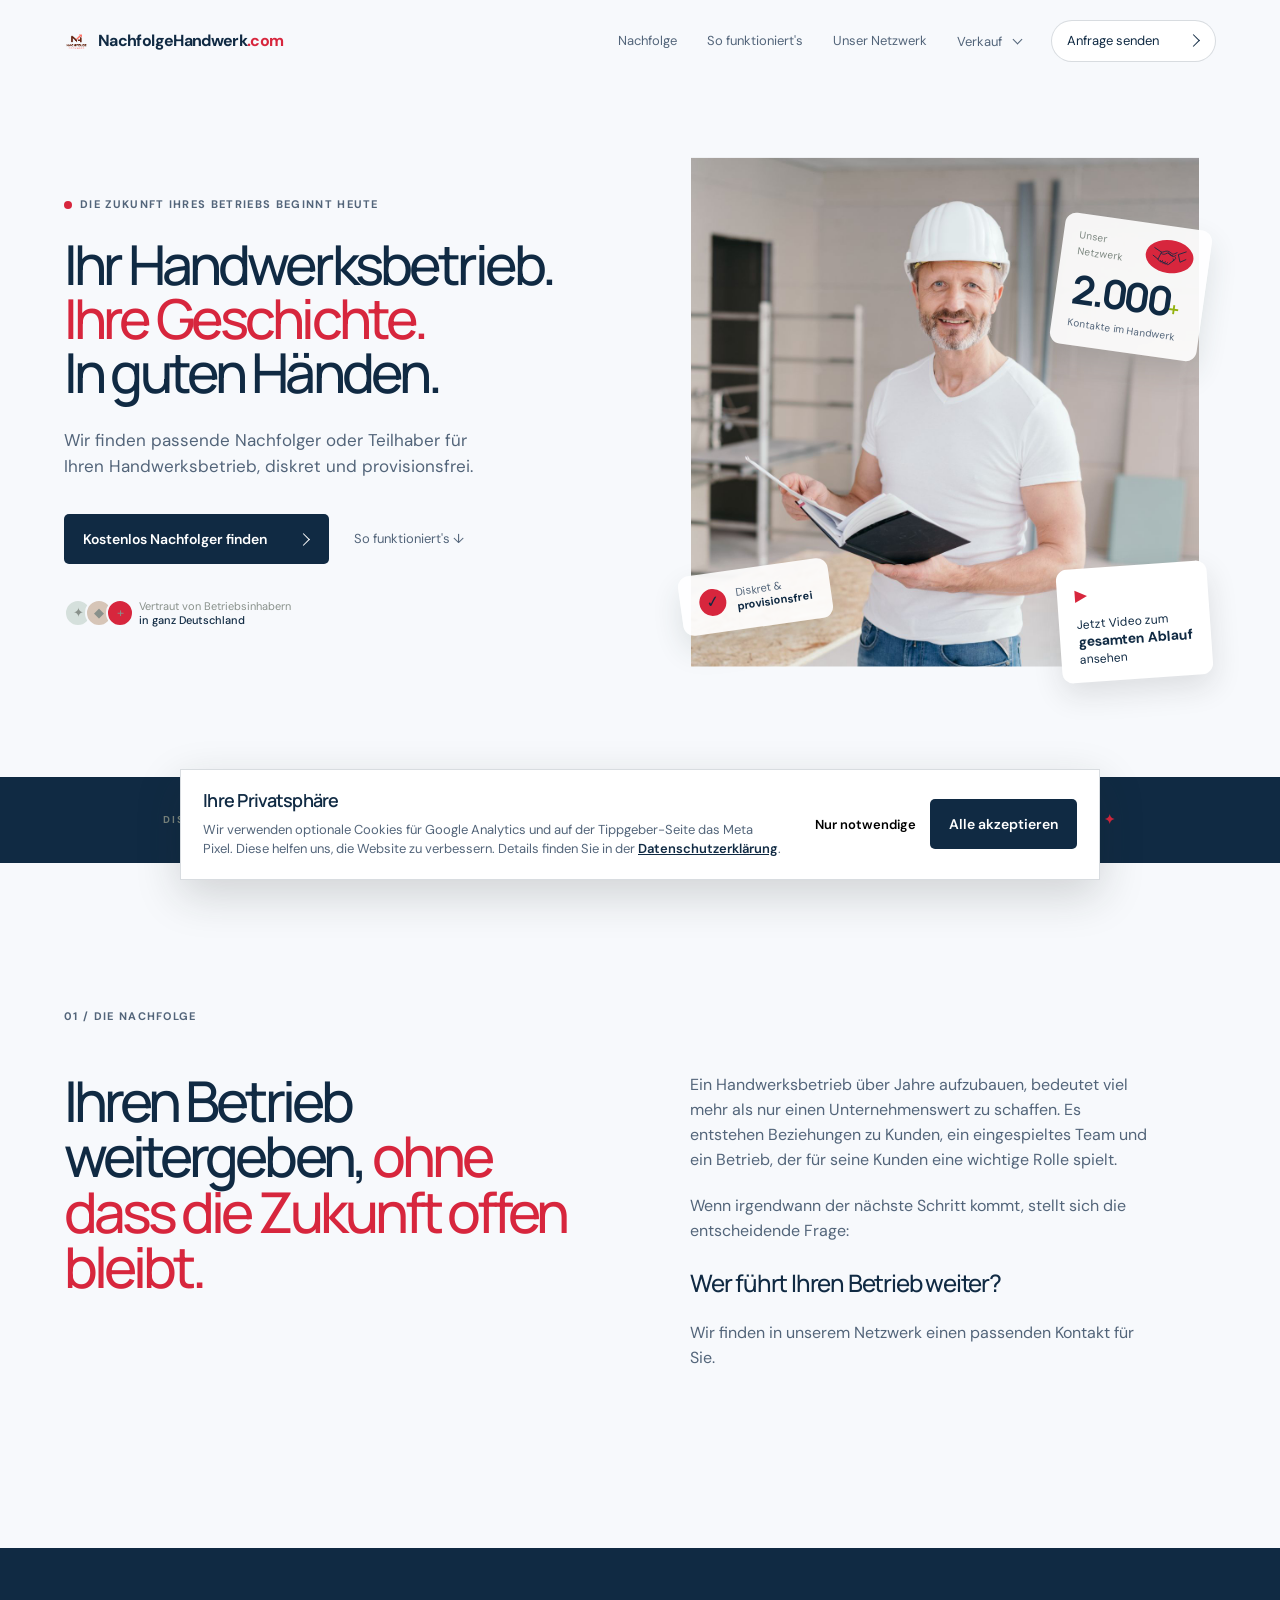
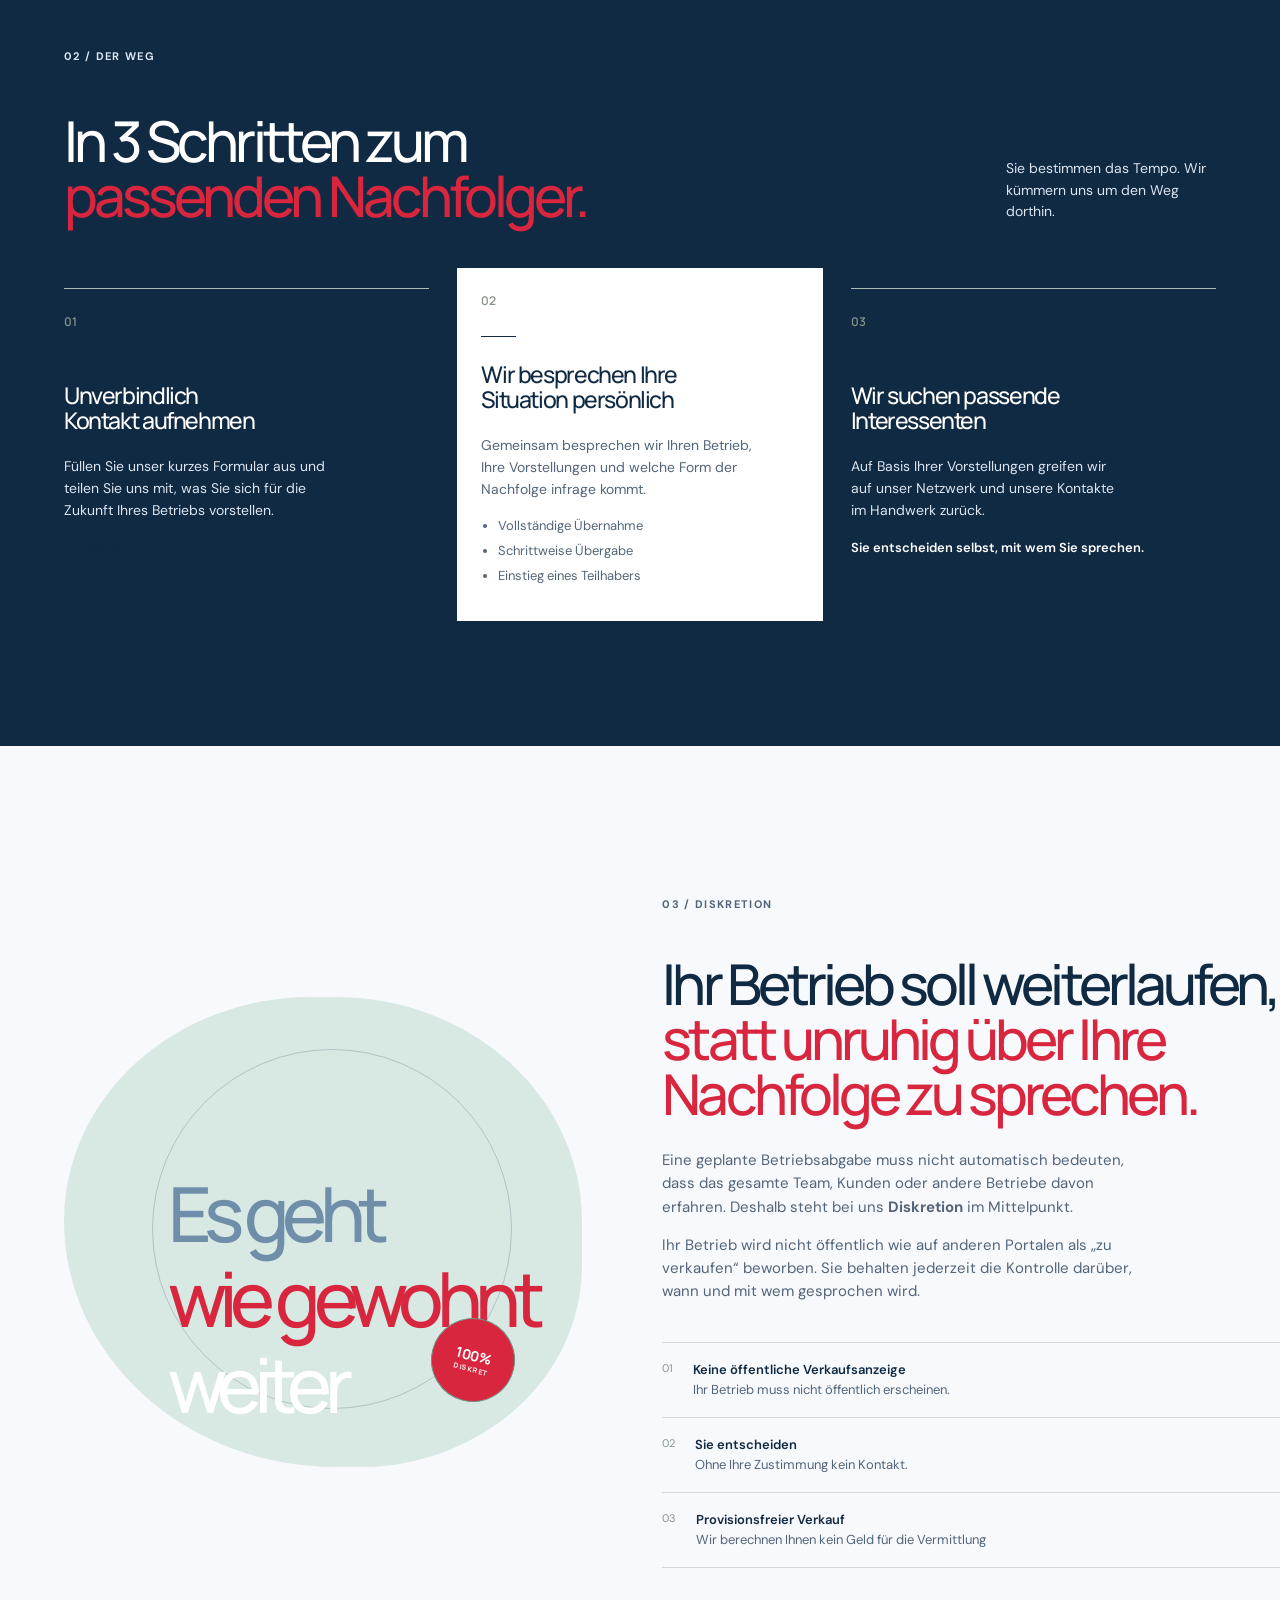
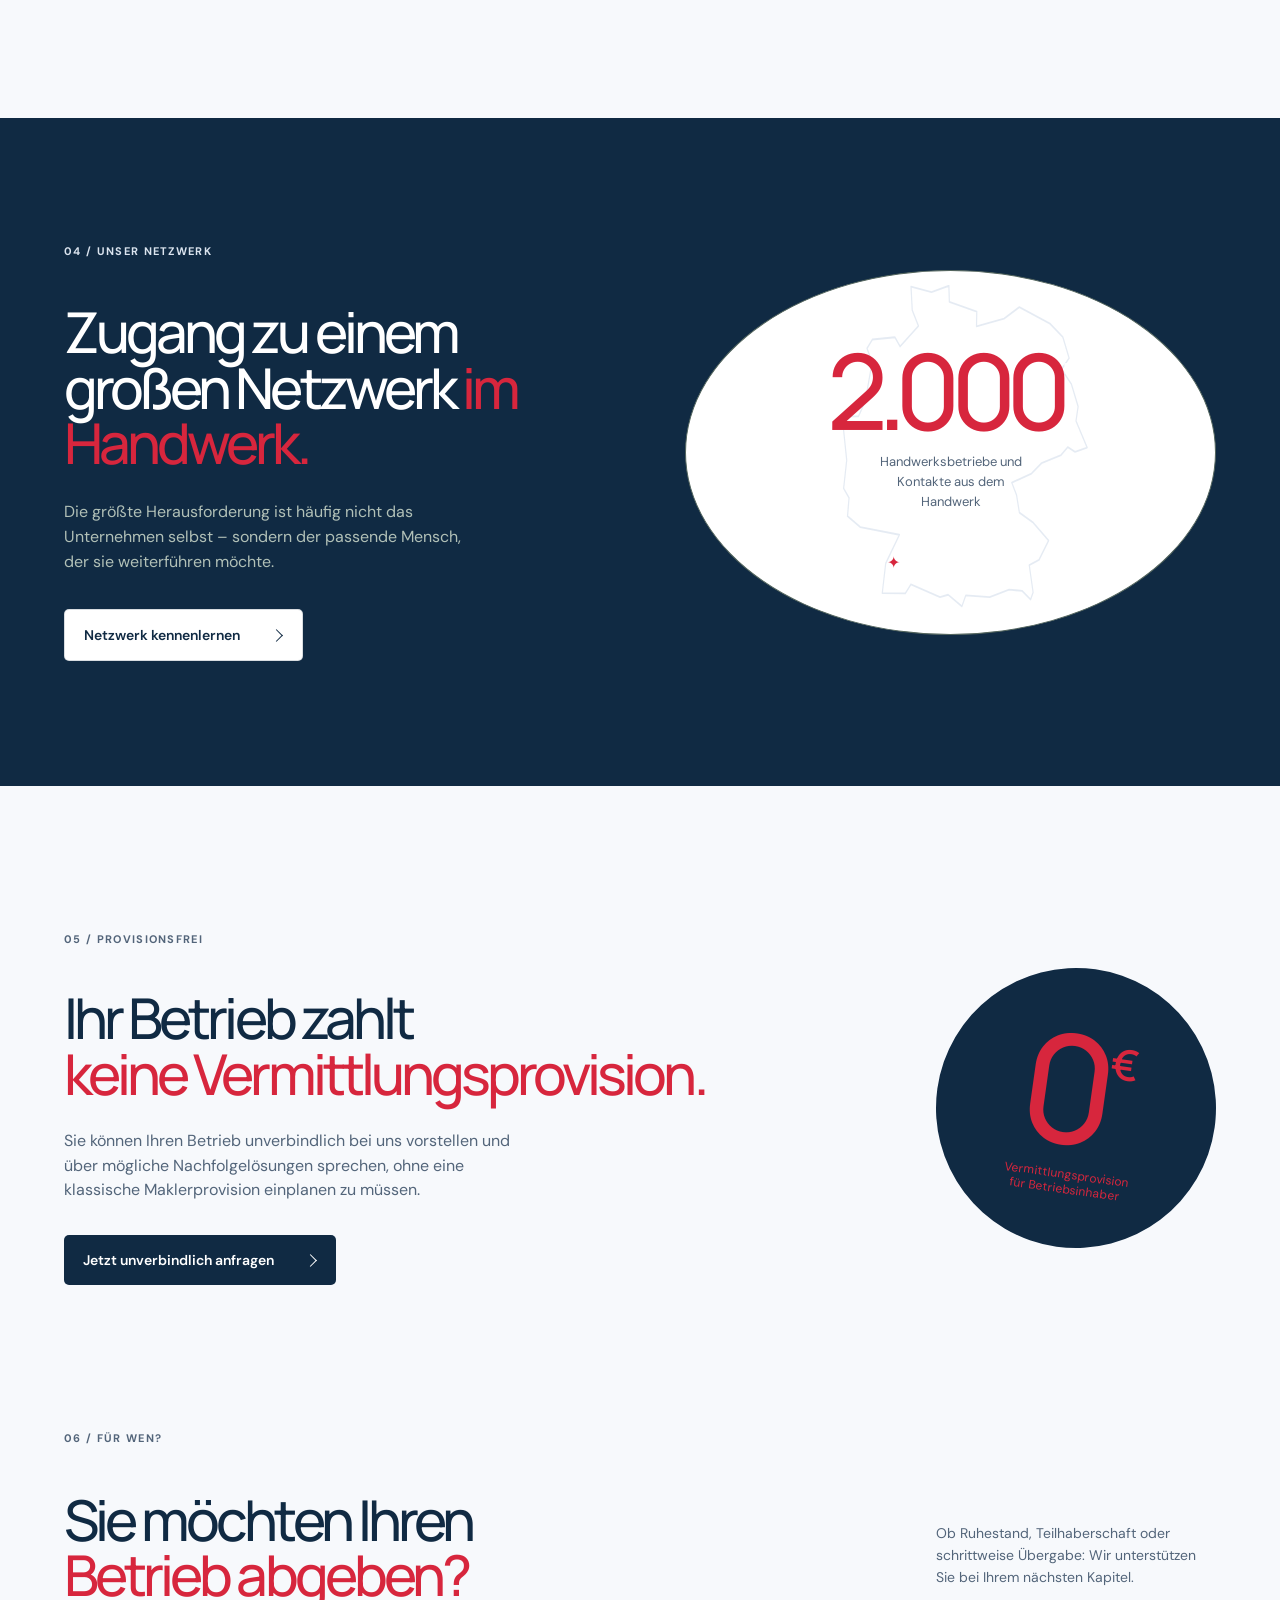
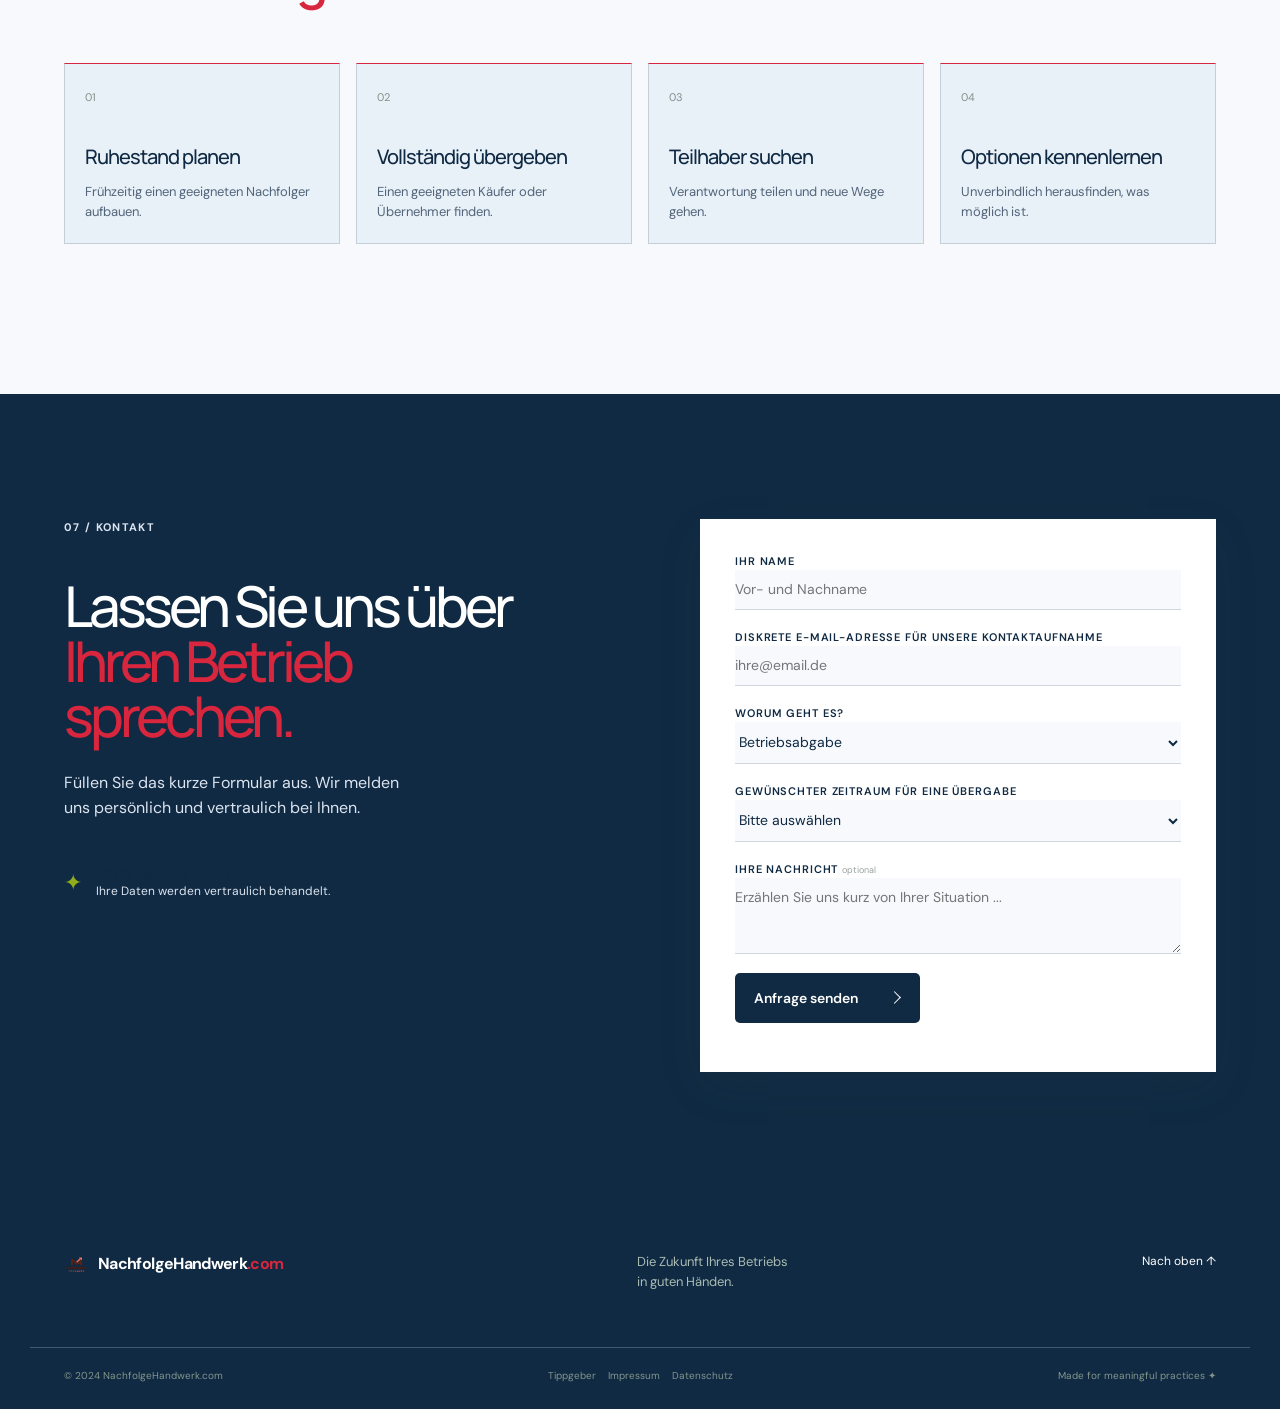
<file: index.html>
<!doctype html>
<html lang="de">
  <head>
    <meta charset="UTF-8" />
    <meta name="viewport" content="width=device-width, initial-scale=1.0" />
    <link rel="icon" type="image/png" href="assets/logo nachfolgehandwerk.com.png" />
    <link rel="apple-touch-icon" sizes="600x600" href="assets/logo nachfolgehandwerk.com.png" />
    <title>Handwerksbetrieb abgeben &amp; Nachfolger finden | NachfolgeHandwerk.com</title>
    <meta name="description" content="Handwerksbetrieb verkaufen oder Nachfolger finden: Diskret und provisionsfrei mit unserem Netzwerk aus über 2.000 Handwerksbetriebe in Deutschland." />
    <link rel="canonical" href="https://nachfolgehandwerk.com/" />
    <meta property="og:type" content="website" />
    <meta property="og:url" content="https://nachfolgehandwerk.com/" />
    <meta property="og:title" content="Handwerksbetrieb abgeben &amp; Nachfolger finden | NachfolgeHandwerk.com" />
    <meta property="og:description" content="Handwerksbetrieb verkaufen oder Nachfolger finden: Diskret und provisionsfrei mit unserem Netzwerk aus über 2.000 Handwerksbetriebe in Deutschland." />
    <meta property="og:image" content="https://nachfolgehandwerk.com/assets/logo%20nachfolgehandwerk.com.png" />
    <meta name="twitter:card" content="summary" />
    <meta name="twitter:title" content="Handwerksbetrieb abgeben &amp; Nachfolger finden | NachfolgeHandwerk.com" />
    <meta name="twitter:description" content="Handwerksbetrieb verkaufen oder Nachfolger finden: Diskret und provisionsfrei mit unserem Netzwerk aus über 2.000 Handwerksbetriebe in Deutschland." />
    <meta name="twitter:image" content="https://nachfolgehandwerk.com/assets/logo%20nachfolgehandwerk.com.png" />
    <meta name="theme-color" content="#102a43" />
    <script type="application/ld+json">
      {
        "@context": "https://schema.org",
        "@type": "Organization",
        "name": "NachfolgeHandwerk.com",
        "url": "https://nachfolgehandwerk.com/",
        "logo": "https://nachfolgehandwerk.com/assets/logo%20nachfolgehandwerk.com.png"
      }
    </script>
    <link rel="preconnect" href="https://fonts.googleapis.com" />
    <link rel="preconnect" href="https://fonts.gstatic.com" crossorigin />
    <link href="https://fonts.googleapis.com/css2?family=DM+Sans:wght@400;500;600;700&family=Manrope:wght@400;500;600;700;800&display=swap" rel="stylesheet" />
    <link rel="stylesheet" href="styles.css" />
  </head>
  <body class="home-page">
    <header class="site-header">
      <a class="logo" href="#top" aria-label="NachfolgeHandwerk.com Startseite"><img class="logo-image" src="assets/logo nachfolgehandwerk.com.png" alt="" /><span>NachfolgeHandwerk<span class="logo-dot">.com</span></span></a>
      <button class="menu-toggle" aria-label="Menü öffnen" aria-expanded="false"><span></span><span></span></button>
      <nav class="main-nav">
        <a href="#nachfolge">Nachfolge</a><a href="#ablauf">So funktioniert's</a><a href="#netzwerk">Unser Netzwerk</a>
        <div class="nav-dropdown">
          <button class="nav-dropdown-toggle" type="button" aria-expanded="false" aria-haspopup="true">Verkauf <span class="dropdown-chevron" aria-hidden="true"></span></button>
          <div class="nav-dropdown-menu"><a href="/betriebsverkauf/">Betriebsverkauf</a><a href="/handwerksbetrieb-verkaufen/">Handwerksbetrieb verkaufen</a><a href="/handwerksbetrieb-aufloesung/">Handwerksbetrieb Auflösung</a></div>
        </div>
        <a class="nav-cta" href="#kontakt">Anfrage senden <span class="button-arrow" aria-hidden="true"></span></a>
      </nav>
    </header>

    <main id="top">
      <section class="hero section-shell">
        <div class="hero-copy">
          <div class="eyebrow"><span class="eyebrow-dot"></span> Die Zukunft Ihres Betriebs beginnt heute</div>
          <h1>Ihr Handwerksbetrieb.<br /><em>Ihre Geschichte.</em><br />In guten Händen.</h1>
          <p class="hero-lead">Wir finden passende Nachfolger oder Teilhaber für Ihren Handwerksbetrieb, diskret und provisionsfrei.</p>
          <div class="hero-actions"><a class="button button-dark" href="#kontakt">Kostenlos Nachfolger finden <span class="button-arrow" aria-hidden="true"></span></a><a class="text-link" href="#ablauf">So funktioniert's <span>↓</span></a></div>
          <div class="trust-row"><div class="avatar-stack"><span>✦</span><span>◆</span><span>+</span></div><p>Vertraut von Betriebsinhabern<br /><strong>in ganz Deutschland</strong></p></div>
        </div>
         <div class="hero-art" aria-label="Handwerker bei der Arbeit">
           <div class="hero-video">
             <img src="assets/handwerker.jpg" alt="Handwerker bei der Arbeit" />
           </div>
          <div class="float-card card-reach"><span class="card-icon"><svg viewBox="0 0 300 190" aria-hidden="true"><g fill="none" stroke="currentColor" stroke-width="7" stroke-linecap="round" stroke-linejoin="round"><path d="M10 35 74 66 52 132 1 101M290 34 224 67 248 132 299 100"/><path d="M74 66c18 1 28-16 52-16 16 0 26 8 39 15 10 6 17 5 26-1l20-12"/><path d="m52 132 14 14c7 7 15 8 22 1l7-8"/><path d="m73 139 15 15c7 7 16 7 23 0l8-9"/><path d="m96 147 14 13c7 6 16 6 23-1l8-8"/><path d="m119 153 13 11c7 6 16 5 22-2l7-8"/><path d="M77 79c12 5 23 5 34-2l16-10c8-5 16-4 22 2l17 15c8 7 17 8 25 3l13-9"/><path d="M177 84c-10 3-19 1-27-5l-15-12"/><path d="m160 154 24-23c6-6 6-14 1-20"/><path d="m184 131 17-17c6-6 6-14 0-20"/></g></svg></span><small>Unser Netzwerk</small><strong>2.000<span>+</span></strong><p>Kontakte im Handwerk</p></div>
          <div class="float-card card-note"><span class="note-check">✓</span><p>Diskret &amp;<br /><strong>provisionsfrei</strong></p></div>
          <div class="float-card card-video"><span class="video-card-mark">▶</span><p>Jetzt Video zum<br /><strong>gesamten Ablauf</strong><br />ansehen</p></div>
         </div>
      </section>

      <section class="ticker"><div class="ticker-inner"><div class="ticker-group"><span>DISKRET</span><i>✦</i><span>PERSÖNLICH</span><i>✦</i><span>PROVISIONSFREI</span><i>✦</i><span>VERTRAUENSVOLL</span><i>✦</i></div><div class="ticker-group" aria-hidden="true"><span>DISKRET</span><i>✦</i><span>PERSÖNLICH</span><i>✦</i><span>PROVISIONSFREI</span><i>✦</i><span>VERTRAUENSVOLL</span><i>✦</i></div></div></section>

      <section class="intro section-shell" id="nachfolge">
        <div class="section-kicker">01 / Die Nachfolge</div>
        <div class="intro-grid"><h2>Ihren Betrieb weitergeben, <em>ohne dass die Zukunft offen bleibt.</em></h2><div class="intro-text"><p>Ein Handwerksbetrieb über Jahre aufzubauen, bedeutet viel mehr als nur einen Unternehmenswert zu schaffen. Es entstehen Beziehungen zu Kunden, ein eingespieltes Team und ein Betrieb, der für seine Kunden eine wichtige Rolle spielt.</p><p>Wenn irgendwann der nächste Schritt kommt, stellt sich die entscheidende Frage:</p><p class="question">Wer führt Ihren Betrieb weiter?</p><p class="intro-support">Wir finden in unserem Netzwerk einen passenden Kontakt für Sie.</p></div></div>
      </section>

      <section class="steps-section" id="ablauf"><div class="section-shell"><div class="section-kicker">02 / Der Weg</div><div class="section-heading"><h2>In 3 Schritten zum<br /><em>passenden Nachfolger.</em></h2><p>Sie bestimmen das Tempo. Wir kümmern uns um den Weg dorthin.</p></div><div class="steps-grid">
         <article class="step"><span class="step-number">01</span><div class="step-line"></div><h3>Unverbindlich<br />Kontakt aufnehmen</h3><p>Füllen Sie unser kurzes Formular aus und teilen Sie uns mit, was Sie sich für die Zukunft Ihres Betriebs vorstellen.</p><a class="step-link" href="#kontakt">Anfrage starten <span class="step-arrow" aria-hidden="true"></span></a></article>
        <article class="step featured-step"><span class="step-number">02</span><div class="step-line"></div><h3>Wir besprechen Ihre<br />Situation persönlich</h3><p>Gemeinsam besprechen wir Ihren Betrieb, Ihre Vorstellungen und welche Form der Nachfolge infrage kommt.</p><ul><li>Vollständige Übernahme</li><li>Schrittweise Übergabe</li><li>Einstieg eines Teilhabers</li></ul></article>
        <article class="step"><span class="step-number">03</span><div class="step-line"></div><h3>Wir suchen passende<br />Interessenten</h3><p>Auf Basis Ihrer Vorstellungen greifen wir auf unser Netzwerk und unsere Kontakte im Handwerk zurück.</p><strong>Sie entscheiden selbst, mit wem Sie sprechen.</strong></article>
      </div></div></section>

       <section class="discretion section-shell"><div class="discretion-visual"><div class="visual-ring"></div><div class="visual-word">Es geht<br /><em>wie gewohnt <span>weiter</span></em></div><div class="visual-stamp">100%<br /><small>DISKRET</small></div></div><div class="discretion-copy"><div class="section-kicker">03 / Diskretion</div><h2>Ihr Betrieb soll weiterlaufen, <em>statt unruhig über Ihre Nachfolge zu sprechen.</em></h2><p>Eine geplante Betriebsabgabe muss nicht automatisch bedeuten, dass das gesamte Team, Kunden oder andere Betriebe davon erfahren. Deshalb steht bei uns <strong>Diskretion</strong> im Mittelpunkt.</p><p>Ihr Betrieb wird nicht öffentlich wie auf anderen Portalen als „zu verkaufen“ beworben. Sie behalten jederzeit die Kontrolle darüber, wann und mit wem gesprochen wird.</p><div class="benefit-list"><div><span>01</span><p><strong>Keine öffentliche Verkaufsanzeige</strong><br />Ihr Betrieb muss nicht öffentlich erscheinen.</p></div><div><span>02</span><p><strong>Sie entscheiden</strong><br />Ohne Ihre Zustimmung kein Kontakt.</p></div><div><span>03</span><p><strong>Provisionsfreier Verkauf</strong><br />Wir berechnen Ihnen kein Geld für die Vermittlung</p></div></div></div></section>

      <section class="network-section" id="netzwerk"><div class="section-shell network-grid"><div><div class="section-kicker">04 / Unser Netzwerk</div><h2>Zugang zu einem großen Netzwerk <em>im Handwerk.</em></h2><p>Die größte Herausforderung ist häufig nicht das Unternehmen selbst – sondern der passende Mensch, der sie weiterführen möchte.</p><a class="button button-light" href="#kontakt">Netzwerk kennenlernen <span class="button-arrow" aria-hidden="true"></span></a></div><div class="network-stat"><svg class="germany-map" viewBox="5 47 6.5 8" aria-hidden="true"><path transform="translate(1.75 102) scale(.65 -1)" d="M9.921906 54.983104 9.93958 54.596642 10.950112 54.363607 10.939467 54.008693 11.956252 54.196486 12.51844 54.470371 13.647467 54.075511 14.119686 53.757029 14.353315 53.248171 14.074521 52.981263 14.4376 52.62485 14.685026 52.089947 14.607098 51.745188 15.016996 51.106674 14.570718 51.002339 14.307013 51.117268 14.056228 50.926918 13.338132 50.733234 12.966837 50.484076 12.240111 50.266338 12.415191 49.969121 12.521024 49.547415 13.031329 49.307068 13.595946 48.877172 13.243357 48.416115 12.884103 48.289146 13.025851 47.637584 12.932627 47.467646 12.62076 47.672388 12.141357 47.703083 11.426414 47.523766 10.544504 47.566399 10.402084 47.302488 9.896068 47.580197 9.594226 47.525058 8.522612 47.830828 8.317301 47.61358 7.466759 47.620582 7.593676 48.333019 8.099279 49.017784 6.65823 49.201958 6.18632 49.463803 6.242751 49.902226 6.043073 50.128052 6.156658 50.803721 5.988658 51.851616 6.589397 51.852029 6.84287 52.22844 7.092053 53.144043 6.90514 53.482162 7.100425 53.693932 7.936239 53.748296 8.121706 53.527792 8.800734 54.020786 8.572118 54.395646 8.526229 54.962744 9.282049 54.830865Z" /></svg><div class="stat-number">2.000<span>+</span></div><p>Handwerksbetriebe und Kontakte aus dem Handwerk</p><div class="stat-paw">✦</div></div></div></section>

      <section class="free-section section-shell"><div class="free-copy"><div class="section-kicker">05 / Provisionsfrei</div><h2>Ihr Betrieb zahlt<br /><em>keine Vermittlungsprovision.</em></h2><p>Sie können Ihren Betrieb unverbindlich bei uns vorstellen und über mögliche Nachfolgelösungen sprechen, ohne eine klassische Maklerprovision einplanen zu müssen.</p><a class="button button-dark" href="#kontakt">Jetzt unverbindlich anfragen <span class="button-arrow" aria-hidden="true"></span></a></div><div class="free-number"><span>0</span><small>€</small><p>Vermittlungsprovision<br />für Betriebsinhaber</p></div></section>

      <section class="audience section-shell"><div class="section-kicker">06 / Für wen?</div><div class="audience-heading"><h2>Sie möchten Ihren<br /><em>Betrieb abgeben?</em></h2><p>Ob Ruhestand, Teilhaberschaft oder schrittweise Übergabe: Wir unterstützen Sie bei Ihrem nächsten Kapitel.</p></div><div class="audience-cards"><article><span>01</span><h3>Ruhestand planen</h3><p>Frühzeitig einen geeigneten Nachfolger aufbauen.</p></article><article><span>02</span><h3>Vollständig übergeben</h3><p>Einen geeigneten Käufer oder Übernehmer finden.</p></article><article><span>03</span><h3>Teilhaber suchen</h3><p>Verantwortung teilen und neue Wege gehen.</p></article><article><span>04</span><h3>Optionen kennenlernen</h3><p>Unverbindlich herausfinden, was möglich ist.</p></article></div></section>

      <section class="contact-section" id="kontakt"><div class="section-shell contact-grid"><div><div class="section-kicker">07 / Kontakt</div><h2>Lassen Sie uns über<br /><em>Ihren Betrieb sprechen.</em></h2><p>Füllen Sie das kurze Formular aus. Wir melden uns persönlich und vertraulich bei Ihnen.</p><div class="contact-note"><span>✦</span><p><strong>100 % kostenlos &amp; unverbindlich</strong><br />Ihre Daten werden vertraulich behandelt.</p></div></div><form id="request-form"><label>Ihr Name<input required type="text" name="name" placeholder="Vor- und Nachname" /></label><label>Diskrete E-Mail-Adresse für unsere Kontaktaufnahme<input required type="email" name="email" placeholder="ihre@email.de" /></label><label>Worum geht es?<select name="topic"><option>Betriebsabgabe</option><option>Nachfolger suchen</option><option>Teilhaber finden</option><option>Erstberatung</option></select></label><label>Gewünschter Zeitraum für eine Übergabe<select name="handover-period"><option value="">Bitte auswählen</option><option>Innerhalb der nächsten 12 Monate</option><option>In 1 bis 3 Jahren</option><option>In mehr als 3 Jahren</option><option>Noch offen</option></select></label><label>Ihre Nachricht <span class="optional">optional</span><textarea name="message" rows="3" placeholder="Erzählen Sie uns kurz von Ihrer Situation ..."></textarea></label><button class="button button-dark" type="submit">Anfrage senden <span class="button-arrow" aria-hidden="true"></span></button><p class="form-status" aria-live="polite"></p></form></div></section>
    </main>
    <footer class="site-footer"><div class="section-shell footer-top"><a class="logo" href="#top"><img class="logo-image" src="assets/logo nachfolgehandwerk.com.png" alt="" /><span>NachfolgeHandwerk<span class="logo-dot">.com</span></span></a><p>Die Zukunft Ihres Betriebs<br />in guten Händen.</p><a class="back-top" href="#top">Nach oben ↑</a></div><div class="section-shell footer-bottom"><span>© 2024 NachfolgeHandwerk.com</span><span><a href="/tippgeber">Tippgeber</a> &nbsp;&nbsp; <a href="impressum.html">Impressum</a> &nbsp;&nbsp; <a href="datenschutz.html">Datenschutz</a></span><span>Made for meaningful practices ✦</span></div></footer>
    <script src="script.js"></script>
  </body>
</html>
</file>
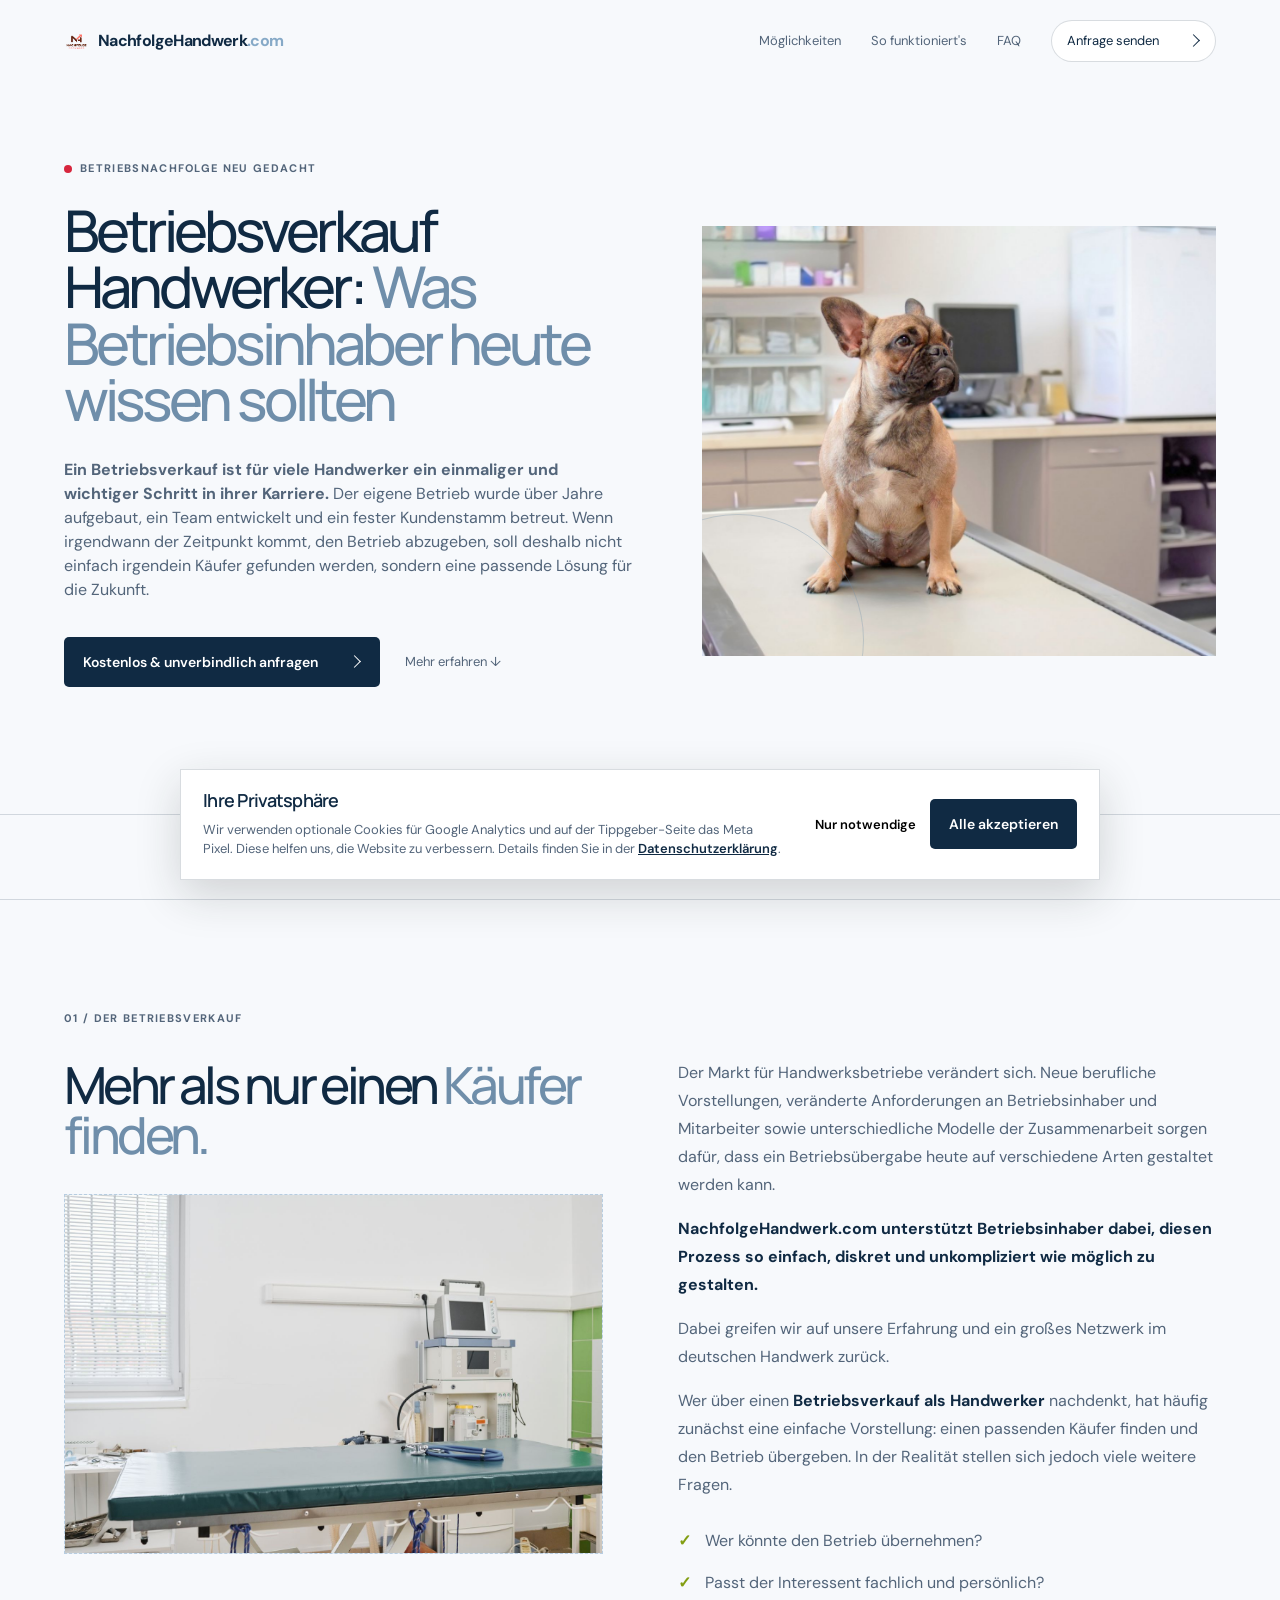
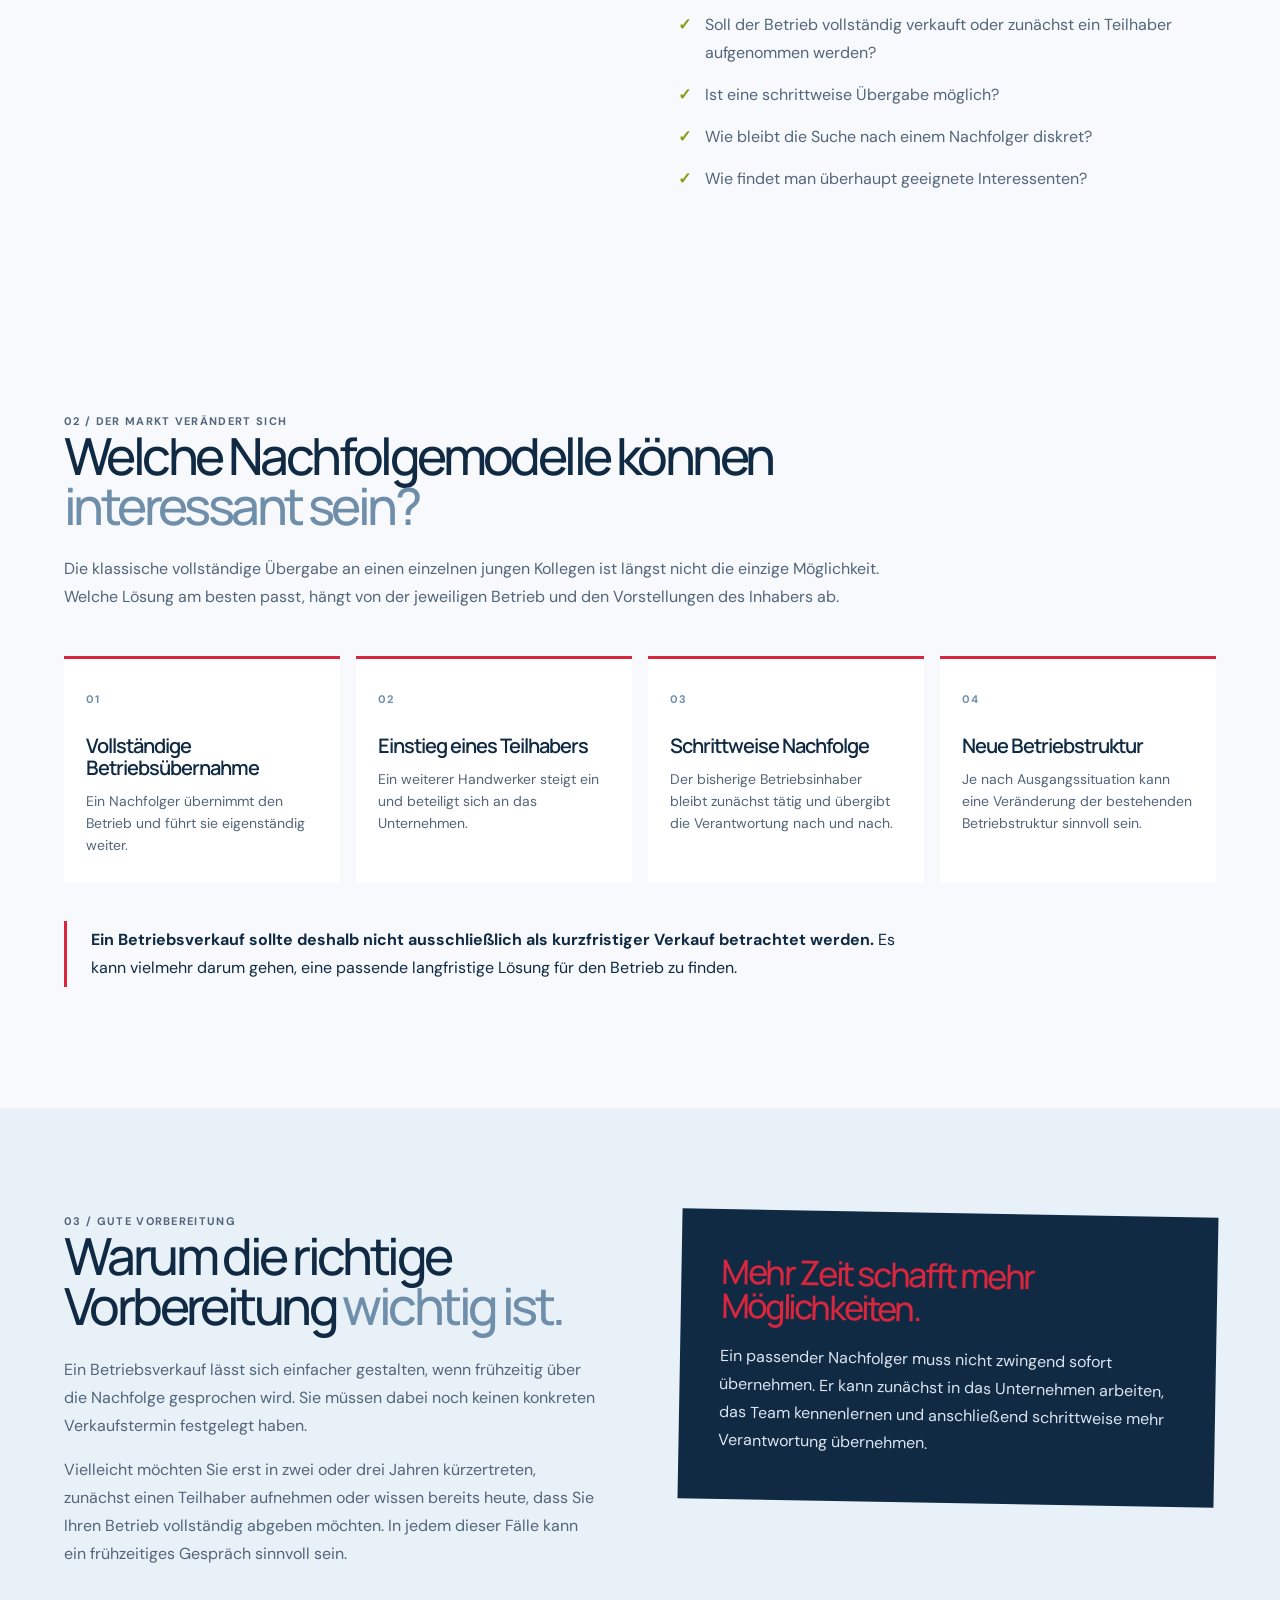
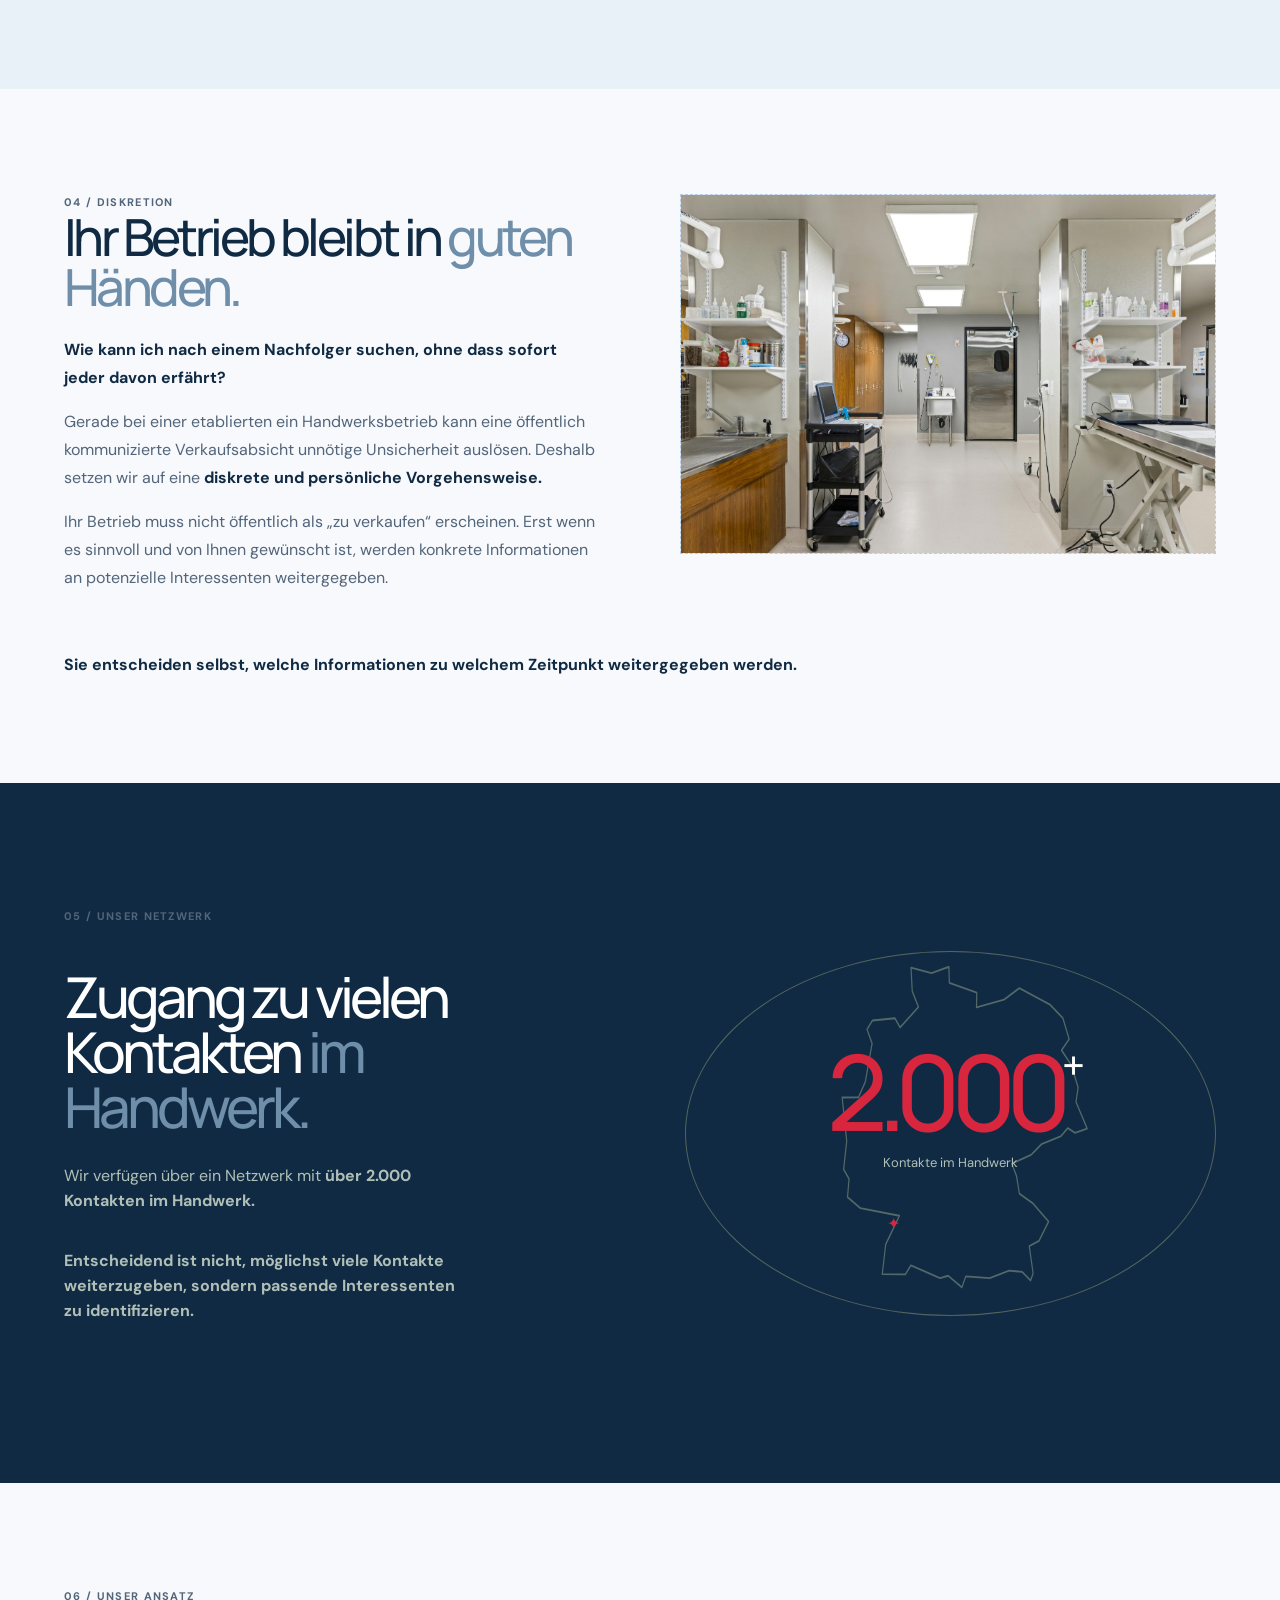
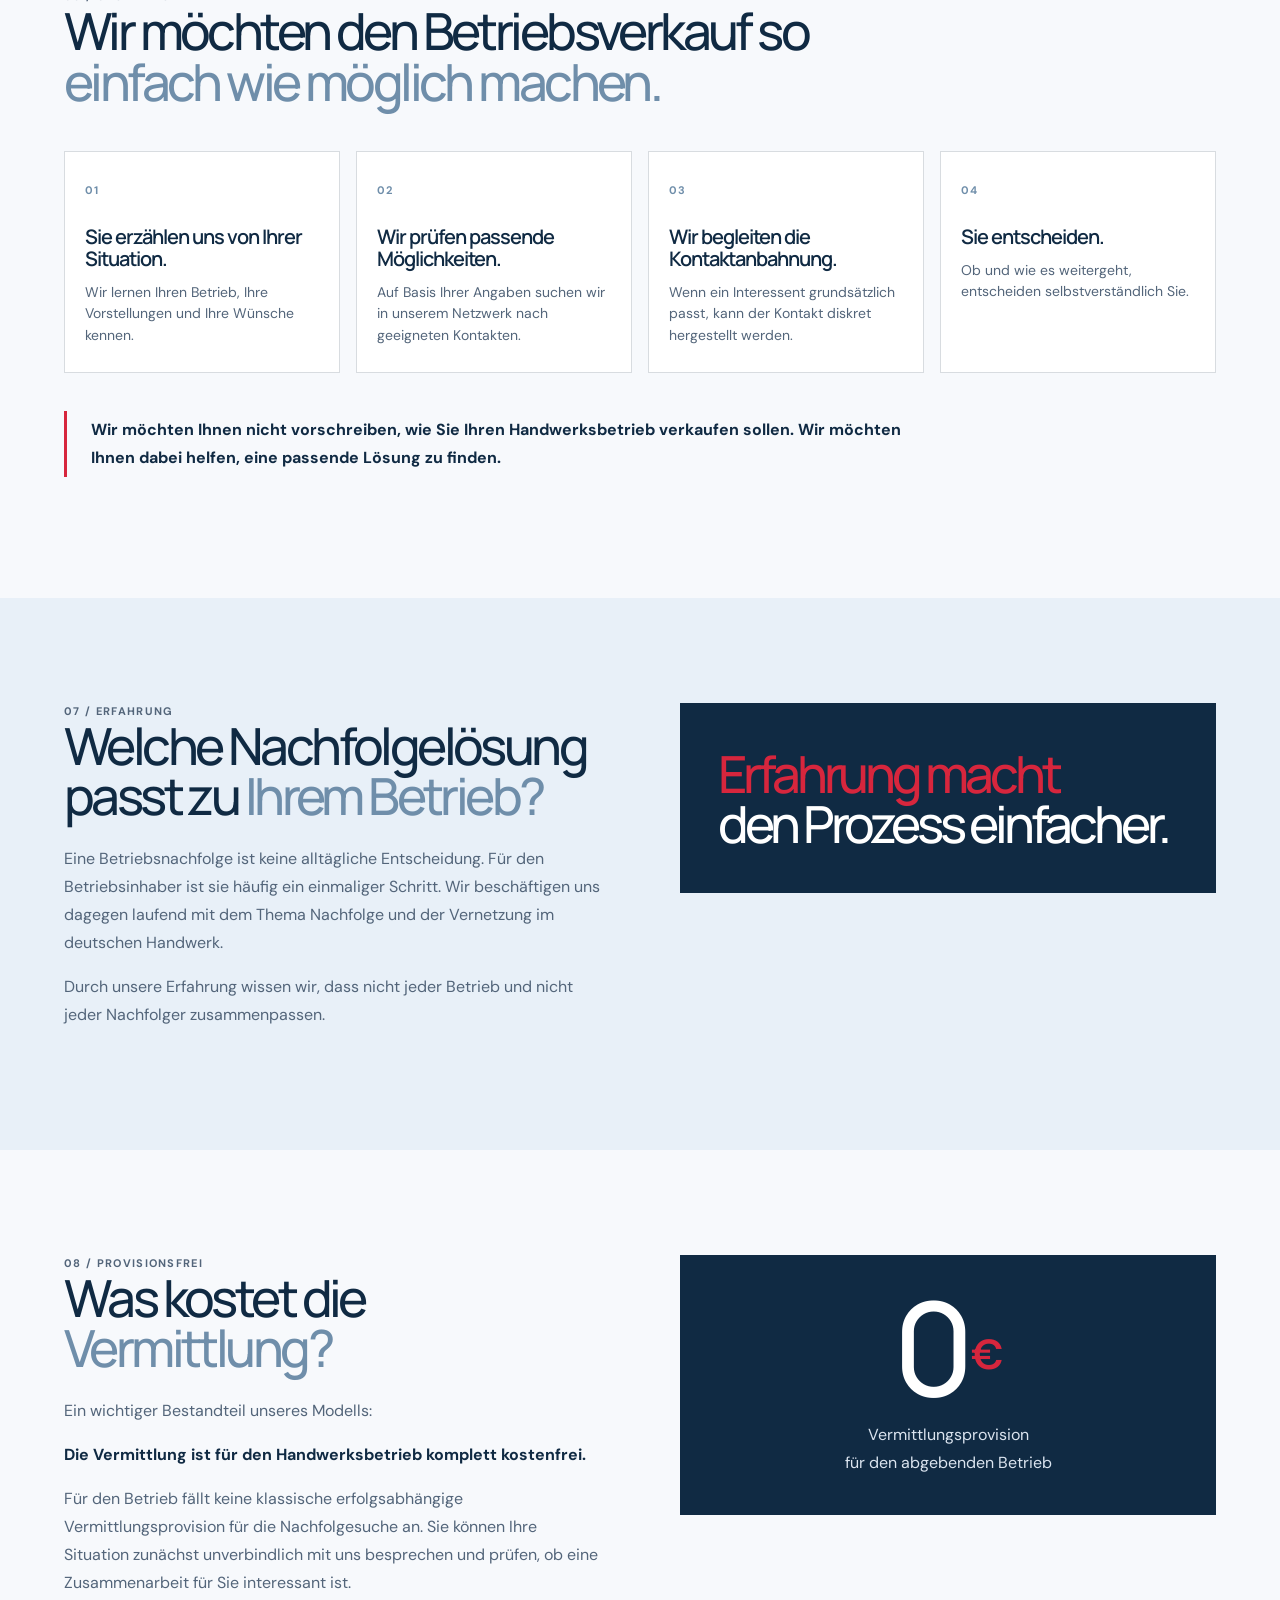
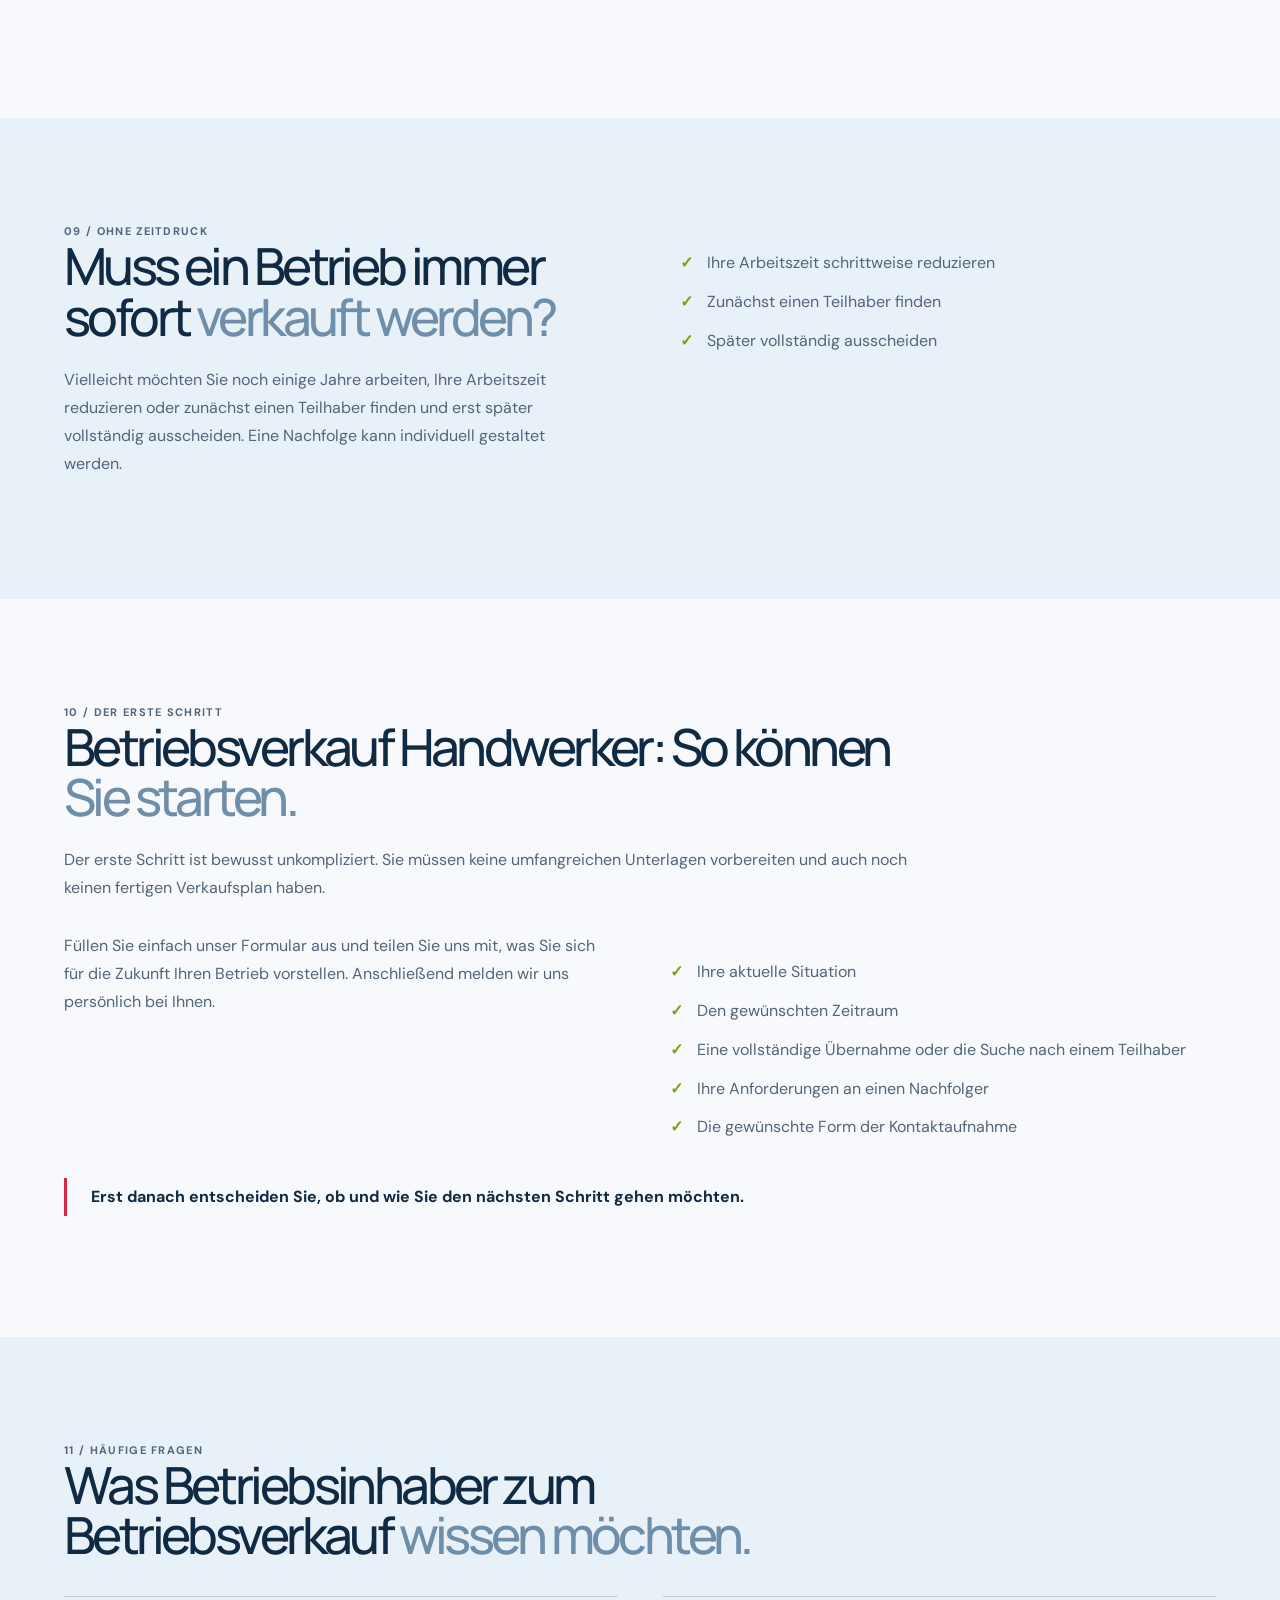
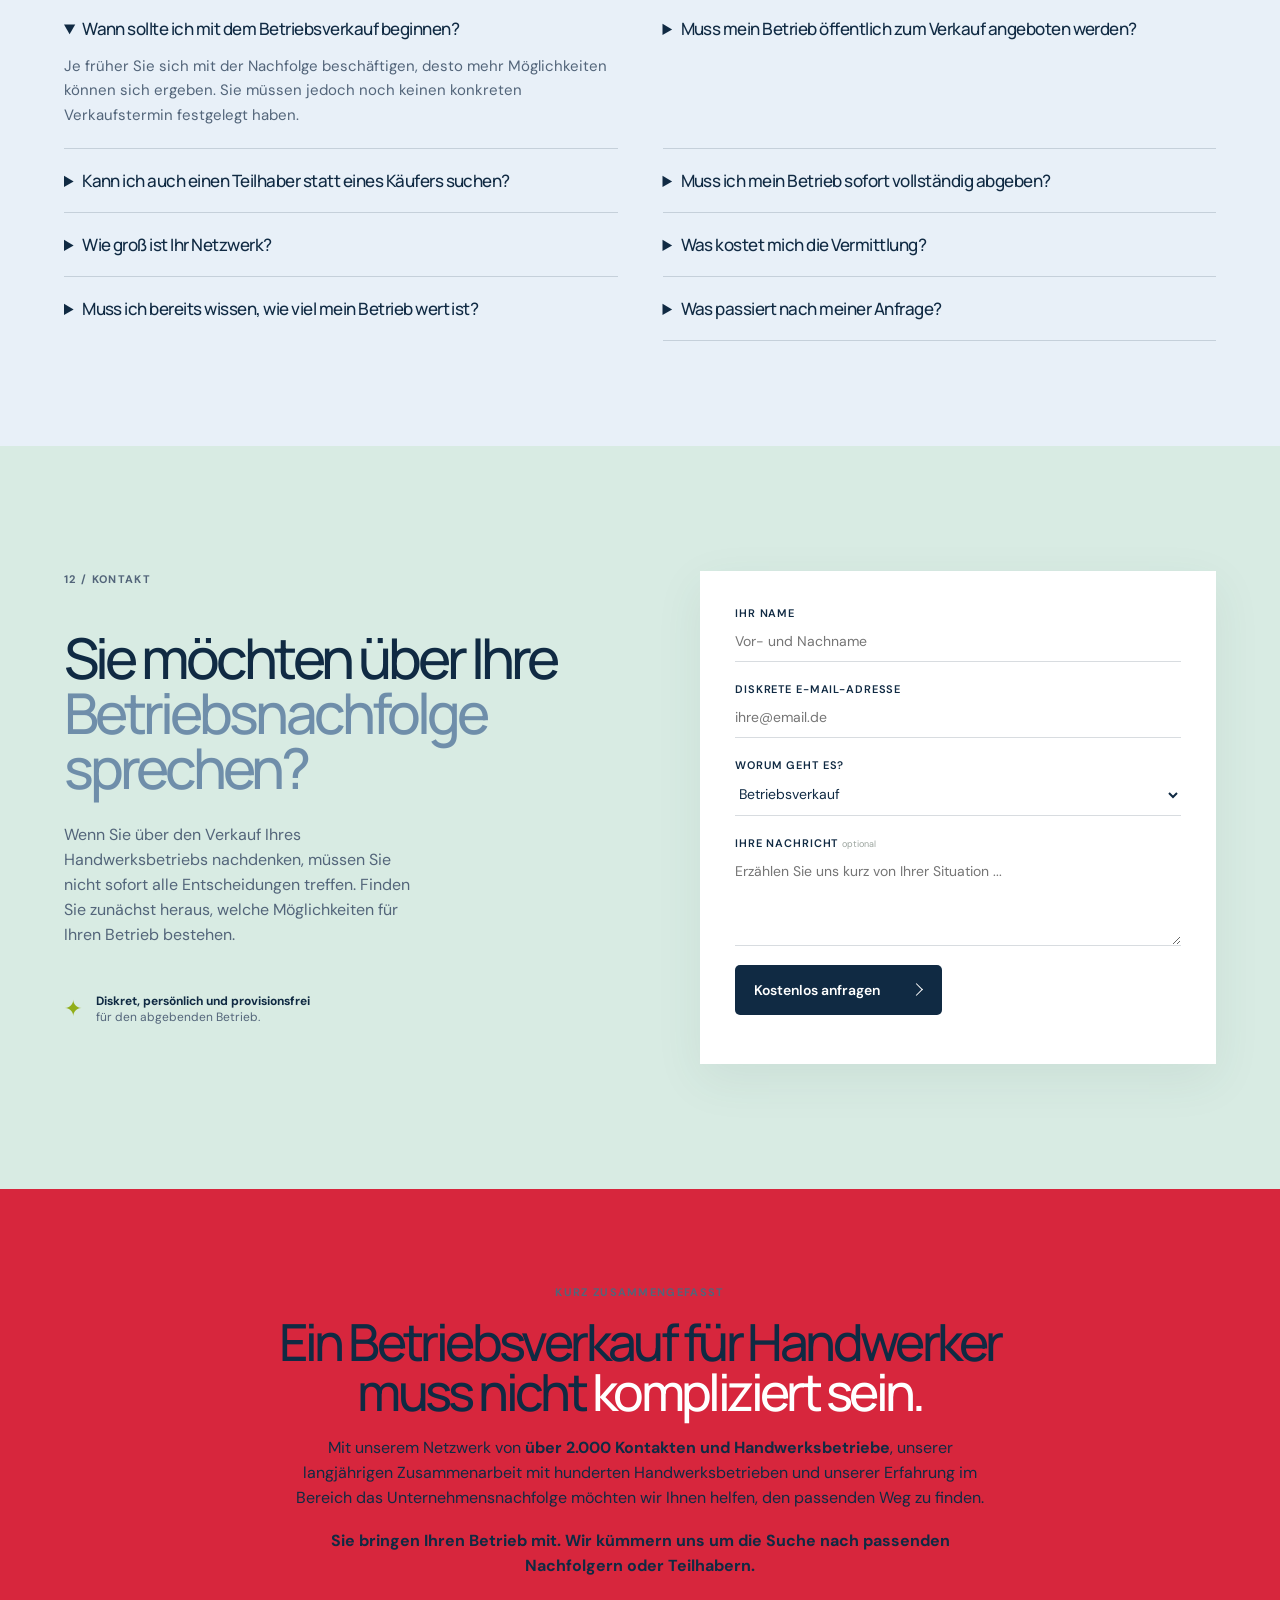
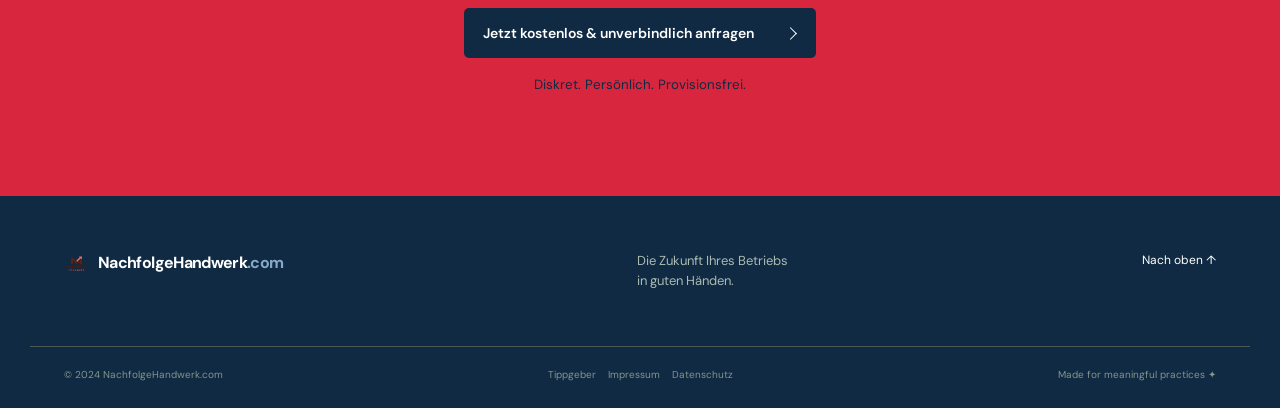
<file: betriebsverkauf/index.html>
<!doctype html>
<html lang="de">
  <head>
    <meta charset="UTF-8" />
    <meta name="viewport" content="width=device-width, initial-scale=1.0" />
    <link rel="icon" type="image/png" href="../assets/logo nachfolgehandwerk.com.png" />
    <link rel="apple-touch-icon" href="../assets/logo nachfolgehandwerk.com.png" />
    <title>Betriebsverkauf Handwerker: Betriebsnachfolge diskret gestalten | NachfolgeHandwerk.com</title>
    <meta name="description" content="Betriebsverkauf für Handwerker: NachfolgeHandwerk.com unterstützt Betriebsinhaber diskret, persönlich und provisionsfrei bei der Suche nach Nachfolgern oder Teilhabern." />
    <link rel="preconnect" href="https://fonts.googleapis.com" />
    <link rel="preconnect" href="https://fonts.gstatic.com" crossorigin />
    <link href="https://fonts.googleapis.com/css2?family=DM+Sans:wght@400;500;600;700&family=Manrope:wght@400;500;600;700;800&display=swap" rel="stylesheet" />
    <link rel="stylesheet" href="../styles.css" />
  </head>
  <body class="sale-page">
    <header class="site-header">
      <a class="logo" href="../index.html#top" aria-label="NachfolgeHandwerk.com Startseite"><img class="logo-image" src="../assets/logo nachfolgehandwerk.com.png" alt="" /><span>NachfolgeHandwerk<span class="logo-dot">.com</span></span></a>
      <button class="menu-toggle" aria-label="Menü öffnen" aria-expanded="false"><span></span><span></span></button>
      <nav class="main-nav">
        <a href="#modelle">Möglichkeiten</a><a href="#ablauf">So funktioniert's</a><a href="#faq">FAQ</a>
        <a class="nav-cta" href="#kontakt">Anfrage senden <span class="button-arrow" aria-hidden="true"></span></a>
      </nav>
    </header>

    <main id="top">
      <section class="sale-hero section-shell">
        <div>
          <div class="eyebrow"><span class="eyebrow-dot"></span> Betriebsnachfolge neu gedacht</div>
          <h1>Betriebsverkauf Handwerker: <em>Was Betriebsinhaber heute wissen sollten</em></h1>
          <p class="hero-lead"><strong>Ein Betriebsverkauf ist für viele Handwerker ein einmaliger und wichtiger Schritt in ihrer Karriere.</strong> Der eigene Betrieb wurde über Jahre aufgebaut, ein Team entwickelt und ein fester Kundenstamm betreut. Wenn irgendwann der Zeitpunkt kommt, den Betrieb abzugeben, soll deshalb nicht einfach irgendein Käufer gefunden werden, sondern eine passende Lösung für die Zukunft.</p>
          <div class="hero-actions"><a class="button button-dark" href="#kontakt">Kostenlos &amp; unverbindlich anfragen <span class="button-arrow" aria-hidden="true"></span></a><a class="text-link" href="#betriebverkauf">Mehr erfahren <span>↓</span></a></div>
        </div>
        <div class="sale-hero-visual" data-image-placeholder="hero-betriebbild">
          <img src="../assets/Handwerksbetrieb%20Nachfolger%201.jpg" alt="Handwerksbetrieb mit möglichem Nachfolger" />
        </div>
      </section>

      <section class="ticker"><div class="ticker-inner"><div class="ticker-group"><span>DISKRET</span><i>✦</i><span>PERSÖNLICH</span><i>✦</i><span>PROVISIONSFREI</span><i>✦</i><span>VERTRAUENSVOLL</span></div><div class="ticker-group" aria-hidden="true"><span>DISKRET</span><i>✦</i><span>PERSÖNLICH</span><i>✦</i><span>PROVISIONSFREI</span><i>✦</i><span>VERTRAUENSVOLL</span></div></div></section>

      <section class="sale-intro section-shell" id="betriebverkauf">
        <div class="section-kicker">01 / Der Betriebsverkauf</div>
        <div class="sale-intro-grid"><div><h2>Mehr als nur einen <em>Käufer finden.</em></h2><div class="sale-photo-placeholder" data-image-placeholder="intro-betriebbild"><img src="../assets/Handwerksbetrieb%20bild.jpg" alt="Einblick in ein Handwerksbetrieb" /></div></div><div class="sale-copy"><p>Der Markt für Handwerksbetriebe verändert sich. Neue berufliche Vorstellungen, veränderte Anforderungen an Betriebsinhaber und Mitarbeiter sowie unterschiedliche Modelle der Zusammenarbeit sorgen dafür, dass ein Betriebsübergabe heute auf verschiedene Arten gestaltet werden kann.</p><p><strong>NachfolgeHandwerk.com unterstützt Betriebsinhaber dabei, diesen Prozess so einfach, diskret und unkompliziert wie möglich zu gestalten.</strong></p><p>Dabei greifen wir auf unsere Erfahrung und ein großes Netzwerk im deutschen Handwerk zurück.</p><p>Wer über einen <strong>Betriebsverkauf als Handwerker</strong> nachdenkt, hat häufig zunächst eine einfache Vorstellung: einen passenden Käufer finden und den Betrieb übergeben. In der Realität stellen sich jedoch viele weitere Fragen.</p><ul class="sale-list"><li>Wer könnte den Betrieb übernehmen?</li><li>Passt der Interessent fachlich und persönlich?</li><li>Soll der Betrieb vollständig verkauft oder zunächst ein Teilhaber aufgenommen werden?</li><li>Ist eine schrittweise Übergabe möglich?</li><li>Wie bleibt die Suche nach einem Nachfolger diskret?</li><li>Wie findet man überhaupt geeignete Interessenten?</li></ul></div></div>
      </section>

      <section class="sale-section" id="modelle"><div class="section-shell"><div class="section-kicker">02 / Der Markt verändert sich</div><h2>Welche Nachfolgemodelle können <em>interessant sein?</em></h2><p>Die klassische vollständige Übergabe an einen einzelnen jungen Kollegen ist längst nicht die einzige Möglichkeit. Welche Lösung am besten passt, hängt von der jeweiligen Betrieb und den Vorstellungen des Inhabers ab.</p><div class="sale-options"><article><span>01</span><h3>Vollständige Betriebsübernahme</h3><p>Ein Nachfolger übernimmt den Betrieb und führt sie eigenständig weiter.</p></article><article><span>02</span><h3>Einstieg eines Teilhabers</h3><p>Ein weiterer Handwerker steigt ein und beteiligt sich an das Unternehmen.</p></article><article><span>03</span><h3>Schrittweise Nachfolge</h3><p>Der bisherige Betriebsinhaber bleibt zunächst tätig und übergibt die Verantwortung nach und nach.</p></article><article><span>04</span><h3>Neue Betriebstruktur</h3><p>Je nach Ausgangssituation kann eine Veränderung der bestehenden Betriebstruktur sinnvoll sein.</p></article></div><p class="sale-highlight"><strong>Ein Betriebsverkauf sollte deshalb nicht ausschließlich als kurzfristiger Verkauf betrachtet werden.</strong> Es kann vielmehr darum gehen, eine passende langfristige Lösung für den Betrieb zu finden.</p></div></section>

      <section class="sale-section sale-muted"><div class="section-shell sale-two-col"><div><div class="section-kicker">03 / Gute Vorbereitung</div><h2>Warum die richtige Vorbereitung <em>wichtig ist.</em></h2><p>Ein Betriebsverkauf lässt sich einfacher gestalten, wenn frühzeitig über die Nachfolge gesprochen wird. Sie müssen dabei noch keinen konkreten Verkaufstermin festgelegt haben.</p><p>Vielleicht möchten Sie erst in zwei oder drei Jahren kürzertreten, zunächst einen Teilhaber aufnehmen oder wissen bereits heute, dass Sie Ihren Betrieb vollständig abgeben möchten. In jedem dieser Fälle kann ein frühzeitiges Gespräch sinnvoll sein.</p></div><div class="sale-callout"><h3>Mehr Zeit schafft mehr Möglichkeiten.</h3><p>Ein passender Nachfolger muss nicht zwingend sofort übernehmen. Er kann zunächst in das Unternehmen arbeiten, das Team kennenlernen und anschließend schrittweise mehr Verantwortung übernehmen.</p></div></div></section>

      <section class="sale-section"><div class="section-shell sale-two-col"><div><div class="section-kicker">04 / Diskretion</div><h2>Ihr Betrieb bleibt in <em>guten Händen.</em></h2><p><strong>Wie kann ich nach einem Nachfolger suchen, ohne dass sofort jeder davon erfährt?</strong></p><p>Gerade bei einer etablierten ein Handwerksbetrieb kann eine öffentlich kommunizierte Verkaufsabsicht unnötige Unsicherheit auslösen. Deshalb setzen wir auf eine <strong>diskrete und persönliche Vorgehensweise.</strong></p><p>Ihr Betrieb muss nicht öffentlich als „zu verkaufen“ erscheinen. Erst wenn es sinnvoll und von Ihnen gewünscht ist, werden konkrete Informationen an potenzielle Interessenten weitergegeben.</p></div><div class="sale-photo-placeholder tall" data-image-placeholder="discretion-betriebbild"><img src="../assets/verkauf%20Handwerksbetrieb.jpg" alt="Verkauf einer Handwerksbetrieb" /></div></div><div class="section-shell sale-highlight-wide"><strong>Sie entscheiden selbst, welche Informationen zu welchem Zeitpunkt weitergegeben werden.</strong></div></section>

      <section class="network-section"><div class="section-shell network-grid"><div><div class="section-kicker">05 / Unser Netzwerk</div><h2>Zugang zu vielen Kontakten <em>im Handwerk.</em></h2><p>Wir verfügen über ein Netzwerk mit <strong>über 2.000 Kontakten und Handwerksbetriebe</strong> und arbeiten bereits seit Jahren mit <strong>hunderten Handwerksbetrieben</strong> im Handwerkischen Umfeld zusammen.</p><p>Je nach Anforderungen das Unternehmen können Interessenten interessant sein, die eine bestehende Betrieb übernehmen, sich als Teilhaber beteiligen, ein Betrieb weiterführen oder ihre berufliche Situation verändern möchten.</p><p><strong>Entscheidend ist nicht, möglichst viele Kontakte weiterzugeben, sondern passende Interessenten zu identifizieren.</strong></p></div><div class="network-stat"><svg class="germany-map" viewBox="5 47 6.5 8" aria-hidden="true"><path transform="translate(1.75 102) scale(.65 -1)" d="M9.921906 54.983104 9.93958 54.596642 10.950112 54.363607 10.939467 54.008693 11.956252 54.196486 12.51844 54.470371 13.647467 54.075511 14.119686 53.757029 14.353315 53.248171 14.074521 52.981263 14.4376 52.62485 14.685026 52.089947 14.607098 51.745188 15.016996 51.106674 14.570718 51.002339 14.307013 51.117268 14.056228 50.926918 13.338132 50.733234 12.966837 50.484076 12.240111 50.266338 12.415191 49.969121 12.521024 49.547415 13.031329 49.307068 13.595946 48.877172 13.243357 48.416115 12.884103 48.289146 13.025851 47.637584 12.932627 47.467646 12.62076 47.672388 12.141357 47.703083 11.426414 47.523766 10.544504 47.566399 10.402084 47.302488 9.896068 47.580197 9.594226 47.525058 8.522612 47.830828 8.317301 47.61358 7.466759 47.620582 7.593676 48.333019 8.099279 49.017784 6.65823 49.201958 6.18632 49.463803 6.242751 49.902226 6.043073 50.128052 6.156658 50.803721 5.988658 51.851616 6.589397 51.852029 6.84287 52.22844 7.092053 53.144043 6.90514 53.482162 7.100425 53.693932 7.936239 53.748296 8.121706 53.527792 8.800734 54.020786 8.572118 54.395646 8.526229 54.962744 9.282049 54.830865Z" /></svg><div class="stat-number">2.000<span>+</span></div><p>Kontakte im Handwerk</p><div class="stat-paw">✦</div></div></div></section>

      <section class="sale-section" id="ablauf"><div class="section-shell"><div class="section-kicker">06 / Unser Ansatz</div><h2>Wir möchten den Betriebsverkauf so <em>einfach wie möglich machen.</em></h2><div class="sale-process"><article><span>01</span><h3>Sie erzählen uns von Ihrer Situation.</h3><p>Wir lernen Ihren Betrieb, Ihre Vorstellungen und Ihre Wünsche kennen.</p></article><article><span>02</span><h3>Wir prüfen passende Möglichkeiten.</h3><p>Auf Basis Ihrer Angaben suchen wir in unserem Netzwerk nach geeigneten Kontakten.</p></article><article><span>03</span><h3>Wir begleiten die Kontaktanbahnung.</h3><p>Wenn ein Interessent grundsätzlich passt, kann der Kontakt diskret hergestellt werden.</p></article><article><span>04</span><h3>Sie entscheiden.</h3><p>Ob und wie es weitergeht, entscheiden selbstverständlich Sie.</p></article></div><p class="sale-highlight"><strong>Wir möchten Ihnen nicht vorschreiben, wie Sie Ihren Handwerksbetrieb verkaufen sollen. Wir möchten Ihnen dabei helfen, eine passende Lösung zu finden.</strong></p></div></section>

      <section class="sale-section sale-muted"><div class="section-shell sale-two-col"><div><div class="section-kicker">07 / Erfahrung</div><h2>Welche Nachfolgelösung passt zu <em>Ihrem Betrieb?</em></h2><p>Eine Betriebsnachfolge ist keine alltägliche Entscheidung. Für den Betriebsinhaber ist sie häufig ein einmaliger Schritt. Wir beschäftigen uns dagegen laufend mit dem Thema Nachfolge und der Vernetzung im deutschen Handwerk.</p><p>Durch unsere Erfahrung wissen wir, dass nicht jeder Betrieb und nicht jeder Nachfolger zusammenpassen.</p></div><div class="sale-statement">Erfahrung macht<br /><em>den Prozess einfacher.</em></div></div></section>

      <section class="sale-section"><div class="section-shell sale-two-col"><div><div class="section-kicker">08 / Provisionsfrei</div><h2>Was kostet die <em>Vermittlung?</em></h2><p>Ein wichtiger Bestandteil unseres Modells:</p><p><strong>Die Vermittlung ist für den Handwerksbetrieb komplett kostenfrei.</strong></p><p>Für den Betrieb fällt keine klassische erfolgsabhängige Vermittlungsprovision für die Nachfolgesuche an. Sie können Ihre Situation zunächst unverbindlich mit uns besprechen und prüfen, ob eine Zusammenarbeit für Sie interessant ist.</p></div><div class="sale-zero"><strong>0</strong><span>€</span><p>Vermittlungsprovision<br />für den abgebenden Betrieb</p></div></div></section>

      <section class="sale-section sale-muted"><div class="section-shell sale-two-col"><div><div class="section-kicker">09 / Ohne Zeitdruck</div><h2>Muss ein Betrieb immer sofort <em>verkauft werden?</em></h2><p>Vielleicht möchten Sie noch einige Jahre arbeiten, Ihre Arbeitszeit reduzieren oder zunächst einen Teilhaber finden und erst später vollständig ausscheiden. Eine Nachfolge kann individuell gestaltet werden.</p></div><ul class="sale-list"><li>Ihre Arbeitszeit schrittweise reduzieren</li><li>Zunächst einen Teilhaber finden</li><li>Später vollständig ausscheiden</li></ul></div></section>

      <section class="sale-section"><div class="section-shell"><div class="section-kicker">10 / Der erste Schritt</div><h2>Betriebsverkauf Handwerker: So können <em>Sie starten.</em></h2><p>Der erste Schritt ist bewusst unkompliziert. Sie müssen keine umfangreichen Unterlagen vorbereiten und auch noch keinen fertigen Verkaufsplan haben.</p><div class="sale-start"><p>Füllen Sie einfach unser Formular aus und teilen Sie uns mit, was Sie sich für die Zukunft Ihren Betrieb vorstellen. Anschließend melden wir uns persönlich bei Ihnen.</p><ul class="sale-list"><li>Ihre aktuelle Situation</li><li>Den gewünschten Zeitraum</li><li>Eine vollständige Übernahme oder die Suche nach einem Teilhaber</li><li>Ihre Anforderungen an einen Nachfolger</li><li>Die gewünschte Form der Kontaktaufnahme</li></ul></div><p class="sale-highlight"><strong>Erst danach entscheiden Sie, ob und wie Sie den nächsten Schritt gehen möchten.</strong></p></div></section>

      <section class="sale-section sale-muted" id="faq"><div class="section-shell"><div class="section-kicker">11 / Häufige Fragen</div><h2>Was Betriebsinhaber zum Betriebsverkauf <em>wissen möchten.</em></h2><div class="sale-faq"><details open><summary>Wann sollte ich mit dem Betriebsverkauf beginnen?</summary><p>Je früher Sie sich mit der Nachfolge beschäftigen, desto mehr Möglichkeiten können sich ergeben. Sie müssen jedoch noch keinen konkreten Verkaufstermin festgelegt haben.</p></details><details><summary>Muss mein Betrieb öffentlich zum Verkauf angeboten werden?</summary><p>Nein. Eine diskrete Nachfolgesuche ist möglich. Konkrete Informationen werden nicht automatisch wie auf Vermittlungsportalen veröffentlicht.</p></details><details><summary>Kann ich auch einen Teilhaber statt eines Käufers suchen?</summary><p>Ja. Die Suche kann sich auch auf einen geeigneten Teilhaber oder eine schrittweise Nachfolgelösung konzentrieren.</p></details><details><summary>Muss ich mein Betrieb sofort vollständig abgeben?</summary><p>Nein. Eine Nachfolge kann auch schrittweise gestaltet werden.</p></details><details><summary>Wie groß ist Ihr Netzwerk?</summary><p>Wir verfügen über ein Netzwerk mit über 2.000 Kontakten und Handwerksbetrieben.</p></details><details><summary>Was kostet mich die Vermittlung?</summary><p>Die Vermittlung ist für den abgebenden Betrieb provisionsfrei.</p></details><details><summary>Muss ich bereits wissen, wie viel mein Betrieb wert ist?</summary><p>Nein. Für ein erstes Gespräch müssen Sie noch keinen finalen Verkaufspreis festgelegt haben.</p></details><details><summary>Was passiert nach meiner Anfrage?</summary><p>Wir melden uns persönlich bei Ihnen und besprechen Ihre Situation. Anschließend prüfen wir gemeinsam, welche Form der Nachfolge infrage kommt.</p></details></div></div></section>

      <section class="contact-section" id="kontakt"><div class="section-shell contact-grid"><div><div class="section-kicker">12 / Kontakt</div><h2>Sie möchten über Ihre <em>Betriebsnachfolge sprechen?</em></h2><p>Wenn Sie über den Verkauf Ihres Handwerksbetriebs nachdenken, müssen Sie nicht sofort alle Entscheidungen treffen. Finden Sie zunächst heraus, welche Möglichkeiten für Ihren Betrieb bestehen.</p><div class="contact-note"><span>✦</span><p><strong>Diskret, persönlich und provisionsfrei</strong><br />für den abgebenden Betrieb.</p></div></div><form id="request-form"><label>Ihr Name<input required type="text" name="name" placeholder="Vor- und Nachname" /></label><label>Diskrete E-Mail-Adresse<input required type="email" name="email" placeholder="ihre@email.de" /></label><label>Worum geht es?<select name="topic"><option>Betriebsverkauf</option><option>Nachfolger suchen</option><option>Teilhaber finden</option><option>Schrittweise Nachfolge</option><option>Erstberatung</option></select></label><label>Ihre Nachricht <span class="optional">optional</span><textarea name="message" rows="4" placeholder="Erzählen Sie uns kurz von Ihrer Situation ..."></textarea></label><button class="button button-dark" type="submit">Kostenlos anfragen <span class="button-arrow" aria-hidden="true"></span></button><p class="form-status" aria-live="polite"></p></form></div></section>

      <section class="sale-final"><div class="section-shell"><div class="section-kicker">Kurz zusammengefasst</div><h2>Ein Betriebsverkauf für Handwerker muss nicht <em>kompliziert sein.</em></h2><p>Mit unserem Netzwerk von <strong>über 2.000 Kontakten und Handwerksbetriebe</strong>, unserer langjährigen Zusammenarbeit mit hunderten Handwerksbetrieben und unserer Erfahrung im Bereich das Unternehmensnachfolge möchten wir Ihnen helfen, den passenden Weg zu finden.</p><p><strong>Sie bringen Ihren Betrieb mit. Wir kümmern uns um die Suche nach passenden Nachfolgern oder Teilhabern.</strong></p><a class="button button-dark" href="#kontakt">Jetzt kostenlos &amp; unverbindlich anfragen <span class="button-arrow" aria-hidden="true"></span></a><small>Diskret. Persönlich. Provisionsfrei.</small></div></section>
    </main>
    <footer class="site-footer"><div class="section-shell footer-top"><a class="logo" href="../index.html#top"><img class="logo-image" src="../assets/logo nachfolgehandwerk.com.png" alt="" /><span>NachfolgeHandwerk<span class="logo-dot">.com</span></span></a><p>Die Zukunft Ihres Betriebs<br />in guten Händen.</p><a class="back-top" href="#top">Nach oben ↑</a></div><div class="section-shell footer-bottom"><span>© 2024 NachfolgeHandwerk.com</span><span><a href="../tippgeber">Tippgeber</a> &nbsp;&nbsp; <a href="../impressum.html">Impressum</a> &nbsp;&nbsp; <a href="../datenschutz.html">Datenschutz</a></span><span>Made for meaningful practices ✦</span></div></footer>
    <script src="../script.js"></script>
  </body>
</html>
</file>
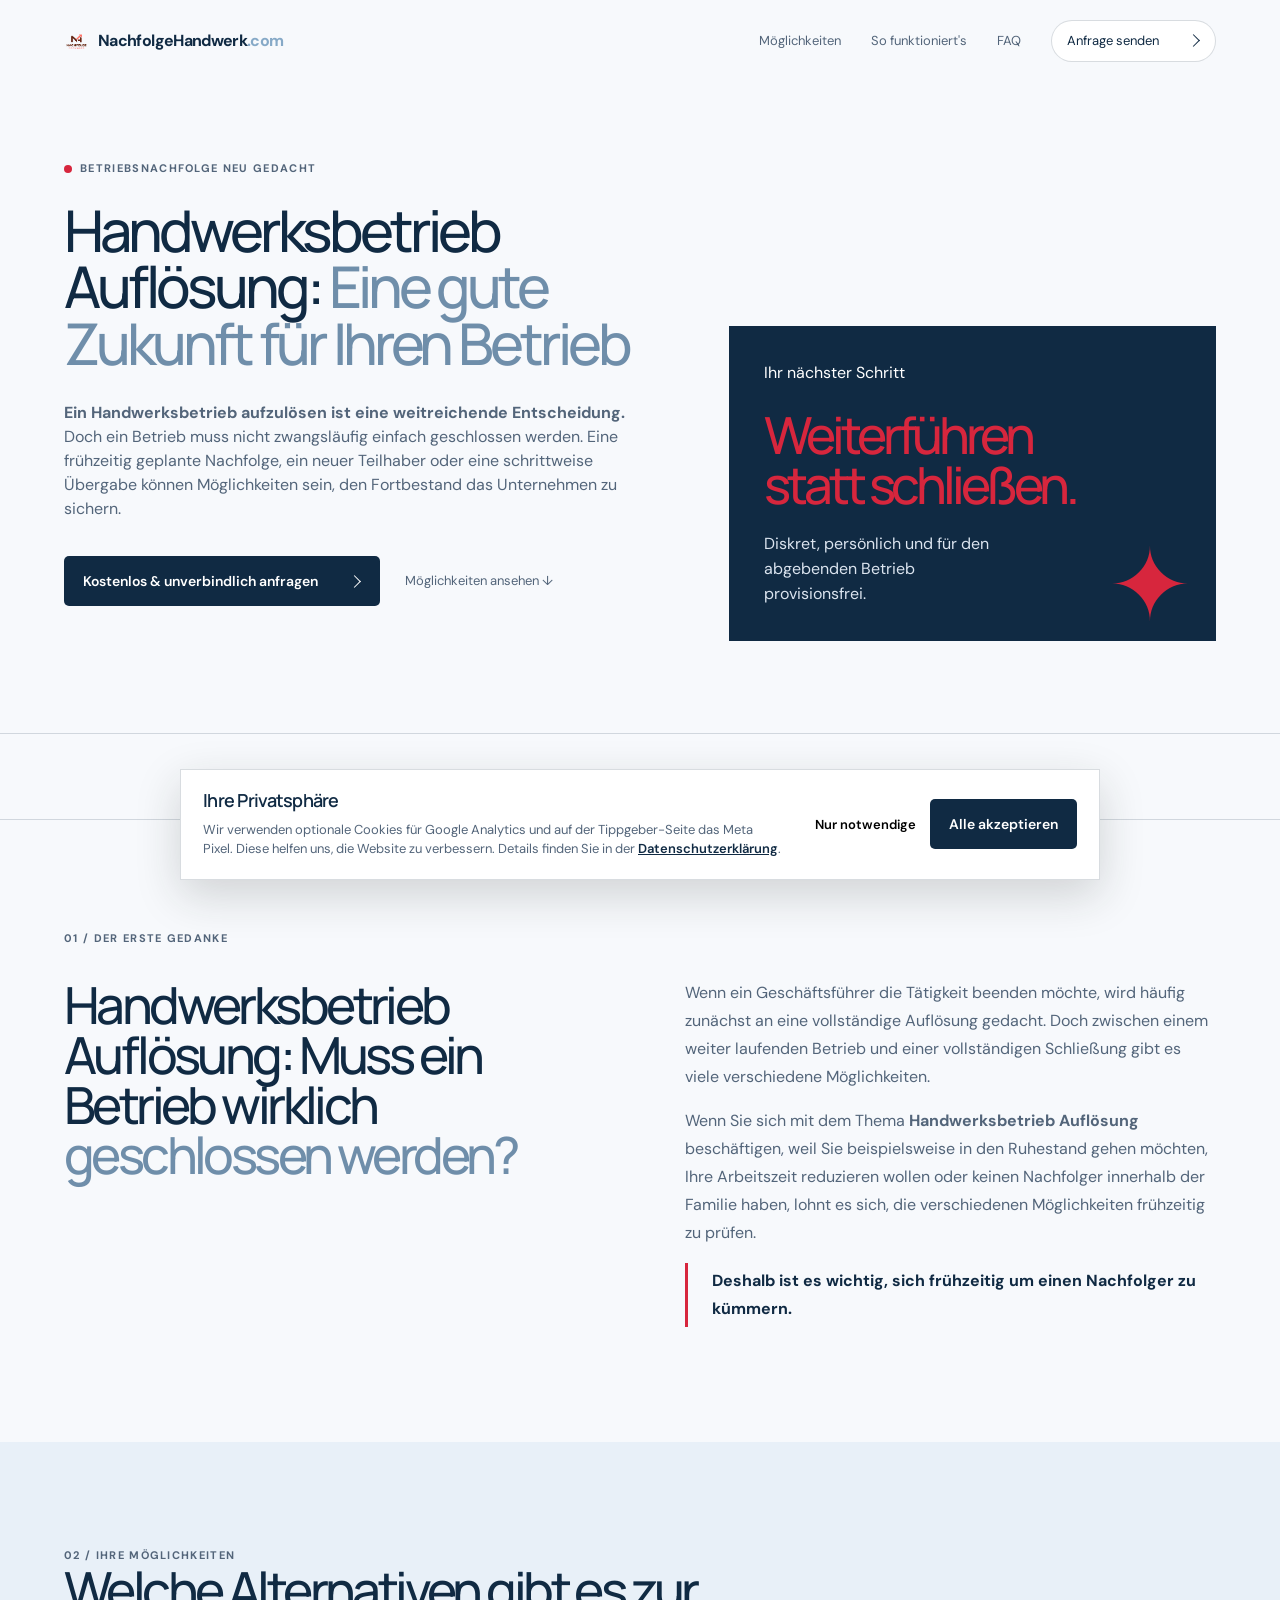
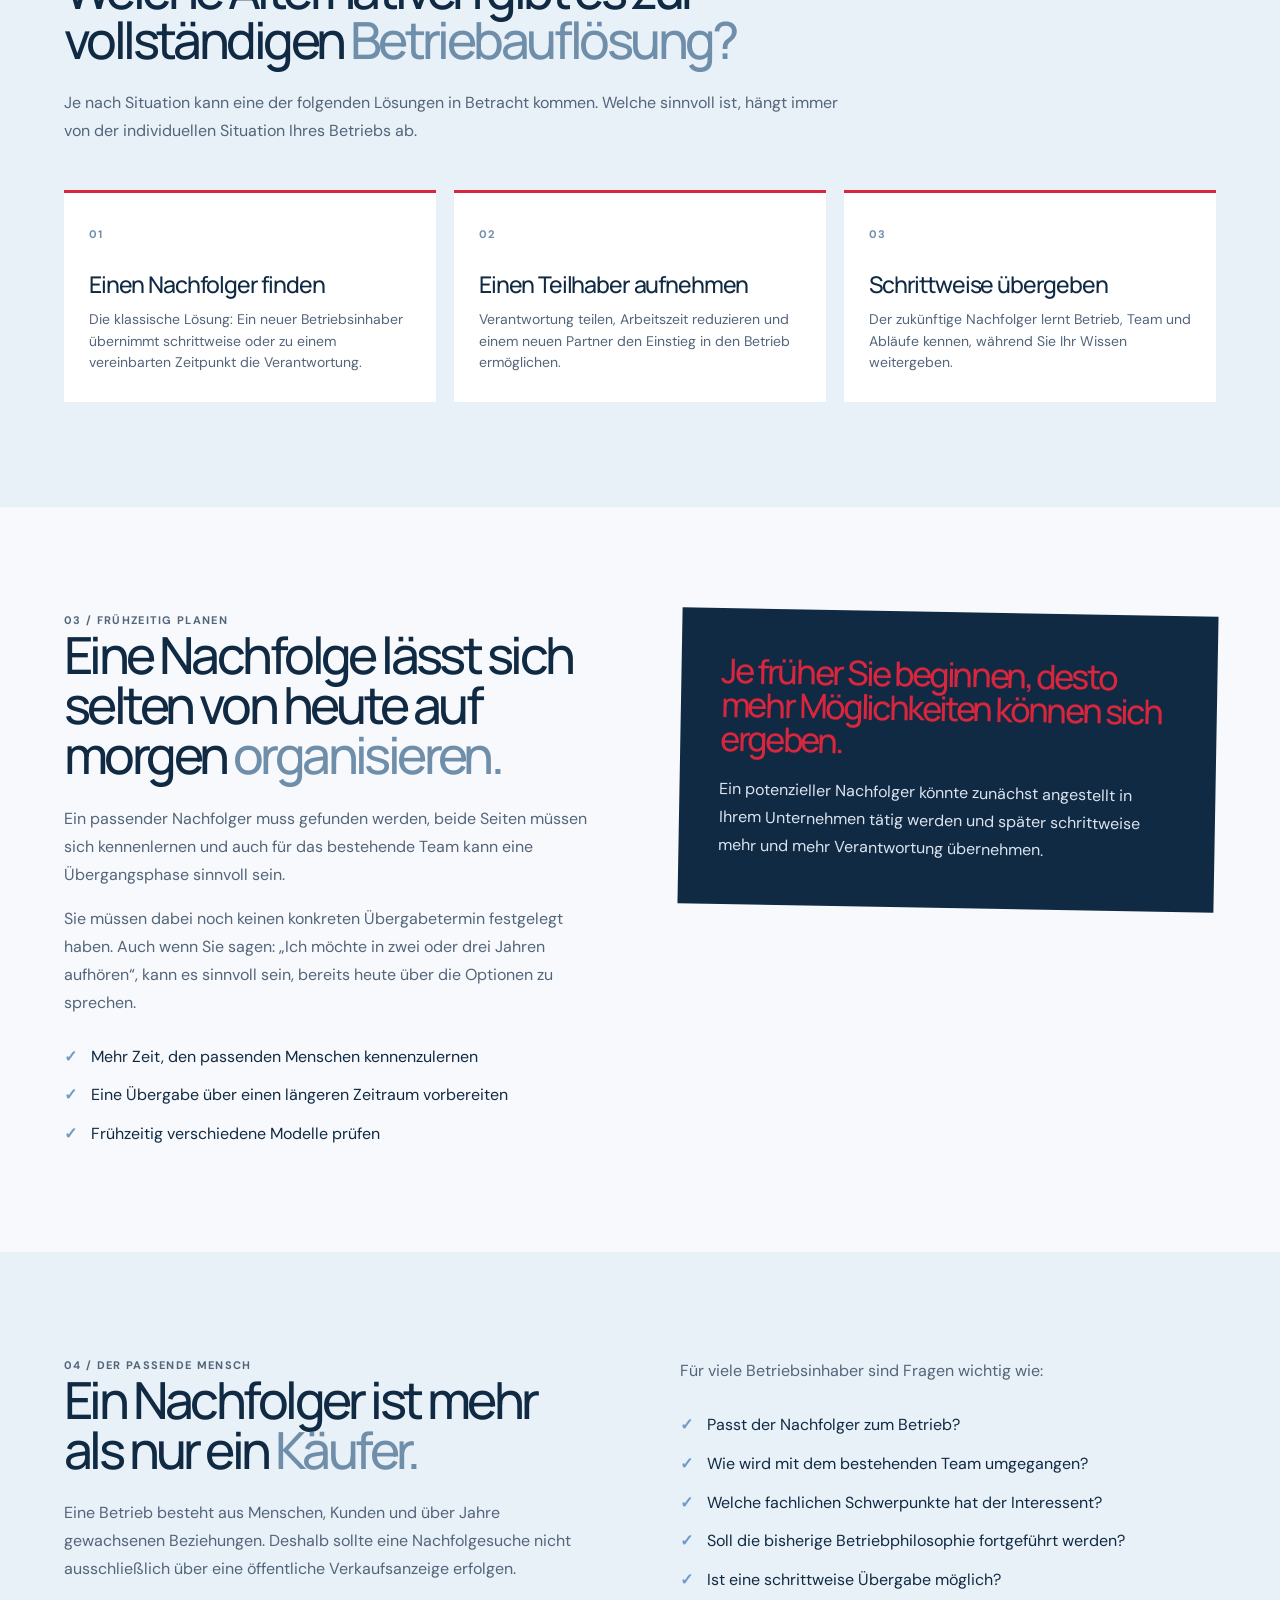
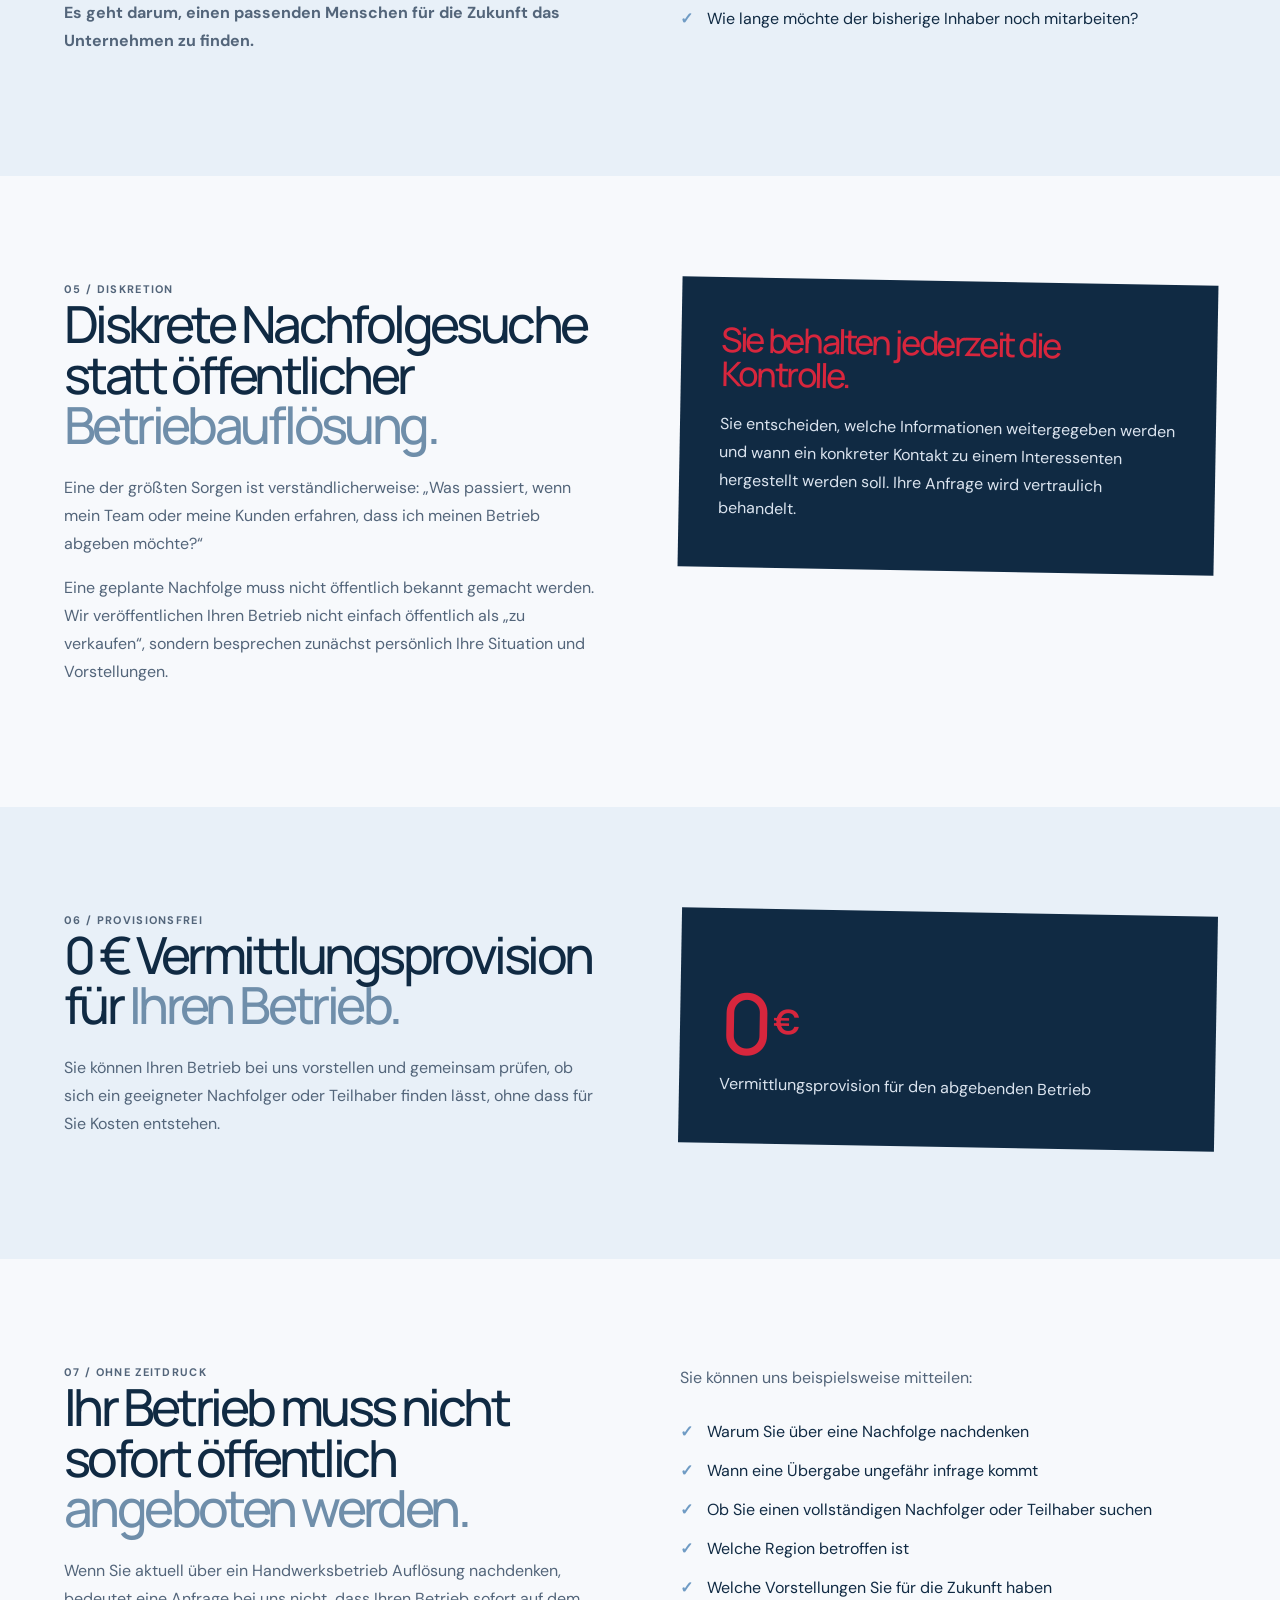
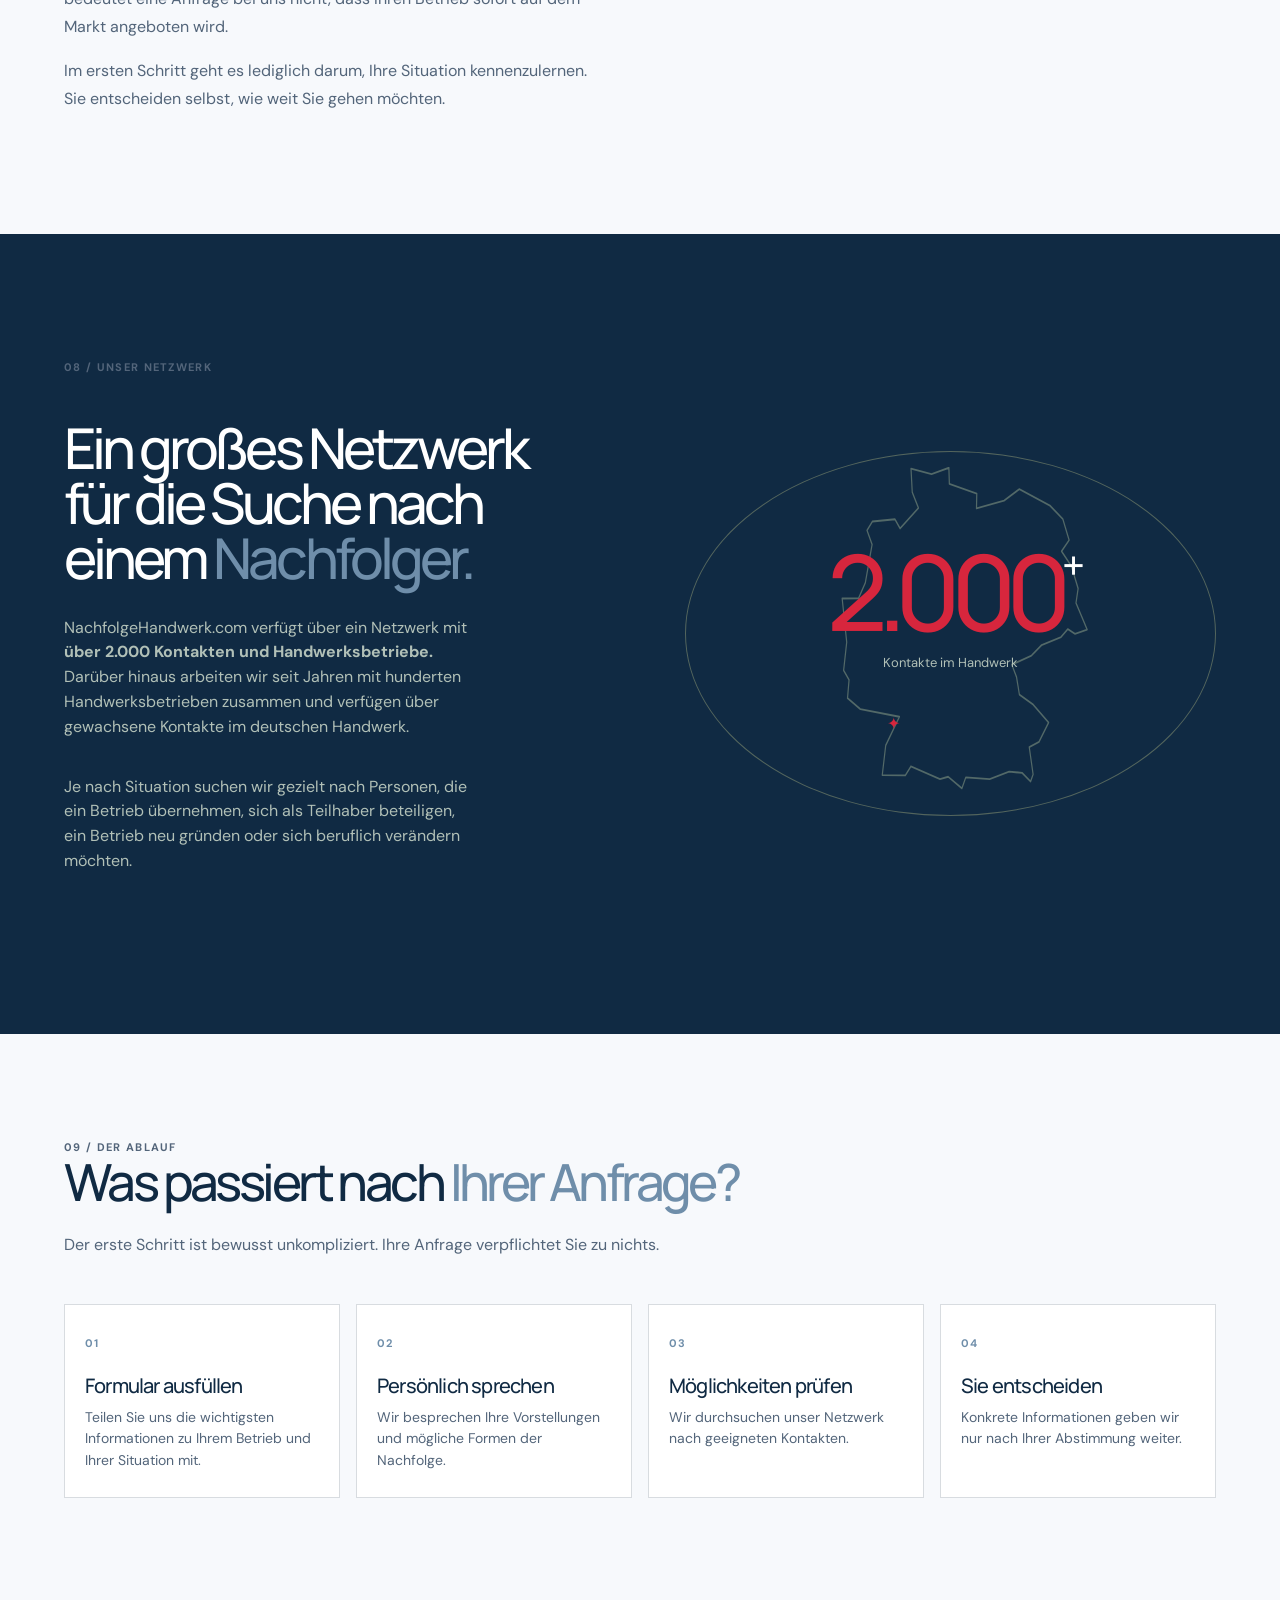
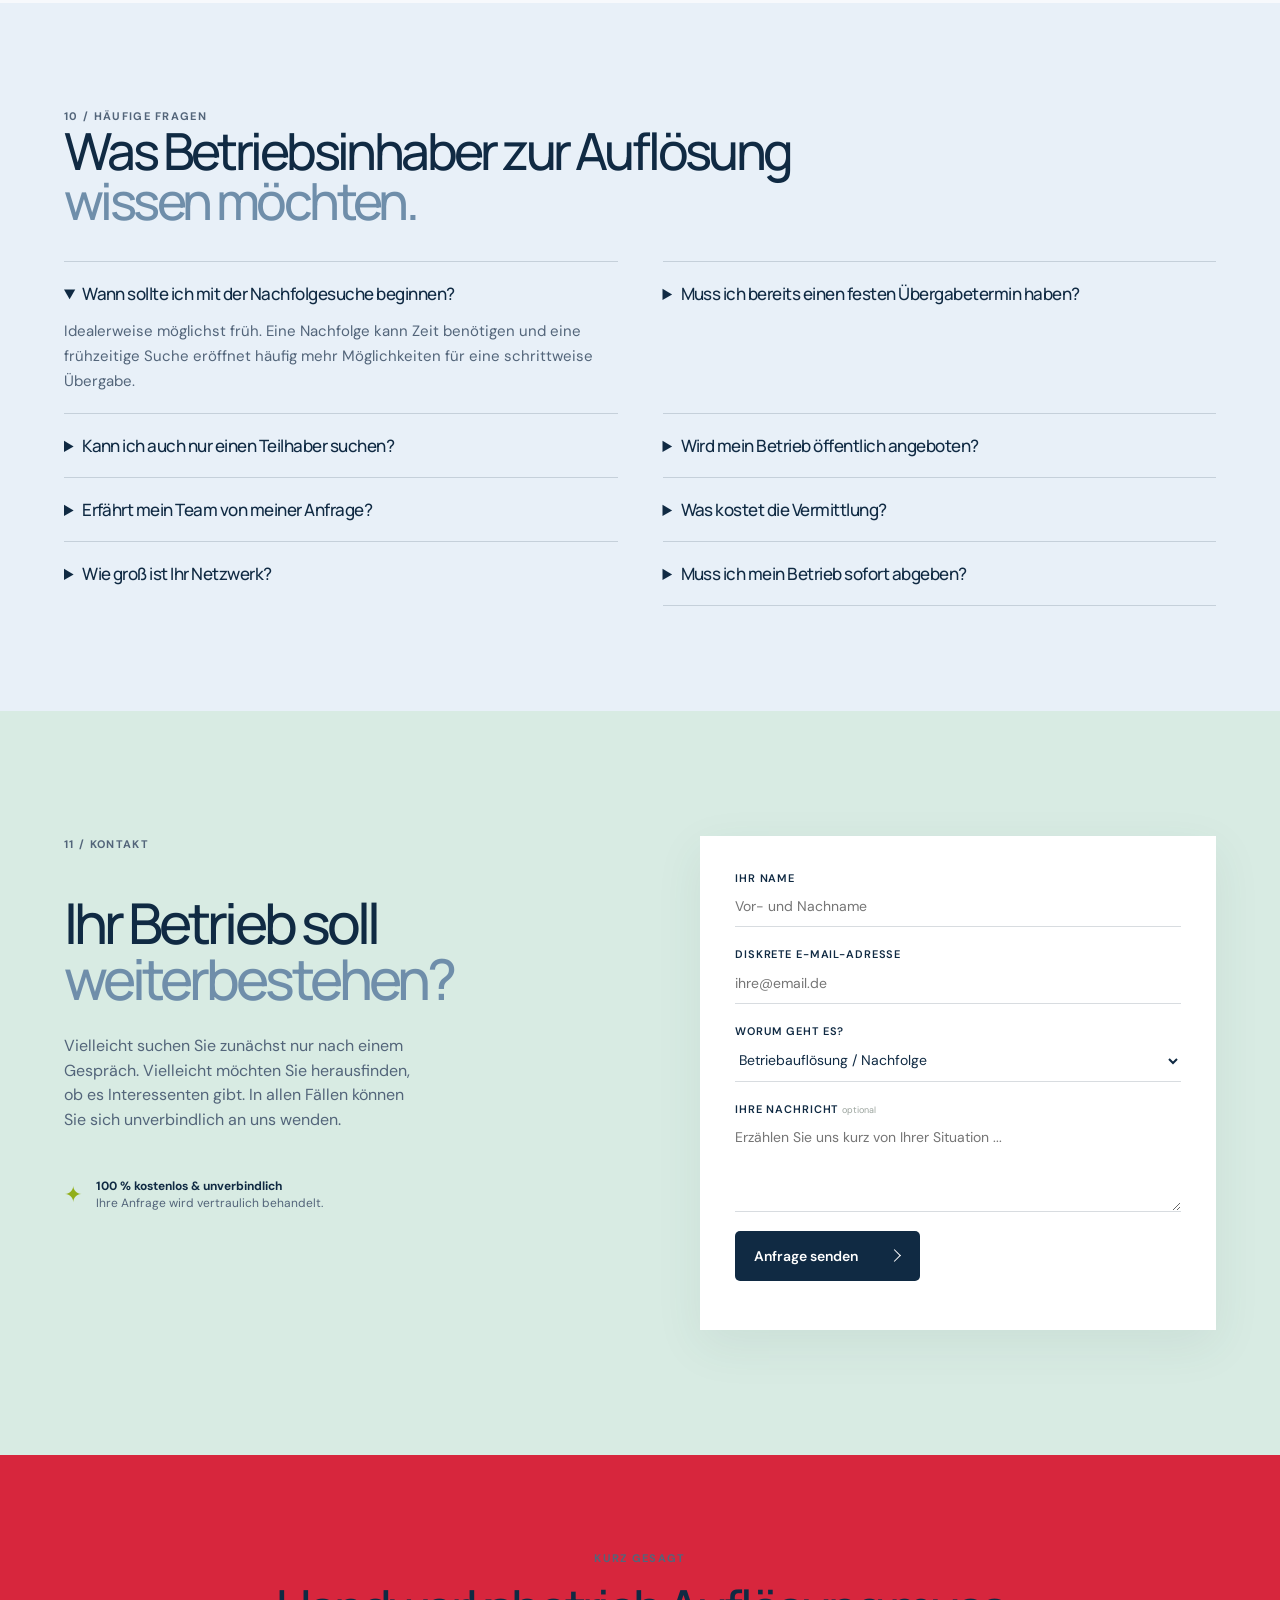
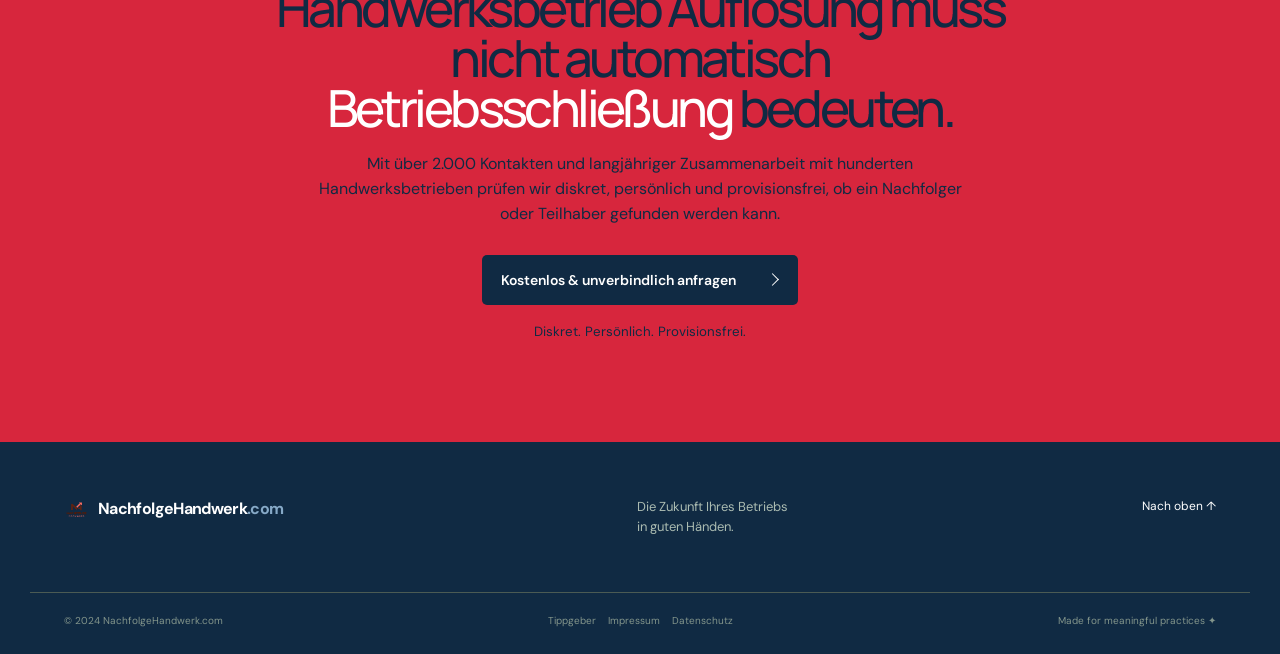
<file: handwerksbetrieb-aufloesung/index.html>
<!doctype html>
<html lang="de">
  <head>
    <meta charset="UTF-8" />
    <meta name="viewport" content="width=device-width, initial-scale=1.0" />
    <link rel="icon" type="image/png" href="../assets/logo nachfolgehandwerk.com.png" />
    <link rel="apple-touch-icon" href="../assets/logo nachfolgehandwerk.com.png" />
    <title>Handwerksbetrieb Auflösung: Eine gute Zukunft für Ihren Betrieb | NachfolgeHandwerk.com</title>
    <meta name="description" content="Handwerksbetrieb Auflösung muss nicht Betriebsschließung bedeuten. NachfolgeHandwerk.com unterstützt Betriebsinhaber diskret, persönlich und provisionsfrei bei der Nachfolge." />
    <link rel="preconnect" href="https://fonts.googleapis.com" />
    <link rel="preconnect" href="https://fonts.gstatic.com" crossorigin />
    <link href="https://fonts.googleapis.com/css2?family=DM+Sans:wght@400;500;600;700&family=Manrope:wght@400;500;600;700;800&display=swap" rel="stylesheet" />
    <link rel="stylesheet" href="../styles.css" />
  </head>
  <body class="dissolution-page">
    <header class="site-header">
      <a class="logo" href="../index.html#top" aria-label="NachfolgeHandwerk.com Startseite"><img class="logo-image" src="../assets/logo nachfolgehandwerk.com.png" alt="" /><span>NachfolgeHandwerk<span class="logo-dot">.com</span></span></a>
      <button class="menu-toggle" aria-label="Menü öffnen" aria-expanded="false"><span></span><span></span></button>
      <nav class="main-nav">
        <a href="#moeglichkeiten">Möglichkeiten</a><a href="#ablauf">So funktioniert's</a><a href="#faq">FAQ</a>
        <a class="nav-cta" href="#kontakt">Anfrage senden <span class="button-arrow" aria-hidden="true"></span></a>
      </nav>
    </header>

    <main id="top">
      <section class="dissolution-hero section-shell">
        <div>
          <div class="eyebrow"><span class="eyebrow-dot"></span> Betriebsnachfolge neu gedacht</div>
          <h1>Handwerksbetrieb Auflösung: <em>Eine gute Zukunft für Ihren Betrieb</em></h1>
          <p class="hero-lead"><strong>Ein Handwerksbetrieb aufzulösen ist eine weitreichende Entscheidung.</strong> Doch ein Betrieb muss nicht zwangsläufig einfach geschlossen werden. Eine frühzeitig geplante Nachfolge, ein neuer Teilhaber oder eine schrittweise Übergabe können Möglichkeiten sein, den Fortbestand das Unternehmen zu sichern.</p>
          <div class="hero-actions"><a class="button button-dark" href="#kontakt">Kostenlos &amp; unverbindlich anfragen <span class="button-arrow" aria-hidden="true"></span></a><a class="text-link" href="#moeglichkeiten">Möglichkeiten ansehen <span>↓</span></a></div>
        </div>
        <div class="dissolution-hero-side"><span>Ihr nächster Schritt</span><strong>Weiterführen<br />statt schließen.</strong><p>Diskret, persönlich und für den abgebenden Betrieb provisionsfrei.</p></div>
      </section>

      <section class="ticker"><div class="ticker-inner"><div class="ticker-group"><span>DISKRET</span><i>✦</i><span>PERSÖNLICH</span><i>✦</i><span>PROVISIONSFREI</span><i>✦</i><span>VERTRAUENSVOLL</span></div><div class="ticker-group" aria-hidden="true"><span>DISKRET</span><i>✦</i><span>PERSÖNLICH</span><i>✦</i><span>PROVISIONSFREI</span><i>✦</i><span>VERTRAUENSVOLL</span></div></div></section>

      <section class="dissolution-intro section-shell">
        <div class="section-kicker">01 / Der erste Gedanke</div>
        <div class="dissolution-intro-grid">
          <h2>Handwerksbetrieb Auflösung: Muss ein Betrieb wirklich <em>geschlossen werden?</em></h2>
          <div class="dissolution-copy"><p>Wenn ein Geschäftsführer die Tätigkeit beenden möchte, wird häufig zunächst an eine vollständige Auflösung gedacht. Doch zwischen einem weiter laufenden Betrieb und einer vollständigen Schließung gibt es viele verschiedene Möglichkeiten.</p><p>Wenn Sie sich mit dem Thema <strong>Handwerksbetrieb Auflösung</strong> beschäftigen, weil Sie beispielsweise in den Ruhestand gehen möchten, Ihre Arbeitszeit reduzieren wollen oder keinen Nachfolger innerhalb der Familie haben, lohnt es sich, die verschiedenen Möglichkeiten frühzeitig zu prüfen.</p><p class="dissolution-highlight">Deshalb ist es wichtig, sich frühzeitig um einen Nachfolger zu kümmern.</p></div>
        </div>
      </section>

      <section class="dissolution-section" id="moeglichkeiten"><div class="section-shell"><div class="section-kicker">02 / Ihre Möglichkeiten</div><h2>Welche Alternativen gibt es zur vollständigen <em>Betriebauflösung?</em></h2><p>Je nach Situation kann eine der folgenden Lösungen in Betracht kommen. Welche sinnvoll ist, hängt immer von der individuellen Situation Ihres Betriebs ab.</p><div class="dissolution-options"><article class="dissolution-option"><span>01</span><h3>Einen Nachfolger finden</h3><p>Die klassische Lösung: Ein neuer Betriebsinhaber übernimmt schrittweise oder zu einem vereinbarten Zeitpunkt die Verantwortung.</p></article><article class="dissolution-option"><span>02</span><h3>Einen Teilhaber aufnehmen</h3><p>Verantwortung teilen, Arbeitszeit reduzieren und einem neuen Partner den Einstieg in den Betrieb ermöglichen.</p></article><article class="dissolution-option"><span>03</span><h3>Schrittweise übergeben</h3><p>Der zukünftige Nachfolger lernt Betrieb, Team und Abläufe kennen, während Sie Ihr Wissen weitergeben.</p></article></div></div></section>

      <section class="dissolution-section"><div class="section-shell dissolution-two-col"><div><div class="section-kicker">03 / Frühzeitig planen</div><h2>Eine Nachfolge lässt sich selten von heute auf morgen <em>organisieren.</em></h2><p>Ein passender Nachfolger muss gefunden werden, beide Seiten müssen sich kennenlernen und auch für das bestehende Team kann eine Übergangsphase sinnvoll sein.</p><p>Sie müssen dabei noch keinen konkreten Übergabetermin festgelegt haben. Auch wenn Sie sagen: „Ich möchte in zwei oder drei Jahren aufhören“, kann es sinnvoll sein, bereits heute über die Optionen zu sprechen.</p><ul class="dissolution-list"><li>Mehr Zeit, den passenden Menschen kennenzulernen</li><li>Eine Übergabe über einen längeren Zeitraum vorbereiten</li><li>Frühzeitig verschiedene Modelle prüfen</li></ul></div><div class="dissolution-callout"><h3>Je früher Sie beginnen, desto mehr Möglichkeiten können sich ergeben.</h3><p>Ein potenzieller Nachfolger könnte zunächst angestellt in Ihrem Unternehmen tätig werden und später schrittweise mehr und mehr Verantwortung übernehmen.</p></div></div></section>

      <section class="dissolution-section"><div class="section-shell dissolution-two-col"><div><div class="section-kicker">04 / Der passende Mensch</div><h2>Ein Nachfolger ist mehr als nur ein <em>Käufer.</em></h2><p>Eine Betrieb besteht aus Menschen, Kunden und über Jahre gewachsenen Beziehungen. Deshalb sollte eine Nachfolgesuche nicht ausschließlich über eine öffentliche Verkaufsanzeige erfolgen.</p><p><strong>Es geht darum, einen passenden Menschen für die Zukunft das Unternehmen zu finden.</strong></p></div><div><p>Für viele Betriebsinhaber sind Fragen wichtig wie:</p><ul class="dissolution-list"><li>Passt der Nachfolger zum Betrieb?</li><li>Wie wird mit dem bestehenden Team umgegangen?</li><li>Welche fachlichen Schwerpunkte hat der Interessent?</li><li>Soll die bisherige Betriebphilosophie fortgeführt werden?</li><li>Ist eine schrittweise Übergabe möglich?</li><li>Wie lange möchte der bisherige Inhaber noch mitarbeiten?</li></ul></div></div></section>

      <section class="dissolution-section"><div class="section-shell dissolution-two-col"><div><div class="section-kicker">05 / Diskretion</div><h2>Diskrete Nachfolgesuche statt öffentlicher <em>Betriebauflösung.</em></h2><p>Eine der größten Sorgen ist verständlicherweise: „Was passiert, wenn mein Team oder meine Kunden erfahren, dass ich meinen Betrieb abgeben möchte?“</p><p>Eine geplante Nachfolge muss nicht öffentlich bekannt gemacht werden. Wir veröffentlichen Ihren Betrieb nicht einfach öffentlich als „zu verkaufen“, sondern besprechen zunächst persönlich Ihre Situation und Vorstellungen.</p></div><div class="dissolution-callout"><h3>Sie behalten jederzeit die Kontrolle.</h3><p>Sie entscheiden, welche Informationen weitergegeben werden und wann ein konkreter Kontakt zu einem Interessenten hergestellt werden soll. Ihre Anfrage wird vertraulich behandelt.</p></div></div></section>

      <section class="dissolution-section"><div class="section-shell dissolution-two-col"><div><div class="section-kicker">06 / Provisionsfrei</div><h2>0 € Vermittlungsprovision für <em>Ihren Betrieb.</em></h2><p>Sie können Ihren Betrieb bei uns vorstellen und gemeinsam prüfen, ob sich ein geeigneter Nachfolger oder Teilhaber finden lässt, ohne dass für Sie Kosten entstehen.</p></div><div class="dissolution-callout"><div class="dissolution-zero"><strong>0</strong><span>€</span></div><p>Vermittlungsprovision für den abgebenden Betrieb</p></div></div></section>

      <section class="dissolution-section"><div class="section-shell dissolution-two-col"><div><div class="section-kicker">07 / Ohne Zeitdruck</div><h2>Ihr Betrieb muss nicht sofort öffentlich <em>angeboten werden.</em></h2><p>Wenn Sie aktuell über ein Handwerksbetrieb Auflösung nachdenken, bedeutet eine Anfrage bei uns nicht, dass Ihren Betrieb sofort auf dem Markt angeboten wird.</p><p>Im ersten Schritt geht es lediglich darum, Ihre Situation kennenzulernen. Sie entscheiden selbst, wie weit Sie gehen möchten.</p></div><div><p>Sie können uns beispielsweise mitteilen:</p><ul class="dissolution-list"><li>Warum Sie über eine Nachfolge nachdenken</li><li>Wann eine Übergabe ungefähr infrage kommt</li><li>Ob Sie einen vollständigen Nachfolger oder Teilhaber suchen</li><li>Welche Region betroffen ist</li><li>Welche Vorstellungen Sie für die Zukunft haben</li></ul></div></div></section>

      <section class="network-section"><div class="section-shell network-grid"><div><div class="section-kicker">08 / Unser Netzwerk</div><h2>Ein großes Netzwerk für die Suche nach einem <em>Nachfolger.</em></h2><p>NachfolgeHandwerk.com verfügt über ein Netzwerk mit <strong>über 2.000 Kontakten und Handwerksbetriebe.</strong> Darüber hinaus arbeiten wir seit Jahren mit hunderten Handwerksbetrieben zusammen und verfügen über gewachsene Kontakte im deutschen Handwerk.</p><p>Je nach Situation suchen wir gezielt nach Personen, die ein Betrieb übernehmen, sich als Teilhaber beteiligen, ein Betrieb neu gründen oder sich beruflich verändern möchten.</p></div><div class="network-stat"><svg class="germany-map" viewBox="5 47 6.5 8" aria-hidden="true"><path transform="translate(1.75 102) scale(.65 -1)" d="M9.921906 54.983104 9.93958 54.596642 10.950112 54.363607 10.939467 54.008693 11.956252 54.196486 12.51844 54.470371 13.647467 54.075511 14.119686 53.757029 14.353315 53.248171 14.074521 52.981263 14.4376 52.62485 14.685026 52.089947 14.607098 51.745188 15.016996 51.106674 14.570718 51.002339 14.307013 51.117268 14.056228 50.926918 13.338132 50.733234 12.966837 50.484076 12.240111 50.266338 12.415191 49.969121 12.521024 49.547415 13.031329 49.307068 13.595946 48.877172 13.243357 48.416115 12.884103 48.289146 13.025851 47.637584 12.932627 47.467646 12.62076 47.672388 12.141357 47.703083 11.426414 47.523766 10.544504 47.566399 10.402084 47.302488 9.896068 47.580197 9.594226 47.525058 8.522612 47.830828 8.317301 47.61358 7.466759 47.620582 7.593676 48.333019 8.099279 49.017784 6.65823 49.201958 6.18632 49.463803 6.242751 49.902226 6.043073 50.128052 6.156658 50.803721 5.988658 51.851616 6.589397 51.852029 6.84287 52.22844 7.092053 53.144043 6.90514 53.482162 7.100425 53.693932 7.936239 53.748296 8.121706 53.527792 8.800734 54.020786 8.572118 54.395646 8.526229 54.962744 9.282049 54.830865Z" /></svg><div class="stat-number">2.000<span>+</span></div><p>Kontakte im Handwerk</p><div class="stat-paw">✦</div></div></div></section>

      <section class="dissolution-section" id="ablauf"><div class="section-shell"><div class="section-kicker">09 / Der Ablauf</div><h2>Was passiert nach <em>Ihrer Anfrage?</em></h2><p>Der erste Schritt ist bewusst unkompliziert. Ihre Anfrage verpflichtet Sie zu nichts.</p><div class="dissolution-process"><article><span>01</span><h3>Formular ausfüllen</h3><p>Teilen Sie uns die wichtigsten Informationen zu Ihrem Betrieb und Ihrer Situation mit.</p></article><article><span>02</span><h3>Persönlich sprechen</h3><p>Wir besprechen Ihre Vorstellungen und mögliche Formen der Nachfolge.</p></article><article><span>03</span><h3>Möglichkeiten prüfen</h3><p>Wir durchsuchen unser Netzwerk nach geeigneten Kontakten.</p></article><article><span>04</span><h3>Sie entscheiden</h3><p>Konkrete Informationen geben wir nur nach Ihrer Abstimmung weiter.</p></article></div></div></section>

      <section class="dissolution-section" id="faq"><div class="section-shell"><div class="section-kicker">10 / Häufige Fragen</div><h2>Was Betriebsinhaber zur Auflösung <em>wissen möchten.</em></h2><div class="dissolution-faq"><details open><summary>Wann sollte ich mit der Nachfolgesuche beginnen?</summary><p>Idealerweise möglichst früh. Eine Nachfolge kann Zeit benötigen und eine frühzeitige Suche eröffnet häufig mehr Möglichkeiten für eine schrittweise Übergabe.</p></details><details><summary>Muss ich bereits einen festen Übergabetermin haben?</summary><p>Nein. Sie können sich auch dann an uns wenden, wenn Ihre Überlegungen noch nicht abgeschlossen sind.</p></details><details><summary>Kann ich auch nur einen Teilhaber suchen?</summary><p>Ja. Eine Teilhaberschaft kann eine Alternative zur sofortigen vollständigen Betriebsübergabe darstellen.</p></details><details><summary>Wird mein Betrieb öffentlich angeboten?</summary><p>Nein, eine öffentliche Verkaufsanzeige ist nicht erforderlich. Die Nachfolgesuche kann diskret erfolgen.</p></details><details><summary>Erfährt mein Team von meiner Anfrage?</summary><p>Ihre Anfrage wird vertraulich behandelt. Konkrete Informationen werden nicht ohne vorherige Abstimmung weitergegeben.</p></details><details><summary>Was kostet die Vermittlung?</summary><p>Die Vermittlung ist für den abgebenden Betrieb provisionsfrei.</p></details><details><summary>Wie groß ist Ihr Netzwerk?</summary><p>Wir verfügen über ein Netzwerk mit über 2.000 Kontakten und Handwerksbetrieben und arbeiten seit Jahren mit hunderten Betrieben zusammen.</p></details><details><summary>Muss ich mein Betrieb sofort abgeben?</summary><p>Nein. Eine Anfrage verpflichtet Sie zu nichts. Zunächst geht es darum, Ihre Situation und Ihre Möglichkeiten kennenzulernen.</p></details></div></div></section>

      <section class="contact-section" id="kontakt"><div class="section-shell contact-grid"><div><div class="section-kicker">11 / Kontakt</div><h2>Ihr Betrieb soll <em>weiterbestehen?</em></h2><p>Vielleicht suchen Sie zunächst nur nach einem Gespräch. Vielleicht möchten Sie herausfinden, ob es Interessenten gibt. In allen Fällen können Sie sich unverbindlich an uns wenden.</p><div class="contact-note"><span>✦</span><p><strong>100 % kostenlos &amp; unverbindlich</strong><br />Ihre Anfrage wird vertraulich behandelt.</p></div></div><form id="request-form"><label>Ihr Name<input required type="text" name="name" placeholder="Vor- und Nachname" /></label><label>Diskrete E-Mail-Adresse<input required type="email" name="email" placeholder="ihre@email.de" /></label><label>Worum geht es?<select name="topic"><option>Betriebauflösung / Nachfolge</option><option>Nachfolger suchen</option><option>Teilhaber finden</option><option>Erstberatung</option></select></label><label>Ihre Nachricht <span class="optional">optional</span><textarea name="message" rows="4" placeholder="Erzählen Sie uns kurz von Ihrer Situation ..."></textarea></label><button class="button button-dark" type="submit">Anfrage senden <span class="button-arrow" aria-hidden="true"></span></button><p class="form-status" aria-live="polite"></p></form></div></section>

      <section class="dissolution-final"><div class="section-shell"><div class="section-kicker">Kurz gesagt</div><h2>Handwerksbetrieb Auflösung muss nicht automatisch <em>Betriebsschließung</em> bedeuten.</h2><p>Mit über 2.000 Kontakten und langjähriger Zusammenarbeit mit hunderten Handwerksbetrieben prüfen wir diskret, persönlich und provisionsfrei, ob ein Nachfolger oder Teilhaber gefunden werden kann.</p><a class="button button-dark" href="#kontakt">Kostenlos &amp; unverbindlich anfragen <span class="button-arrow" aria-hidden="true"></span></a><small>Diskret. Persönlich. Provisionsfrei.</small></div></section>
    </main>
    <footer class="site-footer"><div class="section-shell footer-top"><a class="logo" href="../index.html#top"><img class="logo-image" src="../assets/logo nachfolgehandwerk.com.png" alt="" /><span>NachfolgeHandwerk<span class="logo-dot">.com</span></span></a><p>Die Zukunft Ihres Betriebs<br />in guten Händen.</p><a class="back-top" href="#top">Nach oben ↑</a></div><div class="section-shell footer-bottom"><span>© 2024 NachfolgeHandwerk.com</span><span><a href="../tippgeber">Tippgeber</a> &nbsp;&nbsp; <a href="../impressum.html">Impressum</a> &nbsp;&nbsp; <a href="../datenschutz.html">Datenschutz</a></span><span>Made for meaningful practices ✦</span></div></footer>
    <script src="../script.js"></script>
  </body>
</html>
</file>
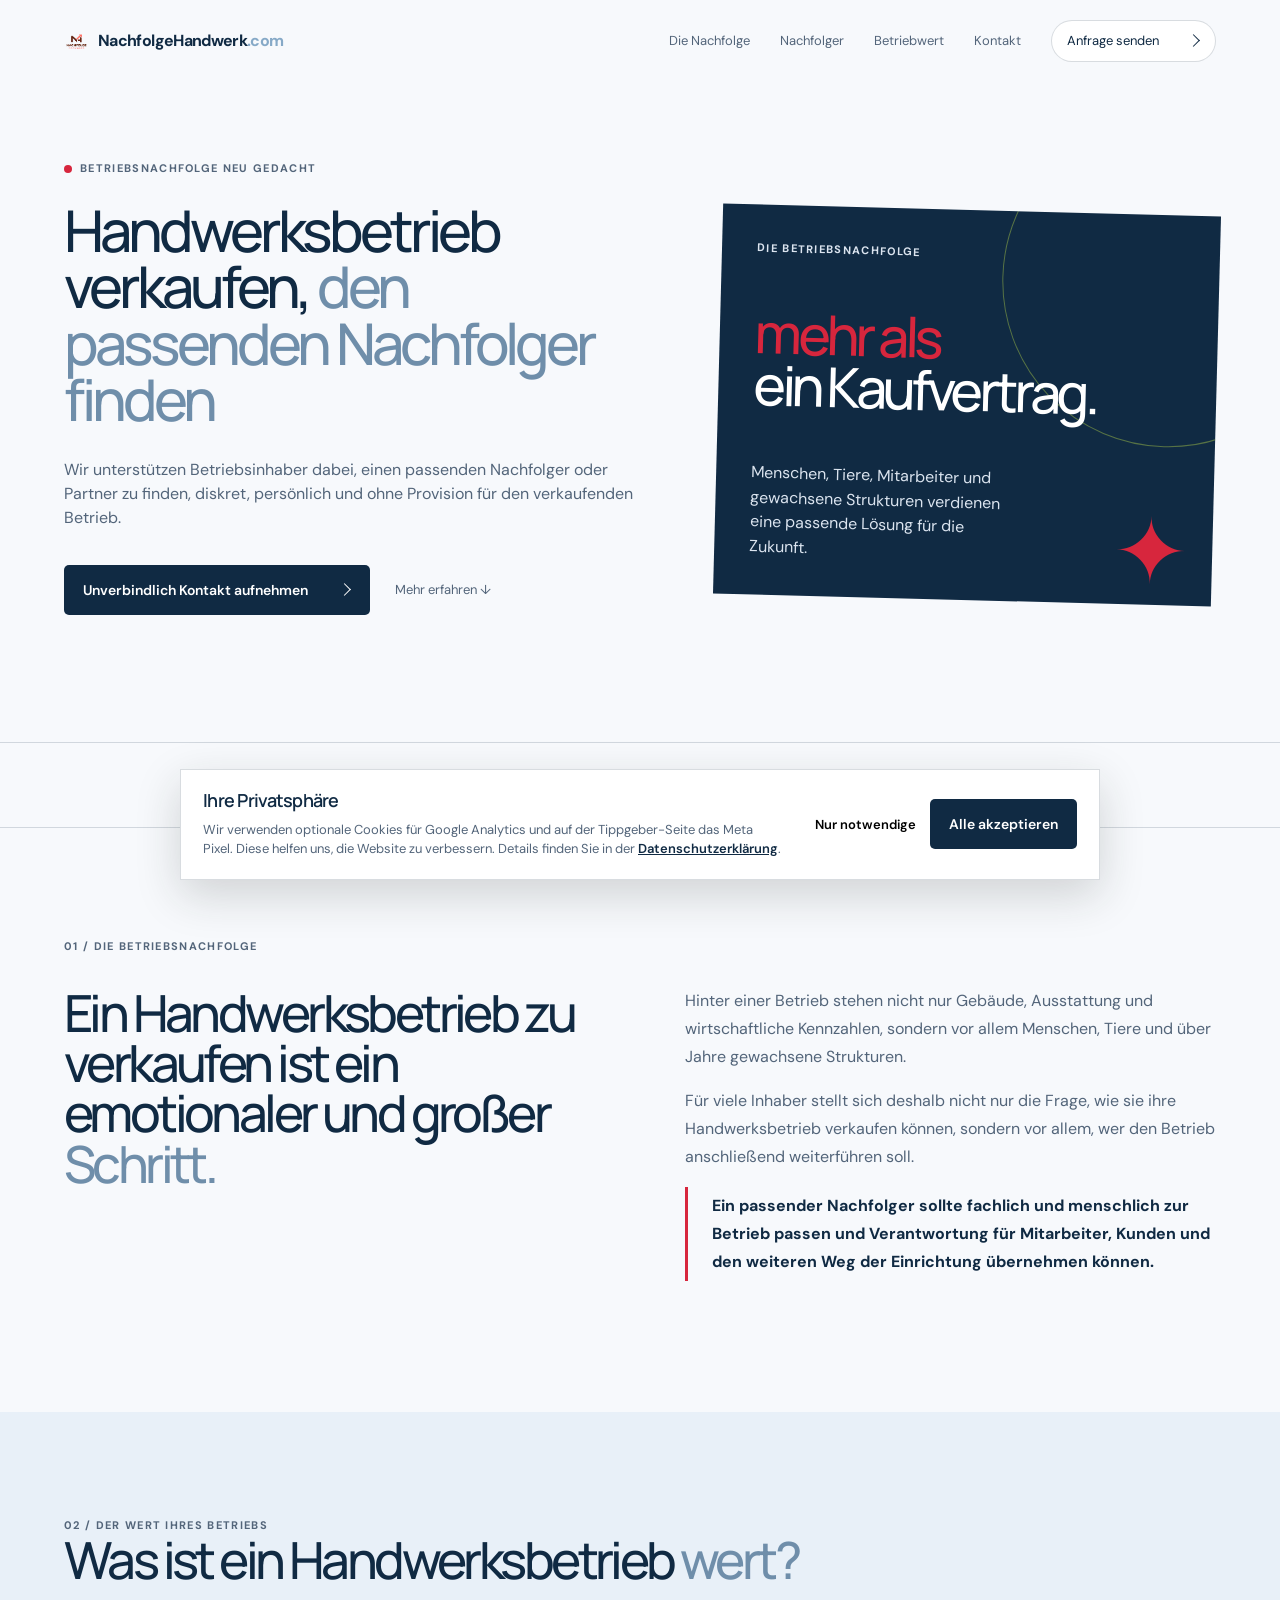
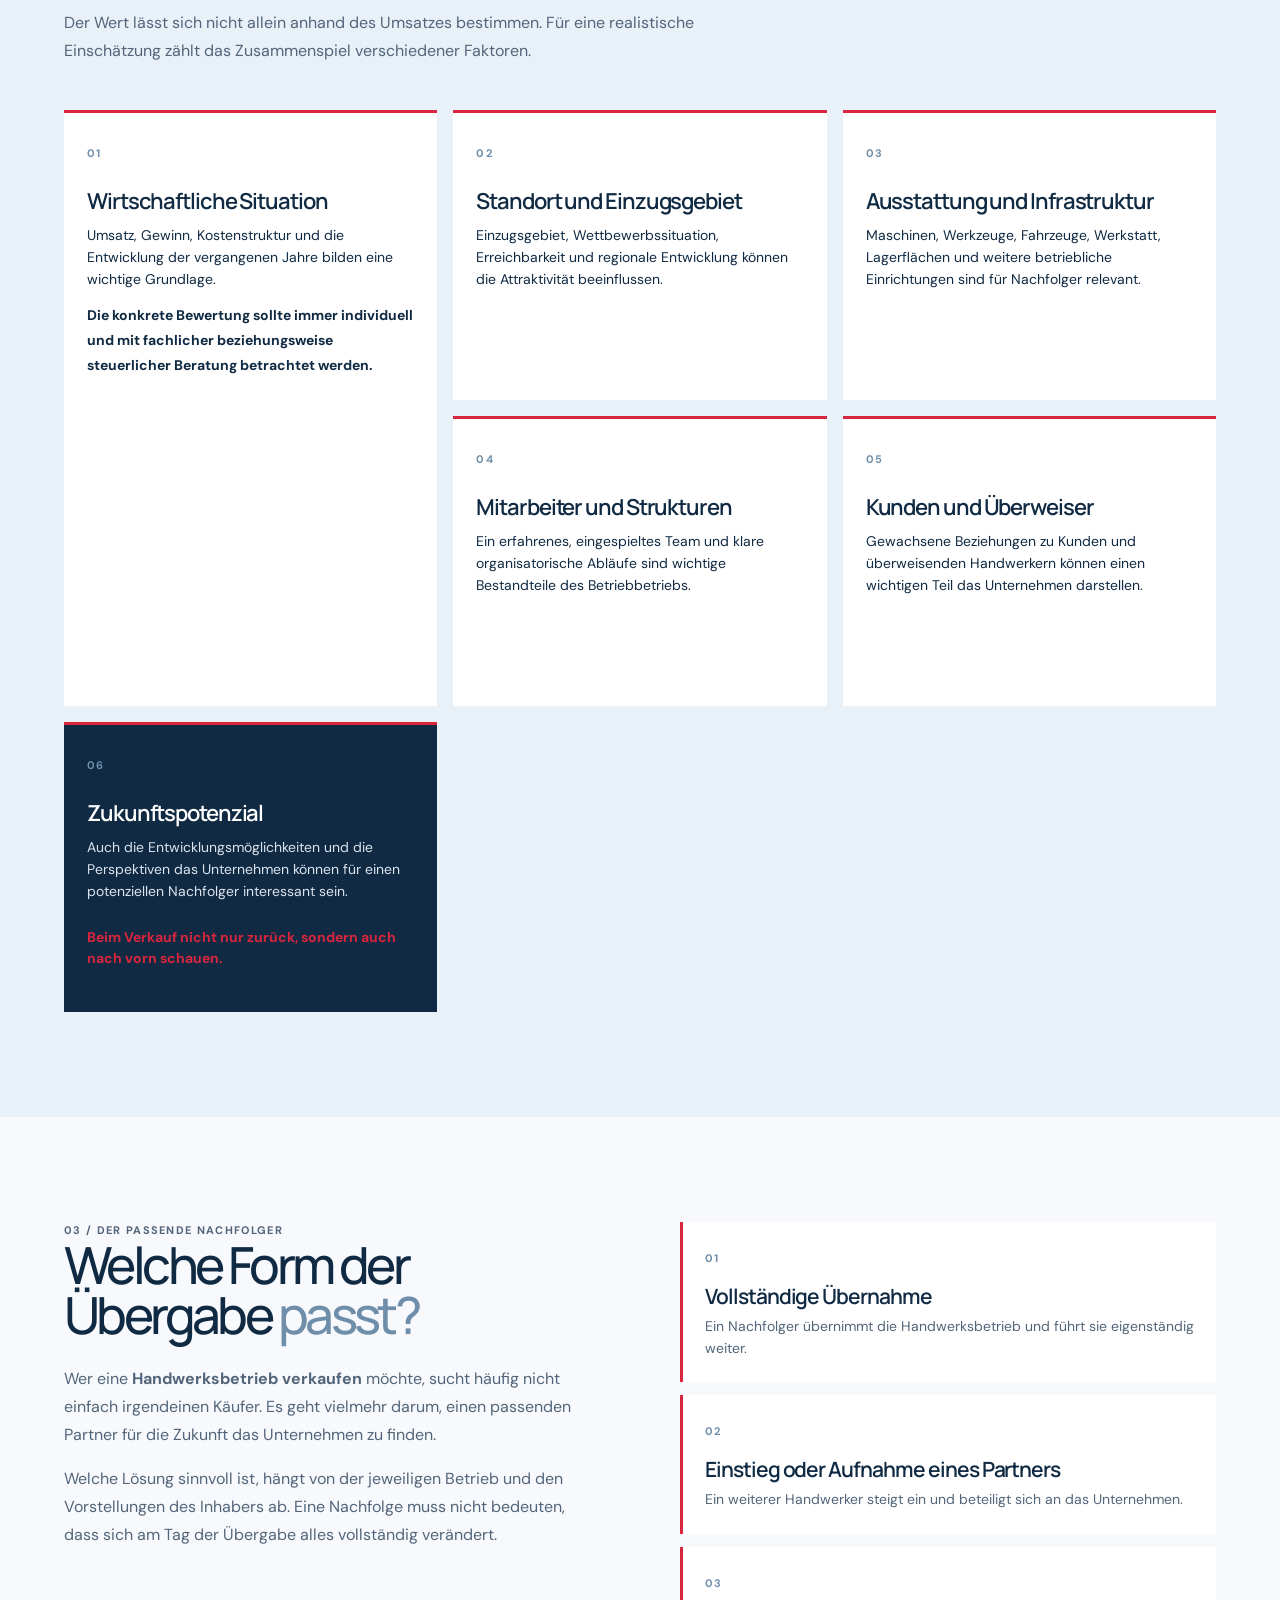
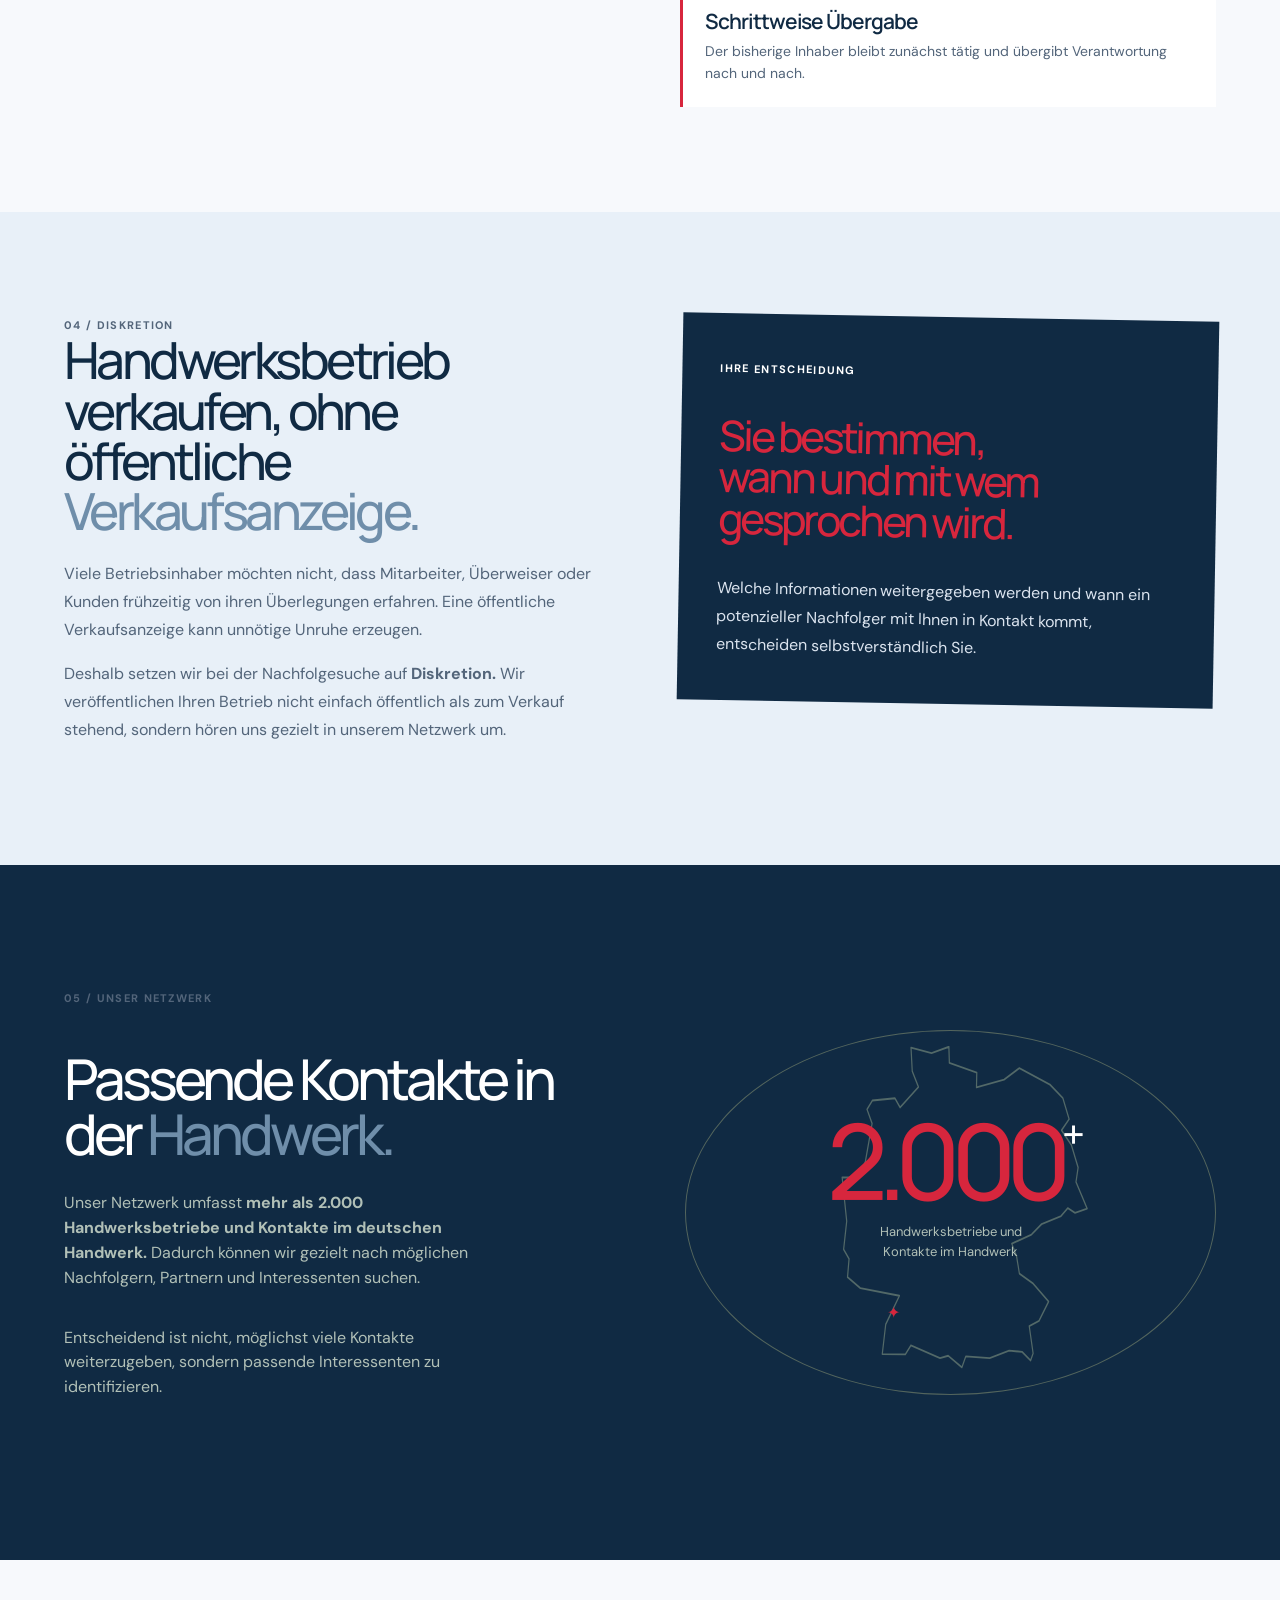
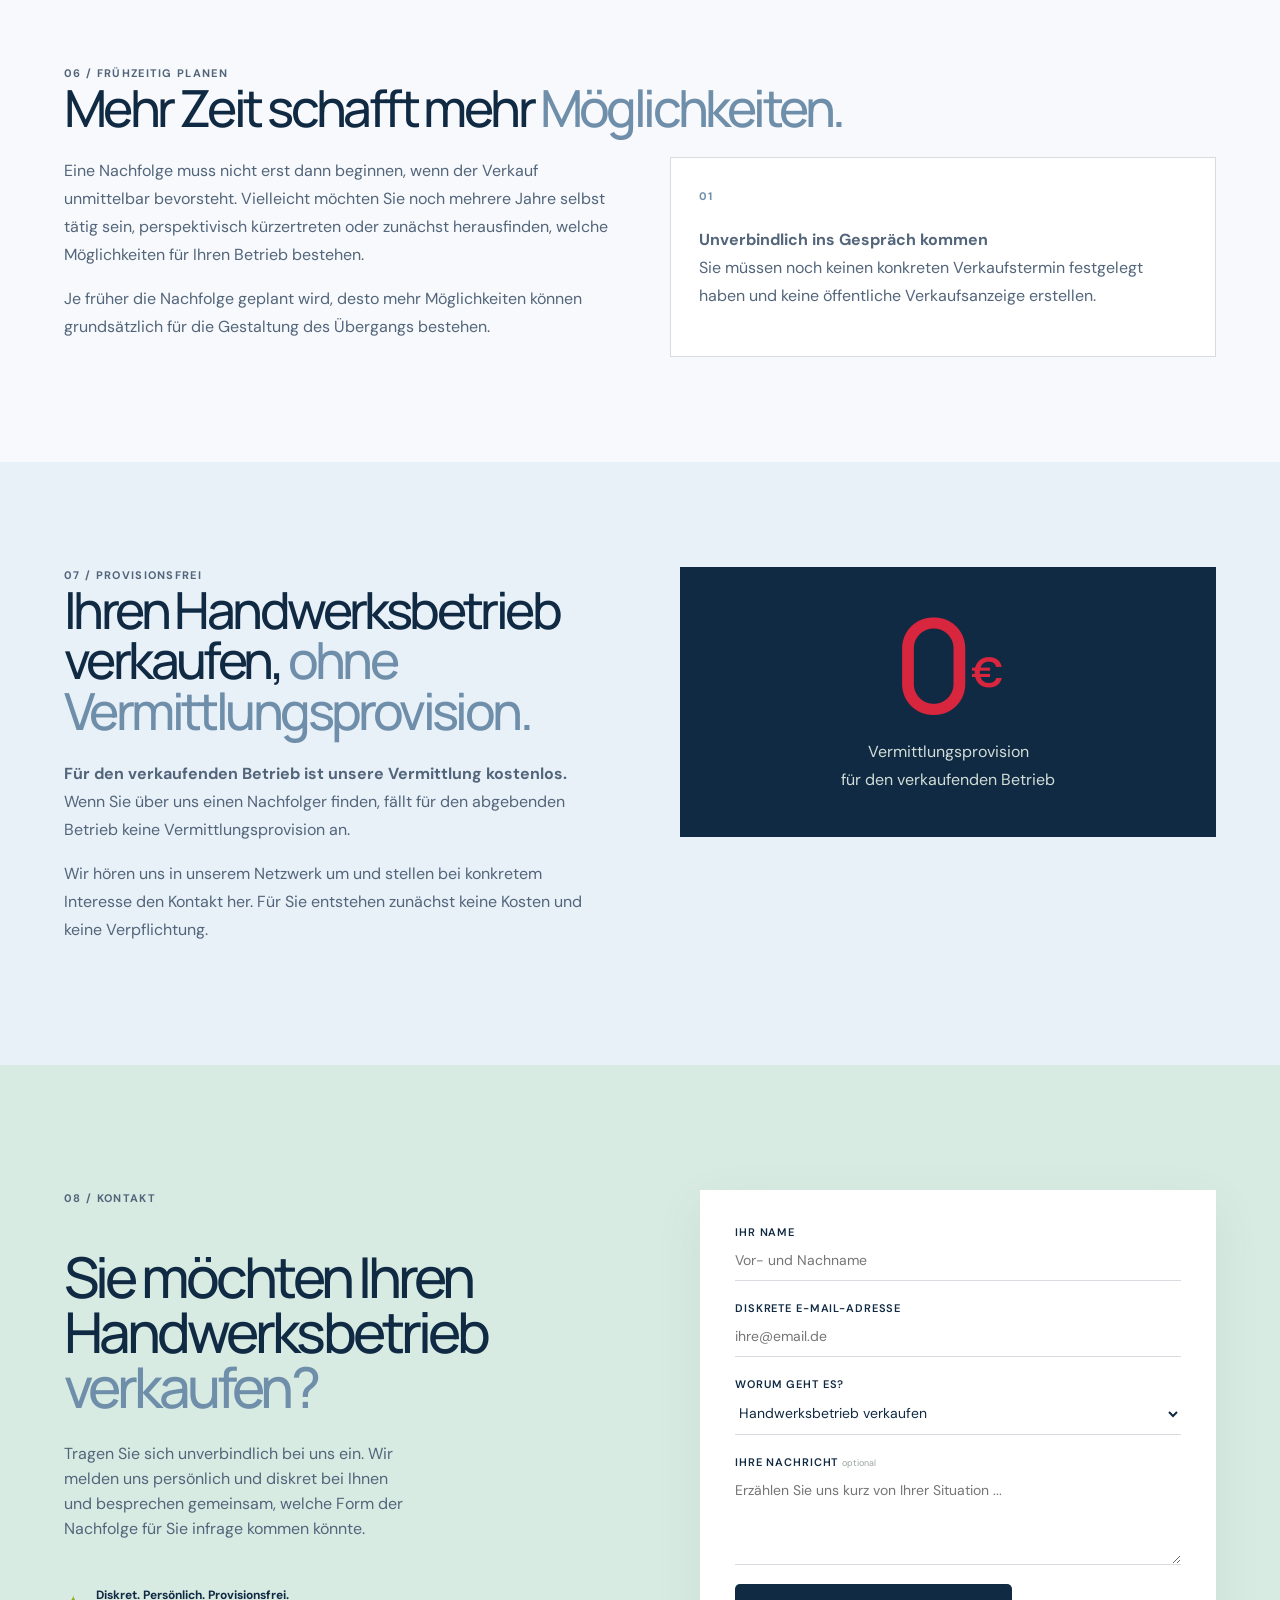
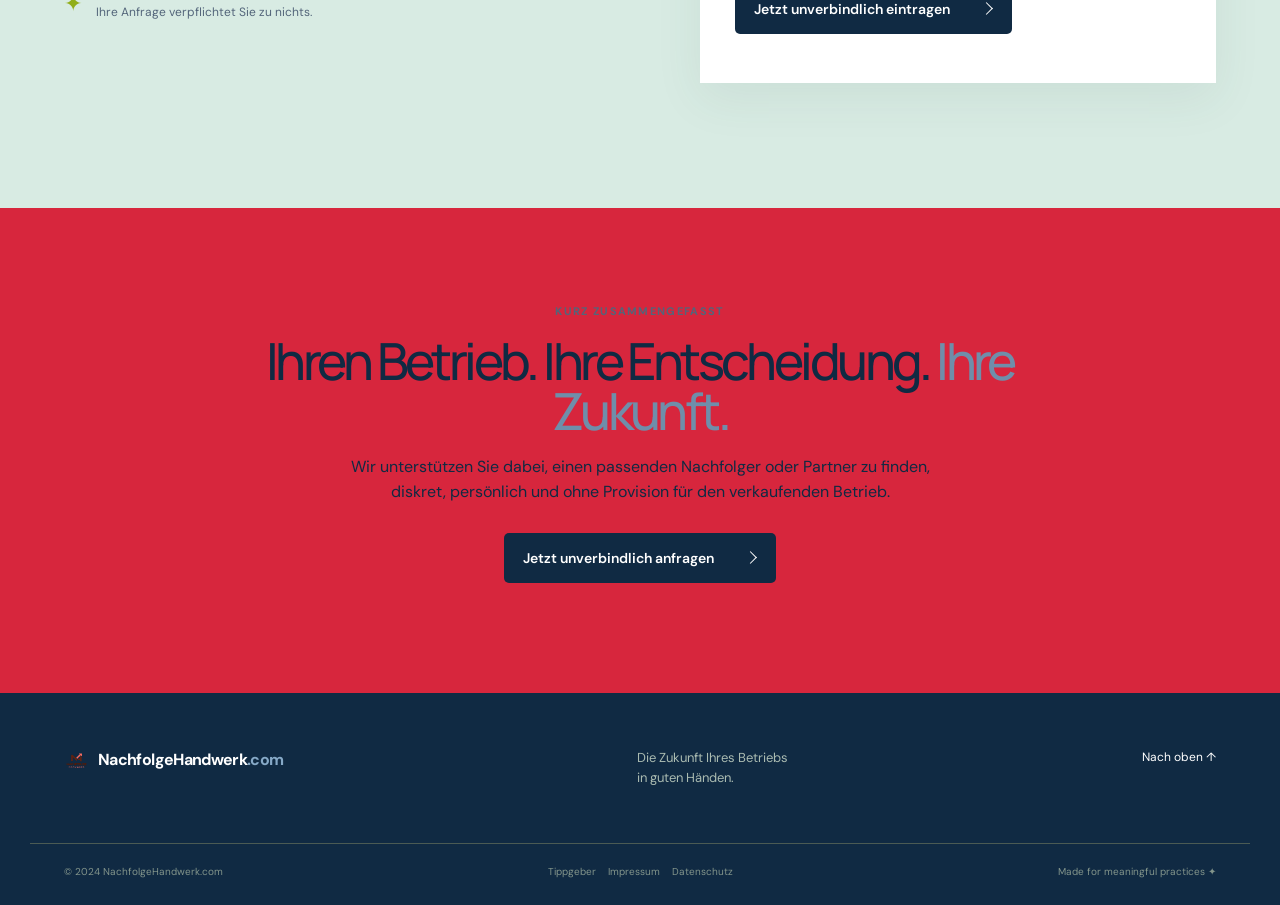
<file: handwerksbetrieb-bewertung/index.html>
<!doctype html>
<html lang="de">
  <head>
    <meta charset="UTF-8" />
    <meta name="viewport" content="width=device-width, initial-scale=1.0" />
    <link rel="icon" type="image/png" href="../assets/logo nachfolgehandwerk.com.png" />
    <link rel="apple-touch-icon" href="../assets/logo nachfolgehandwerk.com.png" />
    <title>Handwerksbetrieb verkaufen, diskret &amp; provisionsfrei | NachfolgeHandwerk.com</title>
    <meta name="description" content="Handwerksbetrieb verkaufen und einen passenden Nachfolger finden: Wir unterstützen Betriebsinhaber diskret, persönlich und provisionsfrei bei der Nachfolge." />
    <meta name="keywords" content="Handwerksbetrieb verkaufen, Handwerksbetrieb verkaufen Deutschland, Handwerksbetrieb Nachfolger, Handwerksbetrieb Nachfolge, Handwerksbetrieb abgeben, Nachfolger für Handwerksbetrieb, Handwerksbetrieb Übernahme" />
    <link rel="preconnect" href="https://fonts.googleapis.com" />
    <link rel="preconnect" href="https://fonts.gstatic.com" crossorigin />
    <link href="https://fonts.googleapis.com/css2?family=DM+Sans:wght@400;500;600;700&amp;family=Manrope:wght@400;500;600;700;800&amp;display=swap" rel="stylesheet" />
    <link rel="stylesheet" href="../styles.css" />
  </head>
  <body class="value-page">
    <header class="site-header">
      <a class="logo" href="../index.html#top" aria-label="NachfolgeHandwerk.com Startseite"><img class="logo-image" src="../assets/logo nachfolgehandwerk.com.png" alt="" /><span>NachfolgeHandwerk<span class="logo-dot">.com</span></span></a>
      <button class="menu-toggle" aria-label="Menü öffnen" aria-expanded="false"><span></span><span></span></button>
      <nav class="main-nav">
        <a href="#bedeutung">Die Nachfolge</a><a href="#nachfolger">Nachfolger</a><a href="#bewertung">Betriebwert</a><a href="#kontakt">Kontakt</a>
        <a class="nav-cta" href="#kontakt">Anfrage senden <span class="button-arrow" aria-hidden="true"></span></a>
      </nav>
    </header>

    <main id="top">
      <section class="value-hero section-shell">
        <div>
          <div class="eyebrow"><span class="eyebrow-dot"></span> Betriebsnachfolge neu gedacht</div>
          <h1>Handwerksbetrieb verkaufen, <em>den passenden Nachfolger finden</em></h1>
          <p class="hero-lead">Wir unterstützen Betriebsinhaber dabei, einen passenden Nachfolger oder Partner zu finden, diskret, persönlich und ohne Provision für den verkaufenden Betrieb.</p>
          <div class="hero-actions"><a class="button button-dark" href="#kontakt">Unverbindlich Kontakt aufnehmen <span class="button-arrow" aria-hidden="true"></span></a><a class="text-link" href="#bedeutung">Mehr erfahren <span>↓</span></a></div>
        </div>
        <div class="value-hero-card"><span class="value-card-label">Die Betriebsnachfolge</span><strong>mehr als<br /><em>ein Kaufvertrag.</em></strong><p>Menschen, Tiere, Mitarbeiter und gewachsene Strukturen verdienen eine passende Lösung für die Zukunft.</p><span class="value-card-mark">✦</span></div>
      </section>

      <section class="ticker"><div class="ticker-inner"><div class="ticker-group"><span>DISKRET</span><i>✦</i><span>PERSÖNLICH</span><i>✦</i><span>PROVISIONSFREI</span><i>✦</i><span>VERTRAUENSVOLL</span></div><div class="ticker-group" aria-hidden="true"><span>DISKRET</span><i>✦</i><span>PERSÖNLICH</span><i>✦</i><span>PROVISIONSFREI</span><i>✦</i><span>VERTRAUENSVOLL</span></div></div></section>

      <section class="value-intro section-shell" id="bedeutung">
        <div class="section-kicker">01 / Die Betriebsnachfolge</div>
        <div class="value-intro-grid"><h2>Ein Handwerksbetrieb zu verkaufen ist ein emotionaler und großer <em>Schritt.</em></h2><div><p>Hinter einer Betrieb stehen nicht nur Gebäude, Ausstattung und wirtschaftliche Kennzahlen, sondern vor allem Menschen, Tiere und über Jahre gewachsene Strukturen.</p><p>Für viele Inhaber stellt sich deshalb nicht nur die Frage, wie sie ihre Handwerksbetrieb verkaufen können, sondern vor allem, wer den Betrieb anschließend weiterführen soll.</p><p class="value-highlight">Ein passender Nachfolger sollte fachlich und menschlich zur Betrieb passen und Verantwortung für Mitarbeiter, Kunden und den weiteren Weg der Einrichtung übernehmen können.</p></div></div>
      </section>

      <section class="value-factors" id="bewertung"><div class="section-shell"><div class="section-kicker">02 / Der Wert Ihres Betriebs</div><h2>Was ist ein Handwerksbetrieb <em>wert?</em></h2><p class="section-intro">Der Wert lässt sich nicht allein anhand des Umsatzes bestimmen. Für eine realistische Einschätzung zählt das Zusammenspiel verschiedener Faktoren.</p><div class="factor-grid">
        <article class="factor-card factor-featured"><span>01</span><h3>Wirtschaftliche Situation</h3><p>Umsatz, Gewinn, Kostenstruktur und die Entwicklung der vergangenen Jahre bilden eine wichtige Grundlage.</p><strong>Die konkrete Bewertung sollte immer individuell und mit fachlicher beziehungsweise steuerlicher Beratung betrachtet werden.</strong></article>
        <article class="factor-card"><span>02</span><h3>Standort und Einzugsgebiet</h3><p>Einzugsgebiet, Wettbewerbssituation, Erreichbarkeit und regionale Entwicklung können die Attraktivität beeinflussen.</p></article>
        <article class="factor-card"><span>03</span><h3>Ausstattung und Infrastruktur</h3><p>Maschinen, Werkzeuge, Fahrzeuge, Werkstatt, Lagerflächen und weitere betriebliche Einrichtungen sind für Nachfolger relevant.</p></article>
        <article class="factor-card"><span>04</span><h3>Mitarbeiter und Strukturen</h3><p>Ein erfahrenes, eingespieltes Team und klare organisatorische Abläufe sind wichtige Bestandteile des Betriebbetriebs.</p></article>
        <article class="factor-card"><span>05</span><h3>Kunden und Überweiser</h3><p>Gewachsene Beziehungen zu Kunden und überweisenden Handwerkern können einen wichtigen Teil das Unternehmen darstellen.</p></article>
        <article class="factor-card factor-dark"><span>06</span><h3>Zukunftspotenzial</h3><p>Auch die Entwicklungsmöglichkeiten und die Perspektiven das Unternehmen können für einen potenziellen Nachfolger interessant sein.</p><strong>Beim Verkauf nicht nur zurück, sondern auch nach vorn schauen.</strong></article>
      </div></div></section>

      <section class="value-section section-shell" id="nachfolger"><div class="value-two-col"><div><div class="section-kicker">03 / Der passende Nachfolger</div><h2>Welche Form der Übergabe <em>passt?</em></h2><p>Wer eine <strong>Handwerksbetrieb verkaufen</strong> möchte, sucht häufig nicht einfach irgendeinen Käufer. Es geht vielmehr darum, einen passenden Partner für die Zukunft das Unternehmen zu finden.</p><p>Welche Lösung sinnvoll ist, hängt von der jeweiligen Betrieb und den Vorstellungen des Inhabers ab. Eine Nachfolge muss nicht bedeuten, dass sich am Tag der Übergabe alles vollständig verändert.</p></div><div class="model-list"><article><span>01</span><h3>Vollständige Übernahme</h3><p>Ein Nachfolger übernimmt die Handwerksbetrieb und führt sie eigenständig weiter.</p></article><article><span>02</span><h3>Einstieg oder Aufnahme eines Partners</h3><p>Ein weiterer Handwerker steigt ein und beteiligt sich an das Unternehmen.</p></article><article><span>03</span><h3>Schrittweise Übergabe</h3><p>Der bisherige Inhaber bleibt zunächst tätig und übergibt Verantwortung nach und nach.</p></article></div></div></section>

      <section class="value-section value-muted"><div class="section-shell"><div class="value-two-col"><div><div class="section-kicker">04 / Diskretion</div><h2>Handwerksbetrieb verkaufen, ohne öffentliche <em>Verkaufsanzeige.</em></h2><p>Viele Betriebsinhaber möchten nicht, dass Mitarbeiter, Überweiser oder Kunden frühzeitig von ihren Überlegungen erfahren. Eine öffentliche Verkaufsanzeige kann unnötige Unruhe erzeugen.</p><p>Deshalb setzen wir bei der Nachfolgesuche auf <strong>Diskretion.</strong> Wir veröffentlichen Ihren Betrieb nicht einfach öffentlich als zum Verkauf stehend, sondern hören uns gezielt in unserem Netzwerk um.</p></div><div class="value-callout"><span>Ihre Entscheidung</span><strong>Sie bestimmen,<br />wann und mit wem<br />gesprochen wird.</strong><p>Welche Informationen weitergegeben werden und wann ein potenzieller Nachfolger mit Ihnen in Kontakt kommt, entscheiden selbstverständlich Sie.</p></div></div></div></section>

      <section class="network-section"><div class="section-shell network-grid"><div><div class="section-kicker">05 / Unser Netzwerk</div><h2>Passende Kontakte in der <em>Handwerk.</em></h2><p>Unser Netzwerk umfasst <strong>mehr als 2.000 Handwerksbetriebe und Kontakte im deutschen Handwerk.</strong> Dadurch können wir gezielt nach möglichen Nachfolgern, Partnern und Interessenten suchen.</p><p>Entscheidend ist nicht, möglichst viele Kontakte weiterzugeben, sondern passende Interessenten zu identifizieren.</p></div><div class="network-stat"><svg class="germany-map" viewBox="5 47 6.5 8" aria-hidden="true"><path transform="translate(1.75 102) scale(.65 -1)" d="M9.921906 54.983104 9.93958 54.596642 10.950112 54.363607 10.939467 54.008693 11.956252 54.196486 12.51844 54.470371 13.647467 54.075511 14.119686 53.757029 14.353315 53.248171 14.074521 52.981263 14.4376 52.62485 14.685026 52.089947 14.607098 51.745188 15.016996 51.106674 14.570718 51.002339 14.307013 51.117268 14.056228 50.926918 13.338132 50.733234 12.966837 50.484076 12.240111 50.266338 12.415191 49.969121 12.521024 49.547415 13.031329 49.307068 13.595946 48.877172 13.243357 48.416115 12.884103 48.289146 13.025851 47.637584 12.932627 47.467646 12.62076 47.672388 12.141357 47.703083 11.426414 47.523766 10.544504 47.566399 10.402084 47.302488 9.896068 47.580197 9.594226 47.525058 8.522612 47.830828 8.317301 47.61358 7.466759 47.620582 7.593676 48.333019 8.099279 49.017784 6.65823 49.201958 6.18632 49.463803 6.242751 49.902226 6.043073 50.128052 6.156658 50.803721 5.988658 51.851616 6.589397 51.852029 6.84287 52.22844 7.092053 53.144043 6.90514 53.482162 7.100425 53.693932 7.936239 53.748296 8.121706 53.527792 8.800734 54.020786 8.572118 54.395646 8.526229 54.962744 9.282049 54.830865Z" /></svg><div class="stat-number">2.000<span>+</span></div><p>Handwerksbetriebe und Kontakte im Handwerk</p><div class="stat-paw">✦</div></div></div></section>

      <section class="value-section"><div class="section-shell"><div class="section-kicker">06 / Frühzeitig planen</div><h2>Mehr Zeit schafft mehr <em>Möglichkeiten.</em></h2><div class="value-start"><div><p>Eine Nachfolge muss nicht erst dann beginnen, wenn der Verkauf unmittelbar bevorsteht. Vielleicht möchten Sie noch mehrere Jahre selbst tätig sein, perspektivisch kürzertreten oder zunächst herausfinden, welche Möglichkeiten für Ihren Betrieb bestehen.</p><p>Je früher die Nachfolge geplant wird, desto mehr Möglichkeiten können grundsätzlich für die Gestaltung des Übergangs bestehen.</p></div><div class="numbered-note"><span>01</span><p><strong>Unverbindlich ins Gespräch kommen</strong><br />Sie müssen noch keinen konkreten Verkaufstermin festgelegt haben und keine öffentliche Verkaufsanzeige erstellen.</p></div></div></div></section>

      <section class="value-section value-muted"><div class="section-shell value-two-col"><div><div class="section-kicker">07 / Provisionsfrei</div><h2>Ihren Handwerksbetrieb verkaufen, <em>ohne Vermittlungsprovision.</em></h2><p><strong>Für den verkaufenden Betrieb ist unsere Vermittlung kostenlos.</strong> Wenn Sie über uns einen Nachfolger finden, fällt für den abgebenden Betrieb keine Vermittlungsprovision an.</p><p>Wir hören uns in unserem Netzwerk um und stellen bei konkretem Interesse den Kontakt her. Für Sie entstehen zunächst keine Kosten und keine Verpflichtung.</p></div><div class="zero-card"><strong>0</strong><span>€</span><p>Vermittlungsprovision<br />für den verkaufenden Betrieb</p></div></div></section>

      <section class="contact-section" id="kontakt"><div class="section-shell contact-grid"><div><div class="section-kicker">08 / Kontakt</div><h2>Sie möchten Ihren Handwerksbetrieb <em>verkaufen?</em></h2><p>Tragen Sie sich unverbindlich bei uns ein. Wir melden uns persönlich und diskret bei Ihnen und besprechen gemeinsam, welche Form der Nachfolge für Sie infrage kommen könnte.</p><div class="contact-note"><span>✦</span><p><strong>Diskret. Persönlich. Provisionsfrei.</strong><br />Ihre Anfrage verpflichtet Sie zu nichts.</p></div></div><form id="request-form"><label>Ihr Name<input required type="text" name="name" placeholder="Vor- und Nachname" /></label><label>Diskrete E-Mail-Adresse<input required type="email" name="email" placeholder="ihre@email.de" /></label><label>Worum geht es?<select name="topic"><option>Handwerksbetrieb verkaufen</option><option>Handwerksbetrieb Nachfolger suchen</option><option>Partner oder Teilhaber finden</option><option>Erstberatung</option></select></label><label>Ihre Nachricht <span class="optional">optional</span><textarea name="message" rows="4" placeholder="Erzählen Sie uns kurz von Ihrer Situation ..."></textarea></label><button class="button button-dark" type="submit">Jetzt unverbindlich eintragen <span class="button-arrow" aria-hidden="true"></span></button><p class="form-status" aria-live="polite"></p></form></div></section>

      <section class="value-final"><div class="section-shell"><div class="section-kicker">Kurz zusammengefasst</div><h2>Ihren Betrieb. Ihre Entscheidung. <em>Ihre Zukunft.</em></h2><p>Wir unterstützen Sie dabei, einen passenden Nachfolger oder Partner zu finden, diskret, persönlich und ohne Provision für den verkaufenden Betrieb.</p><a class="button button-dark" href="#kontakt">Jetzt unverbindlich anfragen <span class="button-arrow" aria-hidden="true"></span></a></div></section>
    </main>
    <footer class="site-footer"><div class="section-shell footer-top"><a class="logo" href="../index.html#top"><img class="logo-image" src="../assets/logo nachfolgehandwerk.com.png" alt="" /><span>NachfolgeHandwerk<span class="logo-dot">.com</span></span></a><p>Die Zukunft Ihres Betriebs<br />in guten Händen.</p><a class="back-top" href="#top">Nach oben ↑</a></div><div class="section-shell footer-bottom"><span>© 2024 NachfolgeHandwerk.com</span><span><a href="../tippgeber">Tippgeber</a> &nbsp;&nbsp; <a href="../impressum.html">Impressum</a> &nbsp;&nbsp; <a href="../datenschutz.html">Datenschutz</a></span><span>Made for meaningful practices ✦</span></div></footer>
    <script src="../script.js"></script>
  </body>
</html>
</file>
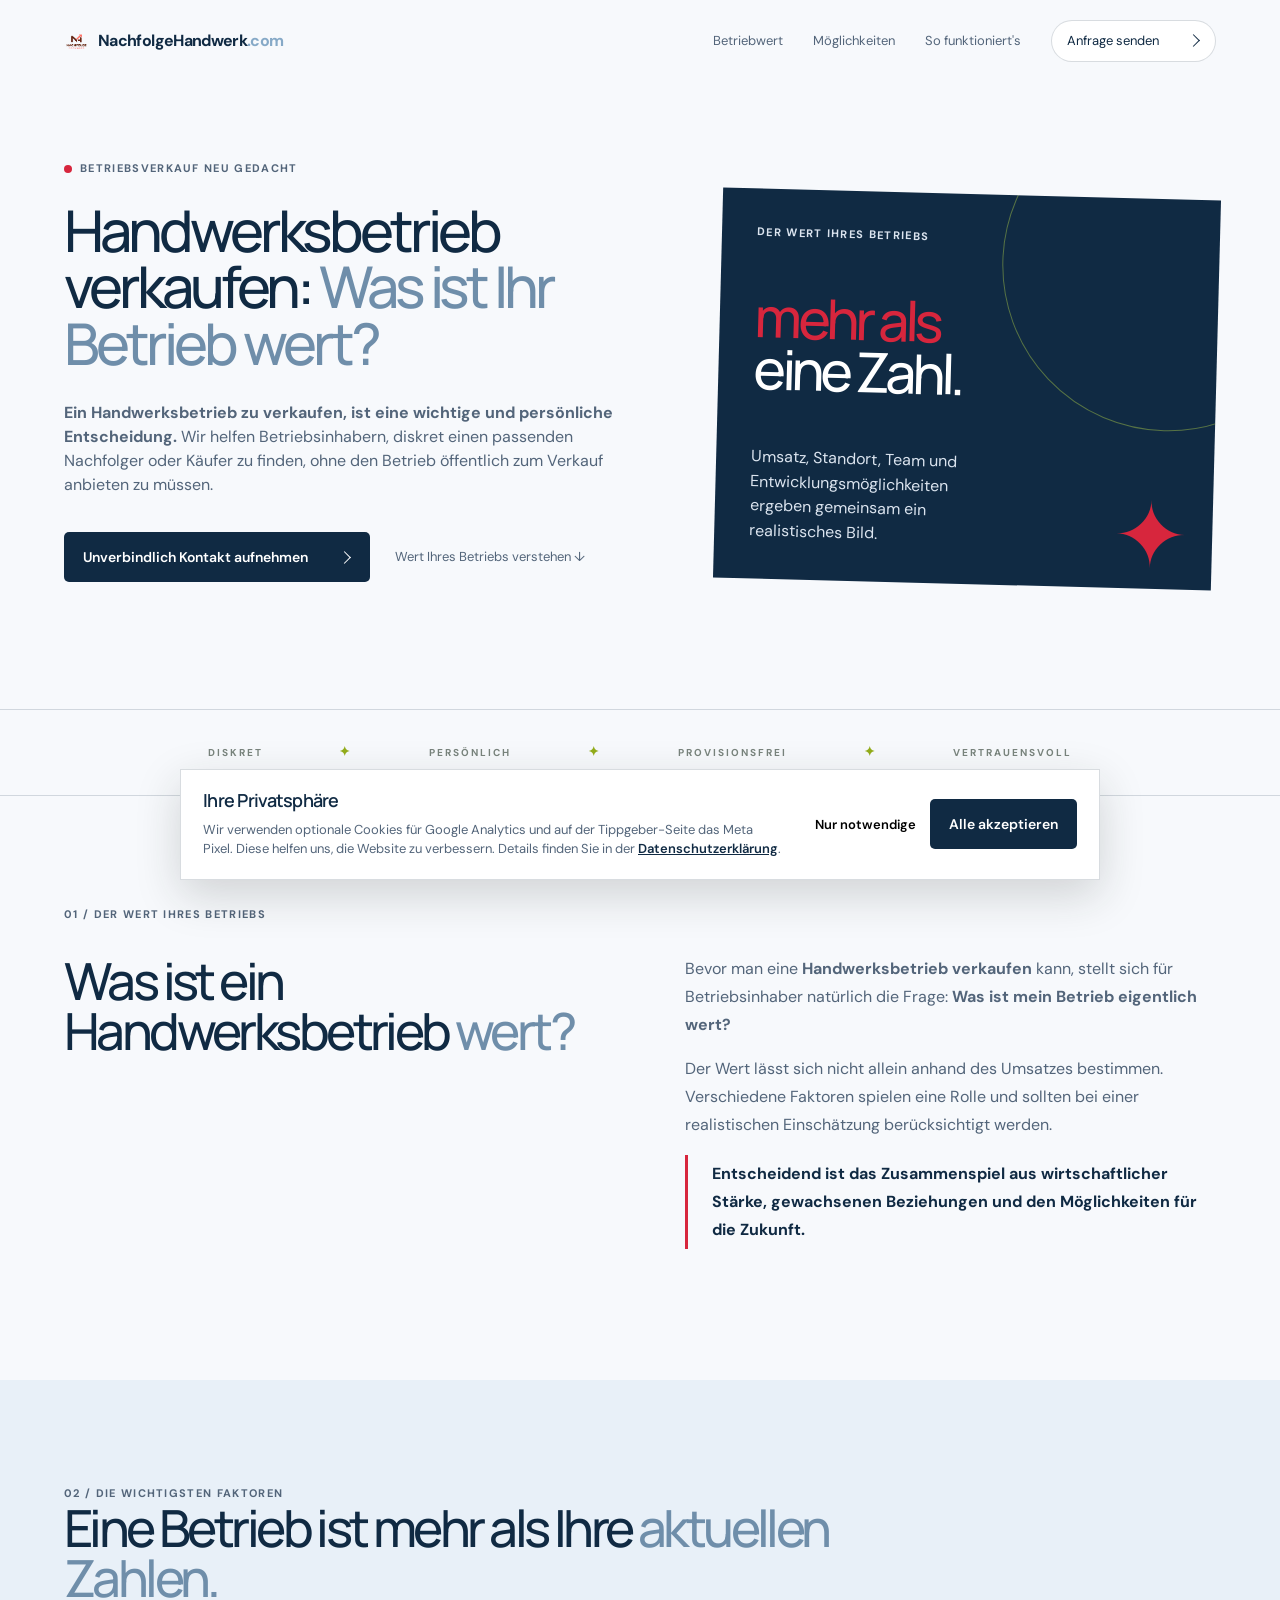
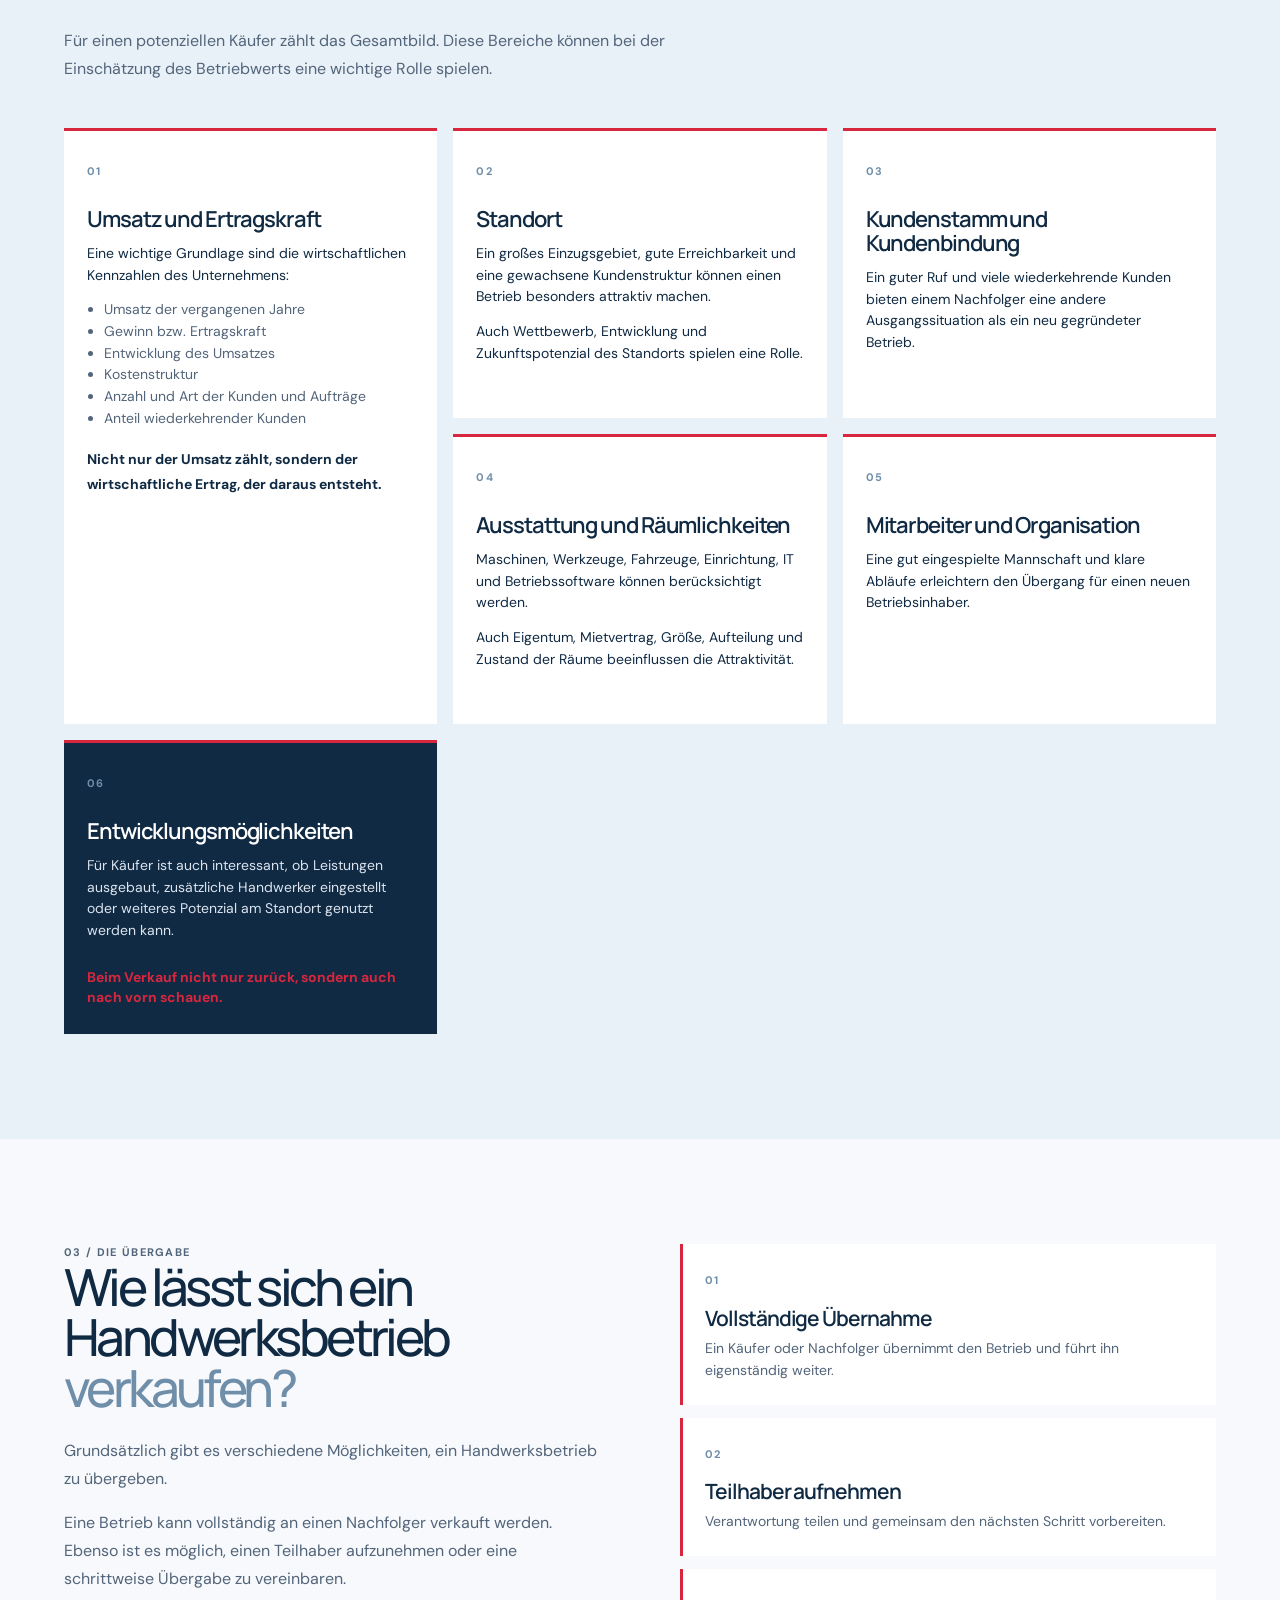
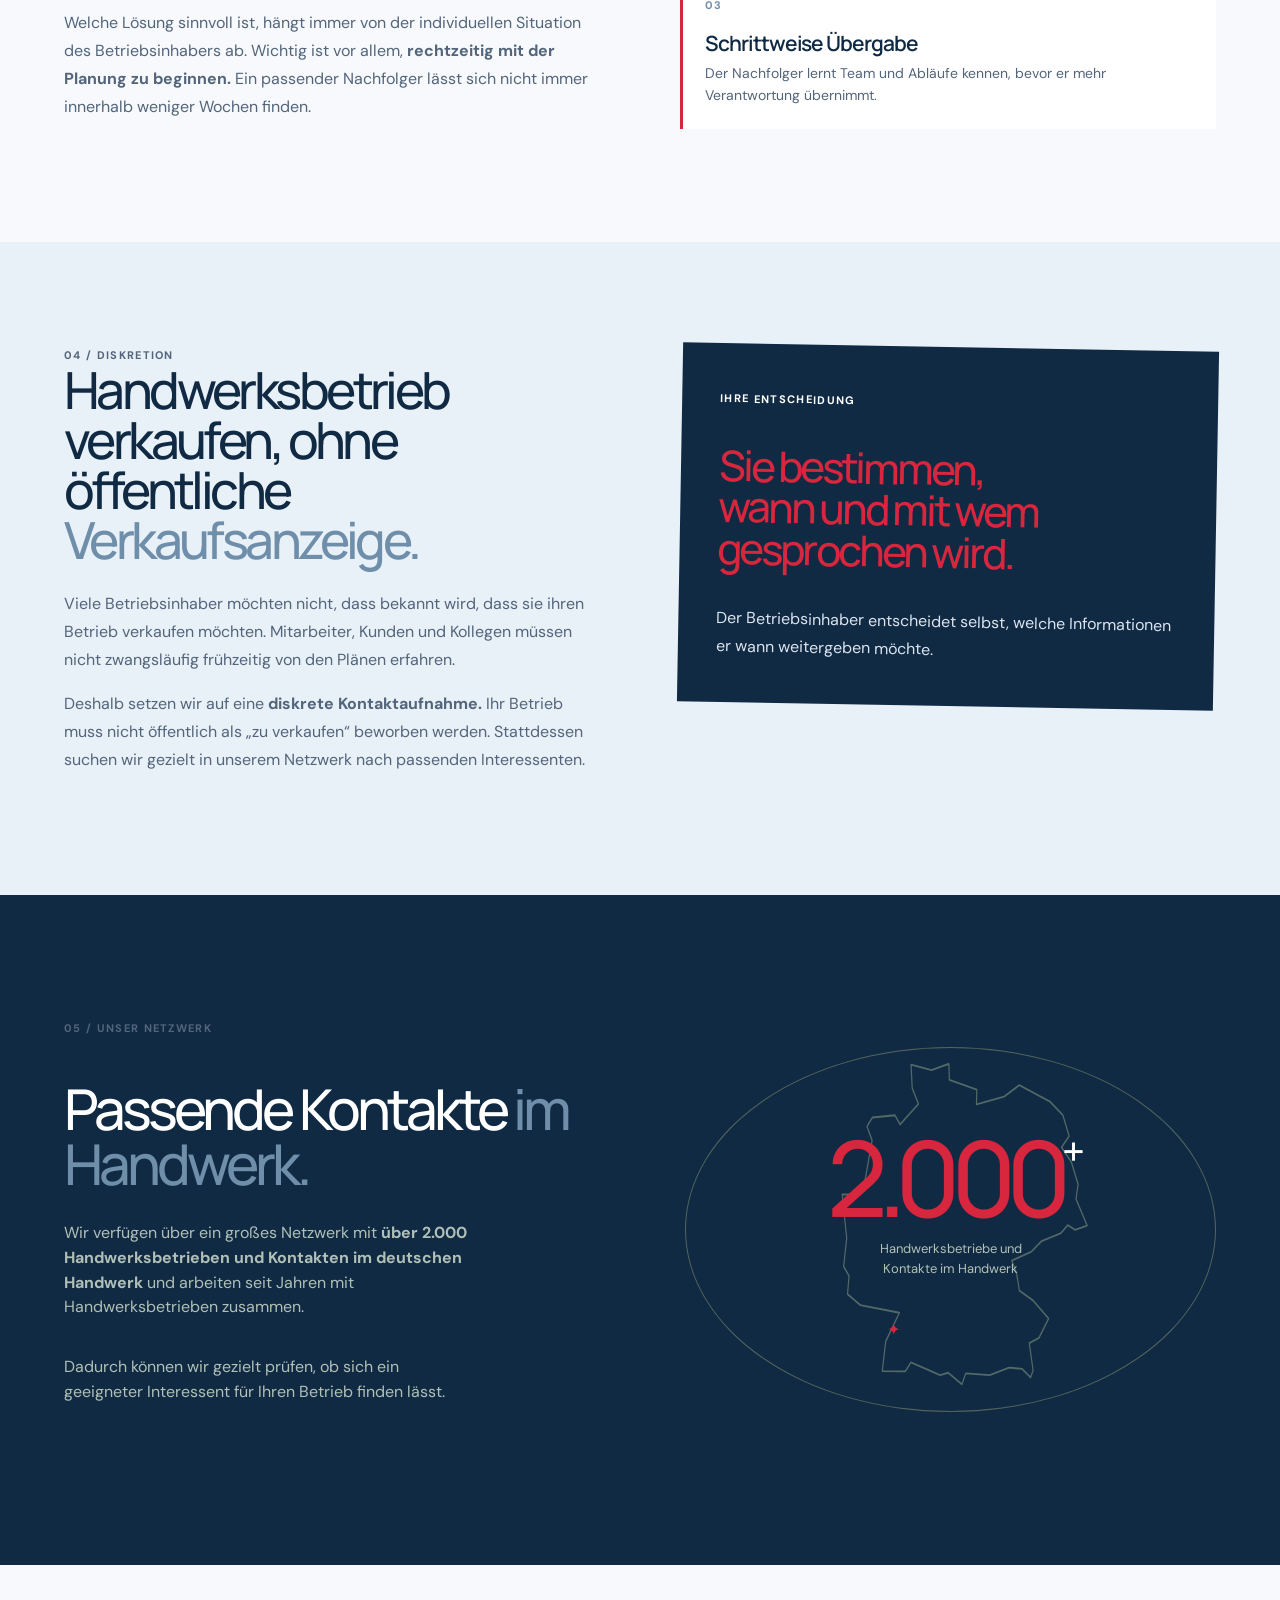
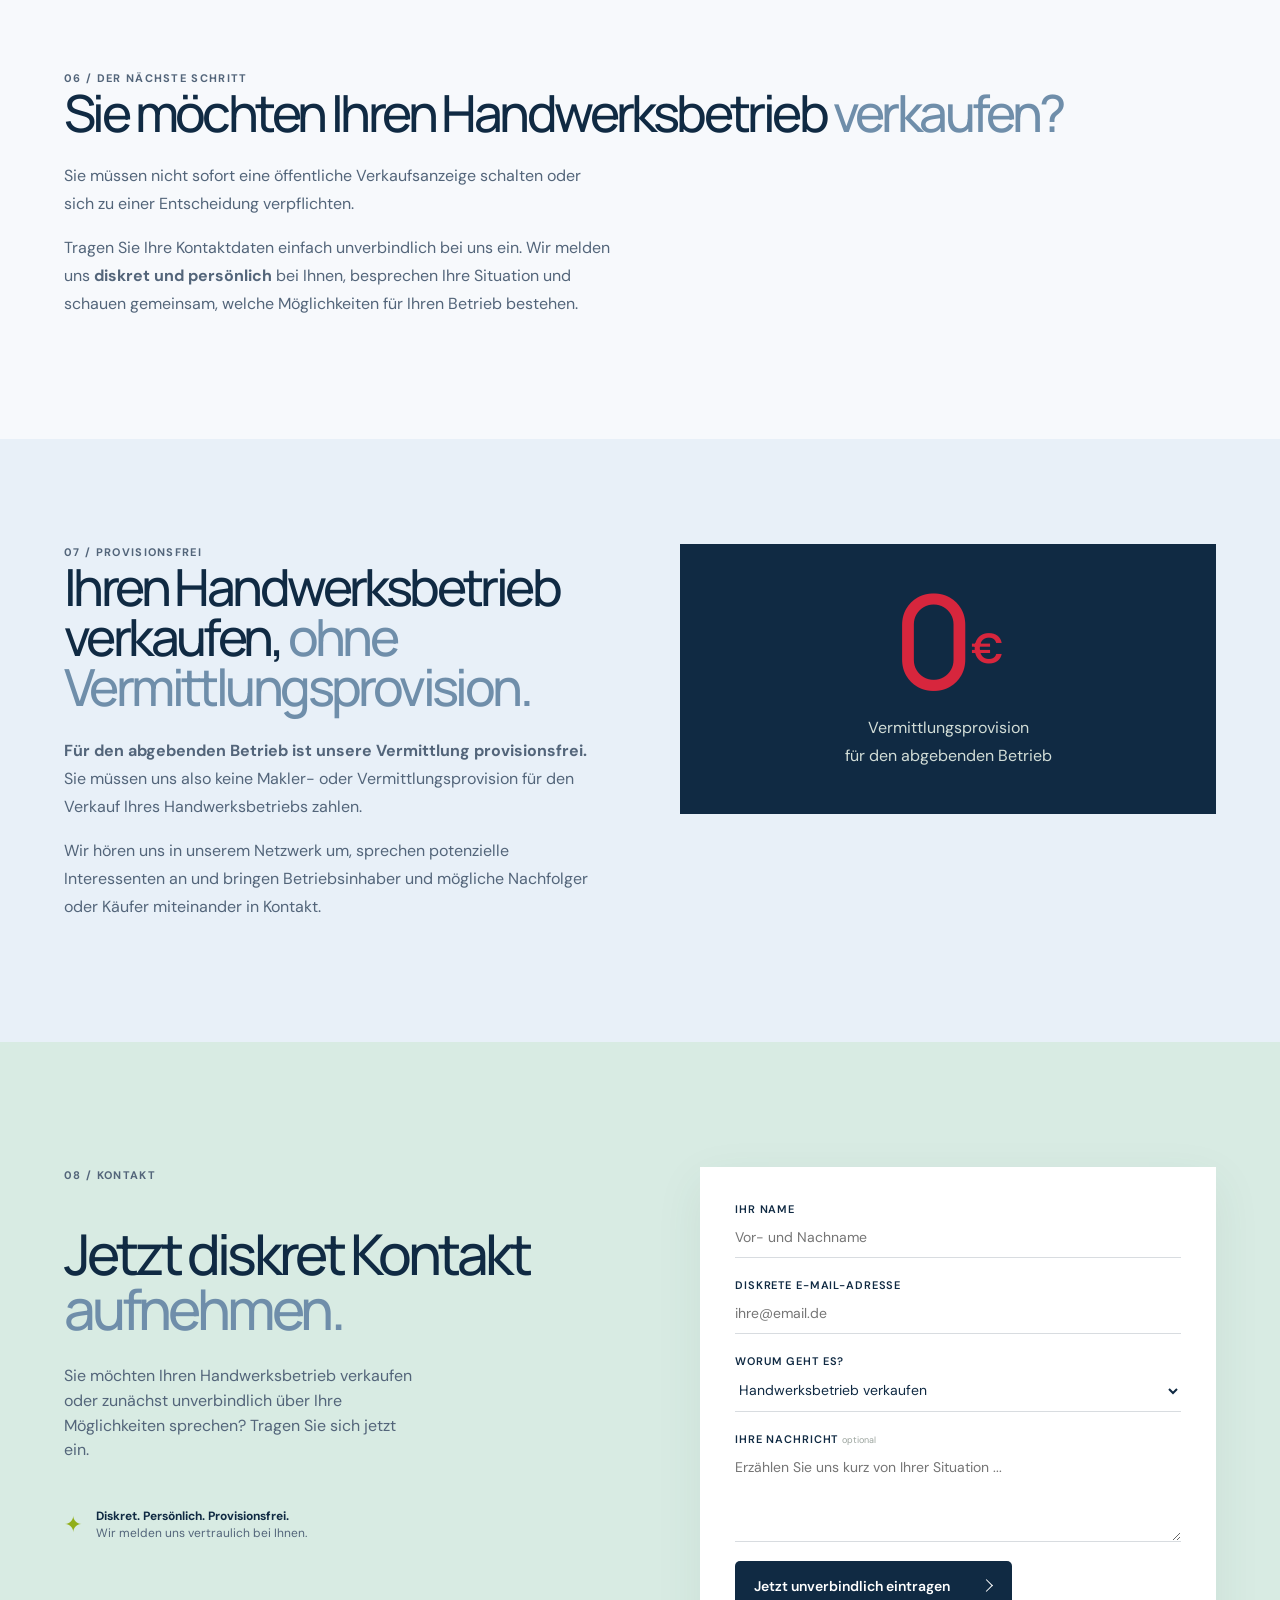
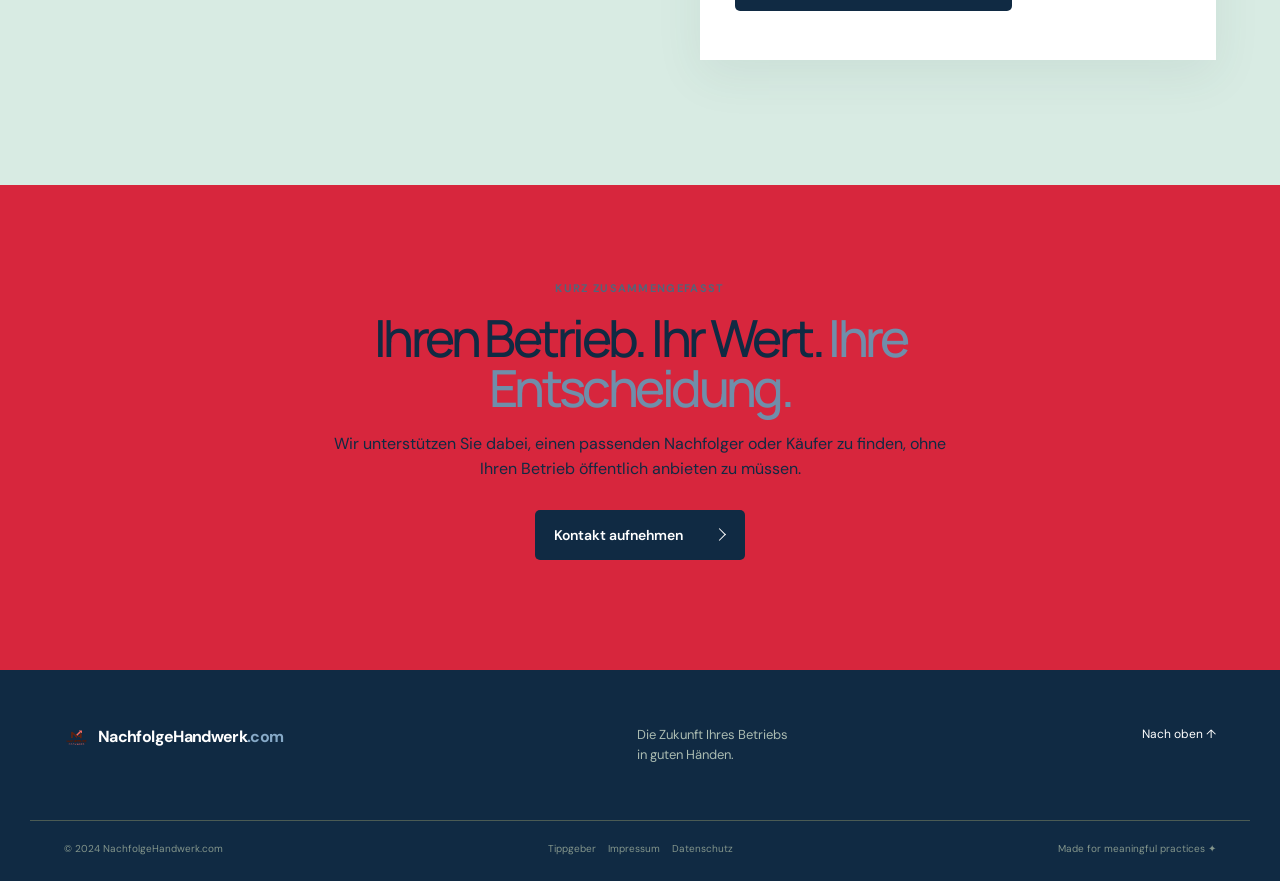
<file: handwerksbetrieb-verkaufen/index.html>
<!doctype html>
<html lang="de">
  <head>
    <meta charset="UTF-8" />
    <meta name="viewport" content="width=device-width, initial-scale=1.0" />
    <link rel="icon" type="image/png" href="../assets/logo nachfolgehandwerk.com.png" />
    <link rel="apple-touch-icon" href="../assets/logo nachfolgehandwerk.com.png" />
    <title>Handwerksbetrieb verkaufen: Was ist ein Handwerksbetrieb wert? | NachfolgeHandwerk.com</title>
    <meta name="description" content="Sie möchten Ihren Handwerksbetrieb verkaufen? NachfolgeHandwerk.com unterstützt Betriebsinhaber diskret, persönlich und provisionsfrei bei der Suche nach passenden Nachfolgern oder Käufern." />
    <link rel="preconnect" href="https://fonts.googleapis.com" />
    <link rel="preconnect" href="https://fonts.gstatic.com" crossorigin />
    <link href="https://fonts.googleapis.com/css2?family=DM+Sans:wght@400;500;600;700&family=Manrope:wght@400;500;600;700;800&display=swap" rel="stylesheet" />
    <link rel="stylesheet" href="../styles.css" />
  </head>
  <body class="value-page">
    <header class="site-header">
      <a class="logo" href="../index.html#top" aria-label="NachfolgeHandwerk.com Startseite"><img class="logo-image" src="../assets/logo nachfolgehandwerk.com.png" alt="" /><span>NachfolgeHandwerk<span class="logo-dot">.com</span></span></a>
      <button class="menu-toggle" aria-label="Menü öffnen" aria-expanded="false"><span></span><span></span></button>
      <nav class="main-nav">
        <a href="#bewertung">Betriebwert</a><a href="#moeglichkeiten">Möglichkeiten</a><a href="#ablauf">So funktioniert's</a>
        <a class="nav-cta" href="#kontakt">Anfrage senden <span class="button-arrow" aria-hidden="true"></span></a>
      </nav>
    </header>

    <main id="top">
      <section class="value-hero section-shell">
        <div>
          <div class="eyebrow"><span class="eyebrow-dot"></span> Betriebsverkauf neu gedacht</div>
          <h1>Handwerksbetrieb verkaufen: <em>Was ist Ihr Betrieb wert?</em></h1>
          <p class="hero-lead"><strong>Ein Handwerksbetrieb zu verkaufen, ist eine wichtige und persönliche Entscheidung.</strong> Wir helfen Betriebsinhabern, diskret einen passenden Nachfolger oder Käufer zu finden, ohne den Betrieb öffentlich zum Verkauf anbieten zu müssen.</p>
          <div class="hero-actions"><a class="button button-dark" href="#kontakt">Unverbindlich Kontakt aufnehmen <span class="button-arrow" aria-hidden="true"></span></a><a class="text-link" href="#bewertung">Wert Ihres Betriebs verstehen <span>↓</span></a></div>
        </div>
        <div class="value-hero-card"><span class="value-card-label">Der Wert Ihres Betriebs</span><strong>mehr als<br /><em>eine Zahl.</em></strong><p>Umsatz, Standort, Team und Entwicklungsmöglichkeiten ergeben gemeinsam ein realistisches Bild.</p><span class="value-card-mark">✦</span></div>
      </section>

      <section class="ticker"><div class="ticker-inner"><div class="ticker-group"><span>DISKRET</span><i>✦</i><span>PERSÖNLICH</span><i>✦</i><span>PROVISIONSFREI</span><i>✦</i><span>VERTRAUENSVOLL</span></div><div class="ticker-group" aria-hidden="true"><span>DISKRET</span><i>✦</i><span>PERSÖNLICH</span><i>✦</i><span>PROVISIONSFREI</span><i>✦</i><span>VERTRAUENSVOLL</span></div></div></section>

      <section class="value-intro section-shell" id="bewertung">
        <div class="section-kicker">01 / Der Wert Ihres Betriebs</div>
        <div class="value-intro-grid"><h2>Was ist ein Handwerksbetrieb <em>wert?</em></h2><div><p>Bevor man eine <strong>Handwerksbetrieb verkaufen</strong> kann, stellt sich für Betriebsinhaber natürlich die Frage: <strong>Was ist mein Betrieb eigentlich wert?</strong></p><p>Der Wert lässt sich nicht allein anhand des Umsatzes bestimmen. Verschiedene Faktoren spielen eine Rolle und sollten bei einer realistischen Einschätzung berücksichtigt werden.</p><p class="value-highlight">Entscheidend ist das Zusammenspiel aus wirtschaftlicher Stärke, gewachsenen Beziehungen und den Möglichkeiten für die Zukunft.</p></div></div>
      </section>

      <section class="value-factors" aria-labelledby="faktoren-title"><div class="section-shell"><div class="section-kicker">02 / Die wichtigsten Faktoren</div><h2 id="faktoren-title">Eine Betrieb ist mehr als Ihre <em>aktuellen Zahlen.</em></h2><p class="section-intro">Für einen potenziellen Käufer zählt das Gesamtbild. Diese Bereiche können bei der Einschätzung des Betriebwerts eine wichtige Rolle spielen.</p><div class="factor-grid">
         <article class="factor-card factor-featured"><span>01</span><h3>Umsatz und Ertragskraft</h3><p>Eine wichtige Grundlage sind die wirtschaftlichen Kennzahlen des Unternehmens:</p><ul><li>Umsatz der vergangenen Jahre</li><li>Gewinn bzw. Ertragskraft</li><li>Entwicklung des Umsatzes</li><li>Kostenstruktur</li><li>Anzahl und Art der Kunden und Aufträge</li><li>Anteil wiederkehrender Kunden</li></ul><strong>Nicht nur der Umsatz zählt, sondern der wirtschaftliche Ertrag, der daraus entsteht.</strong></article>
         <article class="factor-card"><span>02</span><h3>Standort</h3><p>Ein großes Einzugsgebiet, gute Erreichbarkeit und eine gewachsene Kundenstruktur können einen Betrieb besonders attraktiv machen.</p><p>Auch Wettbewerb, Entwicklung und Zukunftspotenzial des Standorts spielen eine Rolle.</p></article>
         <article class="factor-card"><span>03</span><h3>Kundenstamm und Kundenbindung</h3><p>Ein guter Ruf und viele wiederkehrende Kunden bieten einem Nachfolger eine andere Ausgangssituation als ein neu gegründeter Betrieb.</p></article>
         <article class="factor-card"><span>04</span><h3>Ausstattung und Räumlichkeiten</h3><p>Maschinen, Werkzeuge, Fahrzeuge, Einrichtung, IT und Betriebssoftware können berücksichtigt werden.</p><p>Auch Eigentum, Mietvertrag, Größe, Aufteilung und Zustand der Räume beeinflussen die Attraktivität.</p></article>
        <article class="factor-card"><span>05</span><h3>Mitarbeiter und Organisation</h3><p>Eine gut eingespielte Mannschaft und klare Abläufe erleichtern den Übergang für einen neuen Betriebsinhaber.</p></article>
        <article class="factor-card factor-dark"><span>06</span><h3>Entwicklungsmöglichkeiten</h3><p>Für Käufer ist auch interessant, ob Leistungen ausgebaut, zusätzliche Handwerker eingestellt oder weiteres Potenzial am Standort genutzt werden kann.</p><strong>Beim Verkauf nicht nur zurück, sondern auch nach vorn schauen.</strong></article>
      </div></div></section>

      <section class="value-section section-shell" id="moeglichkeiten"><div class="value-two-col"><div><div class="section-kicker">03 / Die Übergabe</div><h2>Wie lässt sich ein Handwerksbetrieb <em>verkaufen?</em></h2><p>Grundsätzlich gibt es verschiedene Möglichkeiten, ein Handwerksbetrieb zu übergeben.</p><p>Eine Betrieb kann vollständig an einen Nachfolger verkauft werden. Ebenso ist es möglich, einen Teilhaber aufzunehmen oder eine schrittweise Übergabe zu vereinbaren.</p><p>Welche Lösung sinnvoll ist, hängt immer von der individuellen Situation des Betriebsinhabers ab. Wichtig ist vor allem, <strong>rechtzeitig mit der Planung zu beginnen.</strong> Ein passender Nachfolger lässt sich nicht immer innerhalb weniger Wochen finden.</p></div><div class="model-list"><article><span>01</span><h3>Vollständige Übernahme</h3><p>Ein Käufer oder Nachfolger übernimmt den Betrieb und führt ihn eigenständig weiter.</p></article><article><span>02</span><h3>Teilhaber aufnehmen</h3><p>Verantwortung teilen und gemeinsam den nächsten Schritt vorbereiten.</p></article><article><span>03</span><h3>Schrittweise Übergabe</h3><p>Der Nachfolger lernt Team und Abläufe kennen, bevor er mehr Verantwortung übernimmt.</p></article></div></div></section>

      <section class="value-section value-muted"><div class="section-shell"><div class="value-two-col"><div><div class="section-kicker">04 / Diskretion</div><h2>Handwerksbetrieb verkaufen, ohne öffentliche <em>Verkaufsanzeige.</em></h2><p>Viele Betriebsinhaber möchten nicht, dass bekannt wird, dass sie ihren Betrieb verkaufen möchten. Mitarbeiter, Kunden und Kollegen müssen nicht zwangsläufig frühzeitig von den Plänen erfahren.</p><p>Deshalb setzen wir auf eine <strong>diskrete Kontaktaufnahme.</strong> Ihr Betrieb muss nicht öffentlich als „zu verkaufen“ beworben werden. Stattdessen suchen wir gezielt in unserem Netzwerk nach passenden Interessenten.</p></div><div class="value-callout"><span>Ihre Entscheidung</span><strong>Sie bestimmen,<br />wann und mit wem<br />gesprochen wird.</strong><p>Der Betriebsinhaber entscheidet selbst, welche Informationen er wann weitergeben möchte.</p></div></div></div></section>

      <section class="network-section"><div class="section-shell network-grid"><div><div class="section-kicker">05 / Unser Netzwerk</div><h2>Passende Kontakte <em>im Handwerk.</em></h2><p>Wir verfügen über ein großes Netzwerk mit <strong>über 2.000 Handwerksbetrieben und Kontakten im deutschen Handwerk</strong> und arbeiten seit Jahren mit Handwerksbetrieben zusammen.</p><p>Dadurch können wir gezielt prüfen, ob sich ein geeigneter Interessent für Ihren Betrieb finden lässt.</p></div><div class="network-stat"><svg class="germany-map" viewBox="5 47 6.5 8" aria-hidden="true"><path transform="translate(1.75 102) scale(.65 -1)" d="M9.921906 54.983104 9.93958 54.596642 10.950112 54.363607 10.939467 54.008693 11.956252 54.196486 12.51844 54.470371 13.647467 54.075511 14.119686 53.757029 14.353315 53.248171 14.074521 52.981263 14.4376 52.62485 14.685026 52.089947 14.607098 51.745188 15.016996 51.106674 14.570718 51.002339 14.307013 51.117268 14.056228 50.926918 13.338132 50.733234 12.966837 50.484076 12.240111 50.266338 12.415191 49.969121 12.521024 49.547415 13.031329 49.307068 13.595946 48.877172 13.243357 48.416115 12.884103 48.289146 13.025851 47.637584 12.932627 47.467646 12.62076 47.672388 12.141357 47.703083 11.426414 47.523766 10.544504 47.566399 10.402084 47.302488 9.896068 47.580197 9.594226 47.525058 8.522612 47.830828 8.317301 47.61358 7.466759 47.620582 7.593676 48.333019 8.099279 49.017784 6.65823 49.201958 6.18632 49.463803 6.242751 49.902226 6.043073 50.128052 6.156658 50.803721 5.988658 51.851616 6.589397 51.852029 6.84287 52.22844 7.092053 53.144043 6.90514 53.482162 7.100425 53.693932 7.936239 53.748296 8.121706 53.527792 8.800734 54.020786 8.572118 54.395646 8.526229 54.962744 9.282049 54.830865Z" /></svg><div class="stat-number">2.000<span>+</span></div><p>Handwerksbetriebe und Kontakte im Handwerk</p><div class="stat-paw">✦</div></div></div></section>

       <section class="value-section section-shell" id="ablauf"><div class="section-kicker">06 / Der nächste Schritt</div><h2>Sie möchten Ihren Handwerksbetrieb <em>verkaufen?</em></h2><div class="value-start"><div><p>Sie müssen nicht sofort eine öffentliche Verkaufsanzeige schalten oder sich zu einer Entscheidung verpflichten.</p><p>Tragen Sie Ihre Kontaktdaten einfach unverbindlich bei uns ein. Wir melden uns <strong>diskret und persönlich</strong> bei Ihnen, besprechen Ihre Situation und schauen gemeinsam, welche Möglichkeiten für Ihren Betrieb bestehen.</p></div></div></section>

       <section class="value-section value-muted"><div class="section-shell value-two-col"><div><div class="section-kicker">07 / Provisionsfrei</div><h2>Ihren Handwerksbetrieb verkaufen, <em>ohne Vermittlungsprovision.</em></h2><p><strong>Für den abgebenden Betrieb ist unsere Vermittlung provisionsfrei.</strong> Sie müssen uns also keine Makler- oder Vermittlungsprovision für den Verkauf Ihres Handwerksbetriebs zahlen.</p><p>Wir hören uns in unserem Netzwerk um, sprechen potenzielle Interessenten an und bringen Betriebsinhaber und mögliche Nachfolger oder Käufer miteinander in Kontakt.</p></div><div class="zero-card"><strong>0</strong><span>€</span><p>Vermittlungsprovision<br />für den abgebenden Betrieb</p></div></div></section>

      <section class="contact-section" id="kontakt"><div class="section-shell contact-grid"><div><div class="section-kicker">08 / Kontakt</div><h2>Jetzt diskret Kontakt <em>aufnehmen.</em></h2><p>Sie möchten Ihren Handwerksbetrieb verkaufen oder zunächst unverbindlich über Ihre Möglichkeiten sprechen? Tragen Sie sich jetzt ein.</p><div class="contact-note"><span>✦</span><p><strong>Diskret. Persönlich. Provisionsfrei.</strong><br />Wir melden uns vertraulich bei Ihnen.</p></div></div><form id="request-form"><label>Ihr Name<input required type="text" name="name" placeholder="Vor- und Nachname" /></label><label>Diskrete E-Mail-Adresse<input required type="email" name="email" placeholder="ihre@email.de" /></label><label>Worum geht es?<select name="topic"><option>Handwerksbetrieb verkaufen</option><option>Betriebwert einschätzen</option><option>Nachfolger suchen</option><option>Teilhaber finden</option><option>Erstberatung</option></select></label><label>Ihre Nachricht <span class="optional">optional</span><textarea name="message" rows="4" placeholder="Erzählen Sie uns kurz von Ihrer Situation ..."></textarea></label><button class="button button-dark" type="submit">Jetzt unverbindlich eintragen <span class="button-arrow" aria-hidden="true"></span></button><p class="form-status" aria-live="polite"></p></form></div></section>

      <section class="value-final"><div class="section-shell"><div class="section-kicker">Kurz zusammengefasst</div><h2>Ihren Betrieb. Ihr Wert. <em>Ihre Entscheidung.</em></h2><p>Wir unterstützen Sie dabei, einen passenden Nachfolger oder Käufer zu finden, ohne Ihren Betrieb öffentlich anbieten zu müssen.</p><a class="button button-dark" href="#kontakt">Kontakt aufnehmen <span class="button-arrow" aria-hidden="true"></span></a></div></section>
    </main>
    <footer class="site-footer"><div class="section-shell footer-top"><a class="logo" href="../index.html#top"><img class="logo-image" src="../assets/logo nachfolgehandwerk.com.png" alt="" /><span>NachfolgeHandwerk<span class="logo-dot">.com</span></span></a><p>Die Zukunft Ihres Betriebs<br />in guten Händen.</p><a class="back-top" href="#top">Nach oben ↑</a></div><div class="section-shell footer-bottom"><span>© 2024 NachfolgeHandwerk.com</span><span><a href="../tippgeber">Tippgeber</a> &nbsp;&nbsp; <a href="../impressum.html">Impressum</a> &nbsp;&nbsp; <a href="../datenschutz.html">Datenschutz</a></span><span>Made for meaningful practices ✦</span></div></footer>
    <script src="../script.js"></script>
  </body>
</html>
</file>
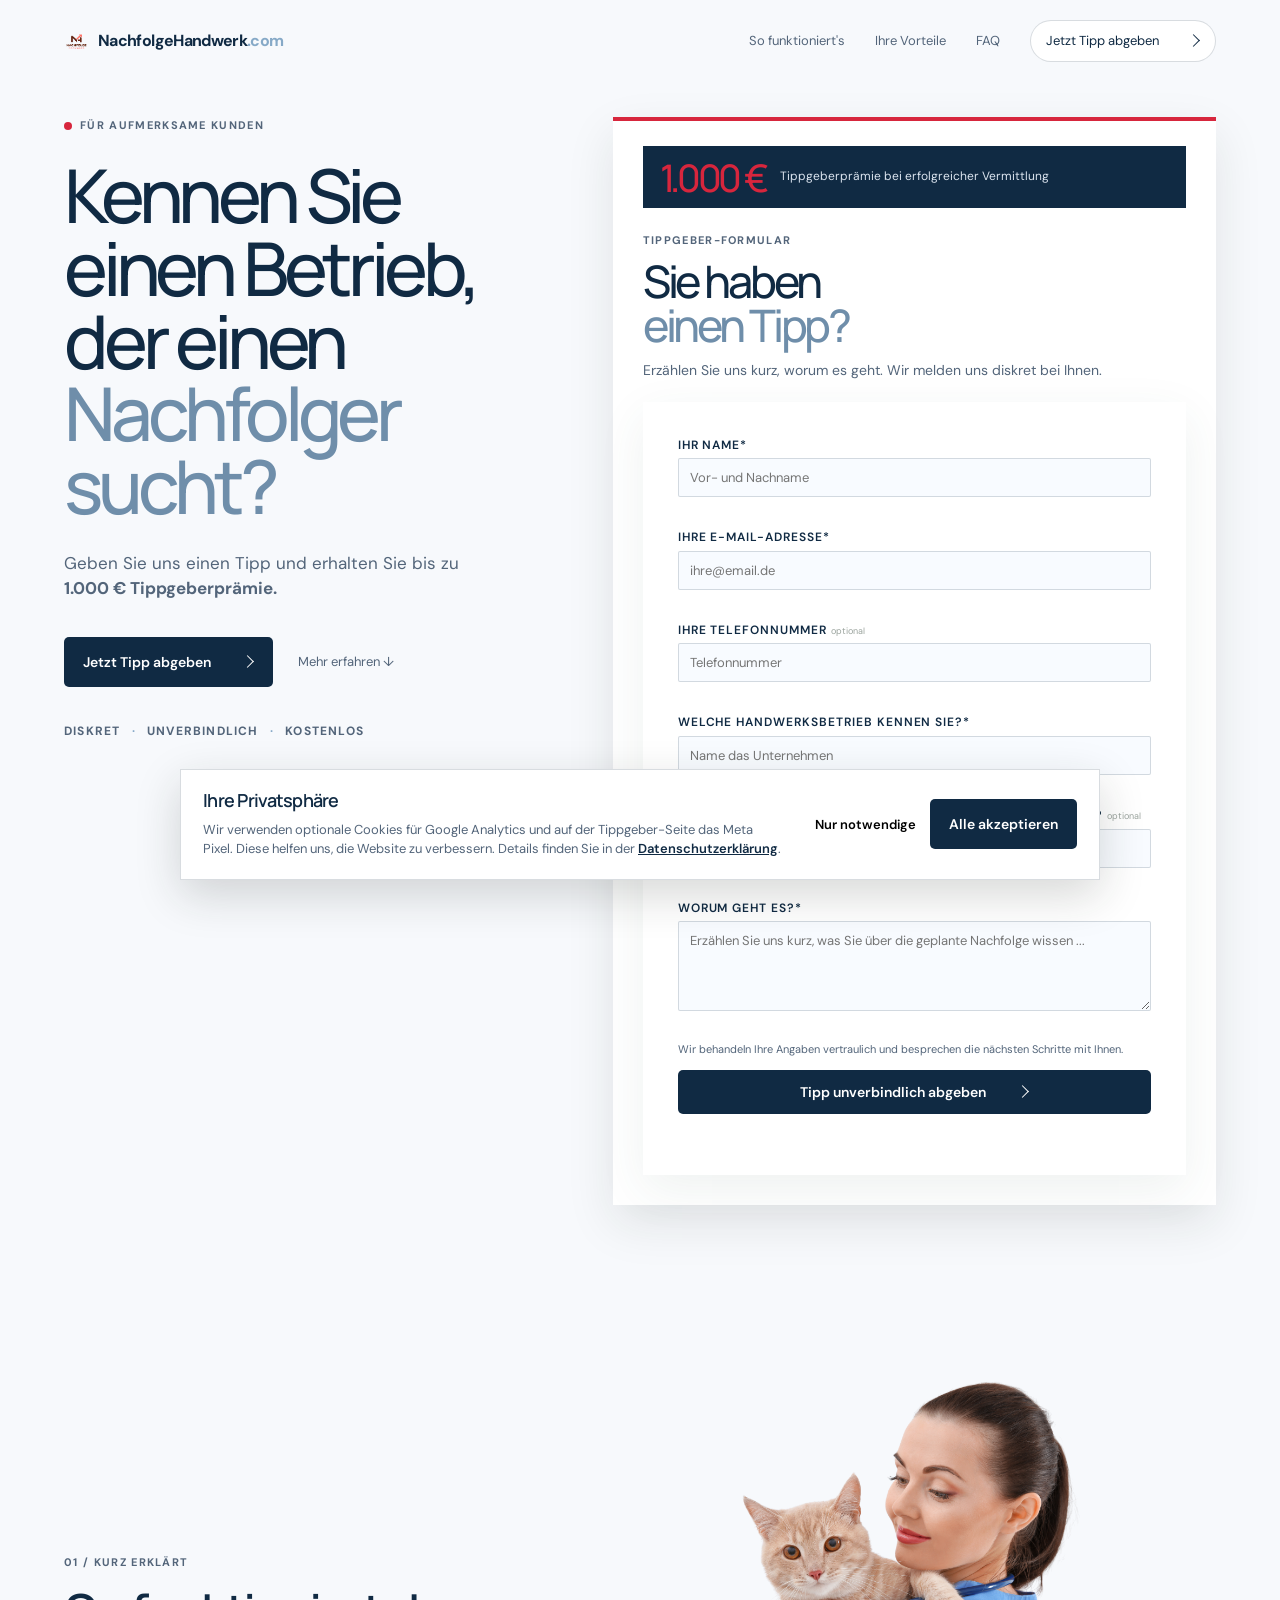
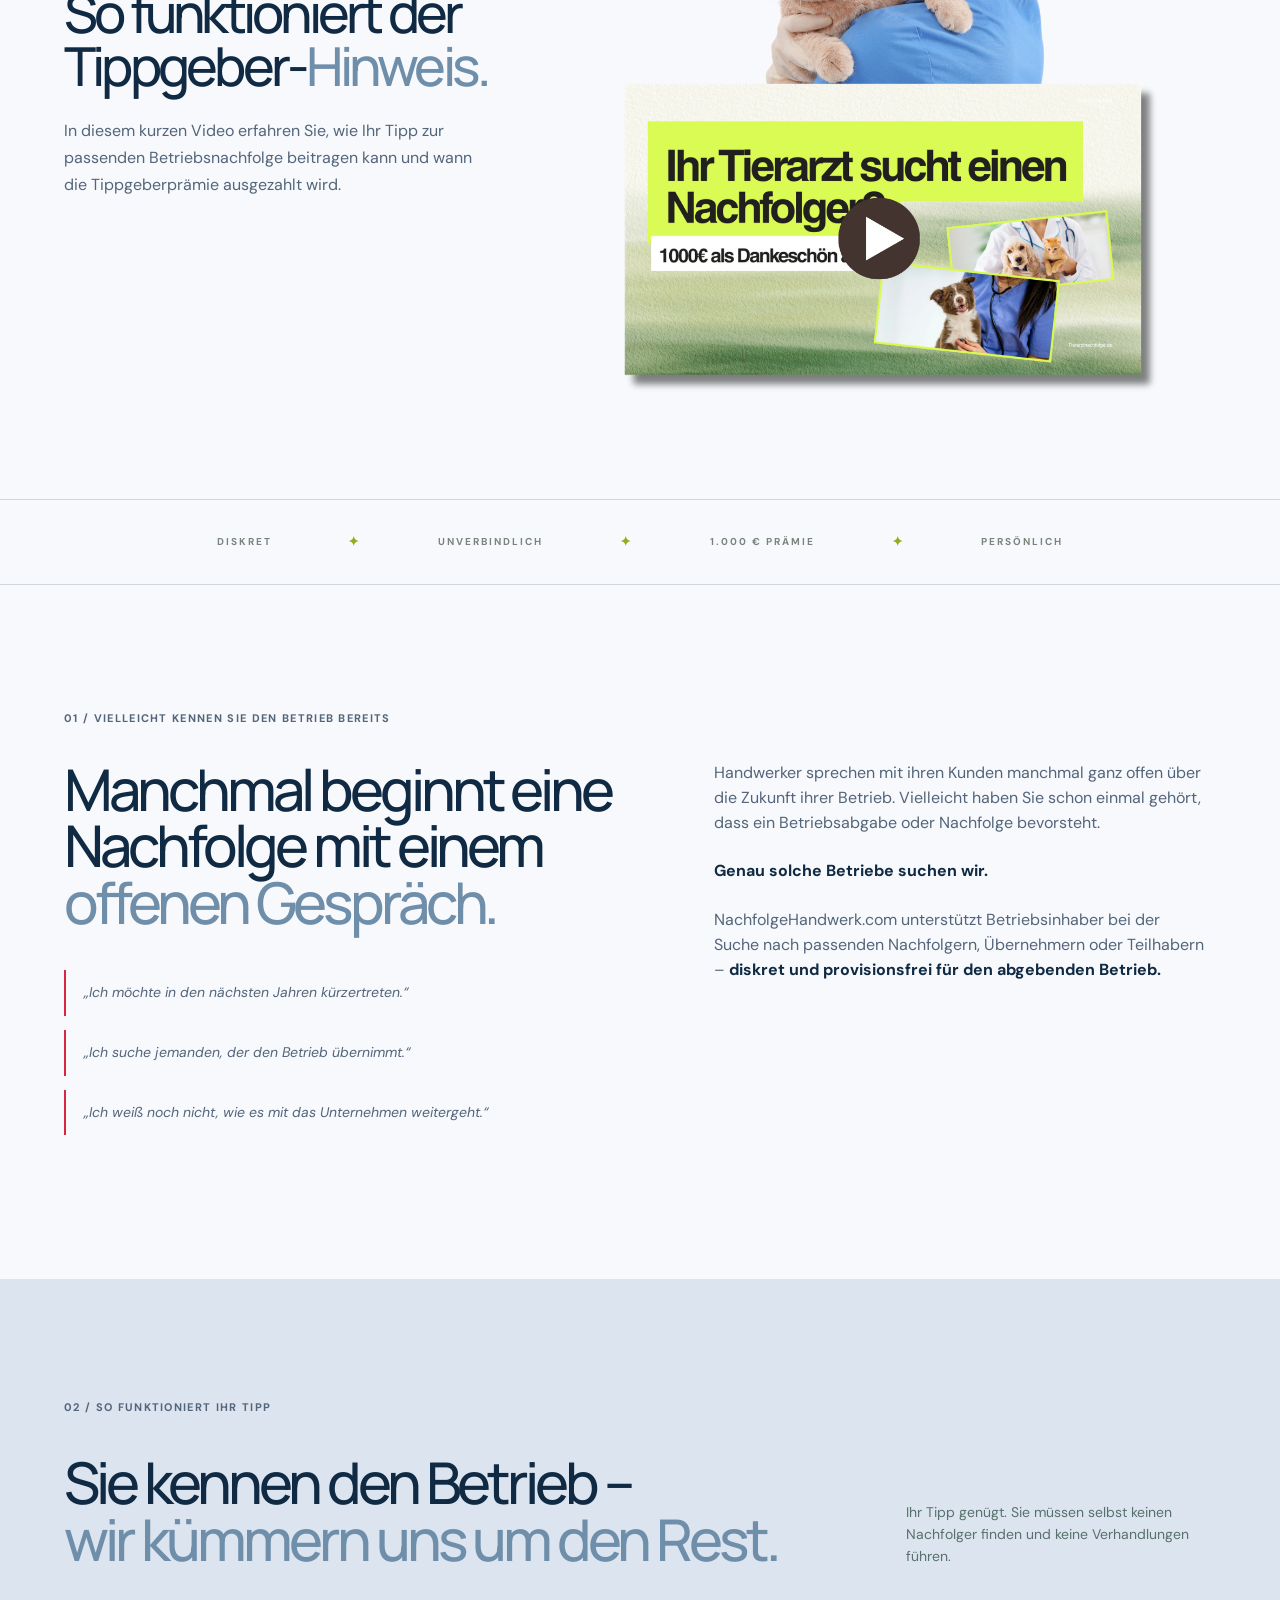
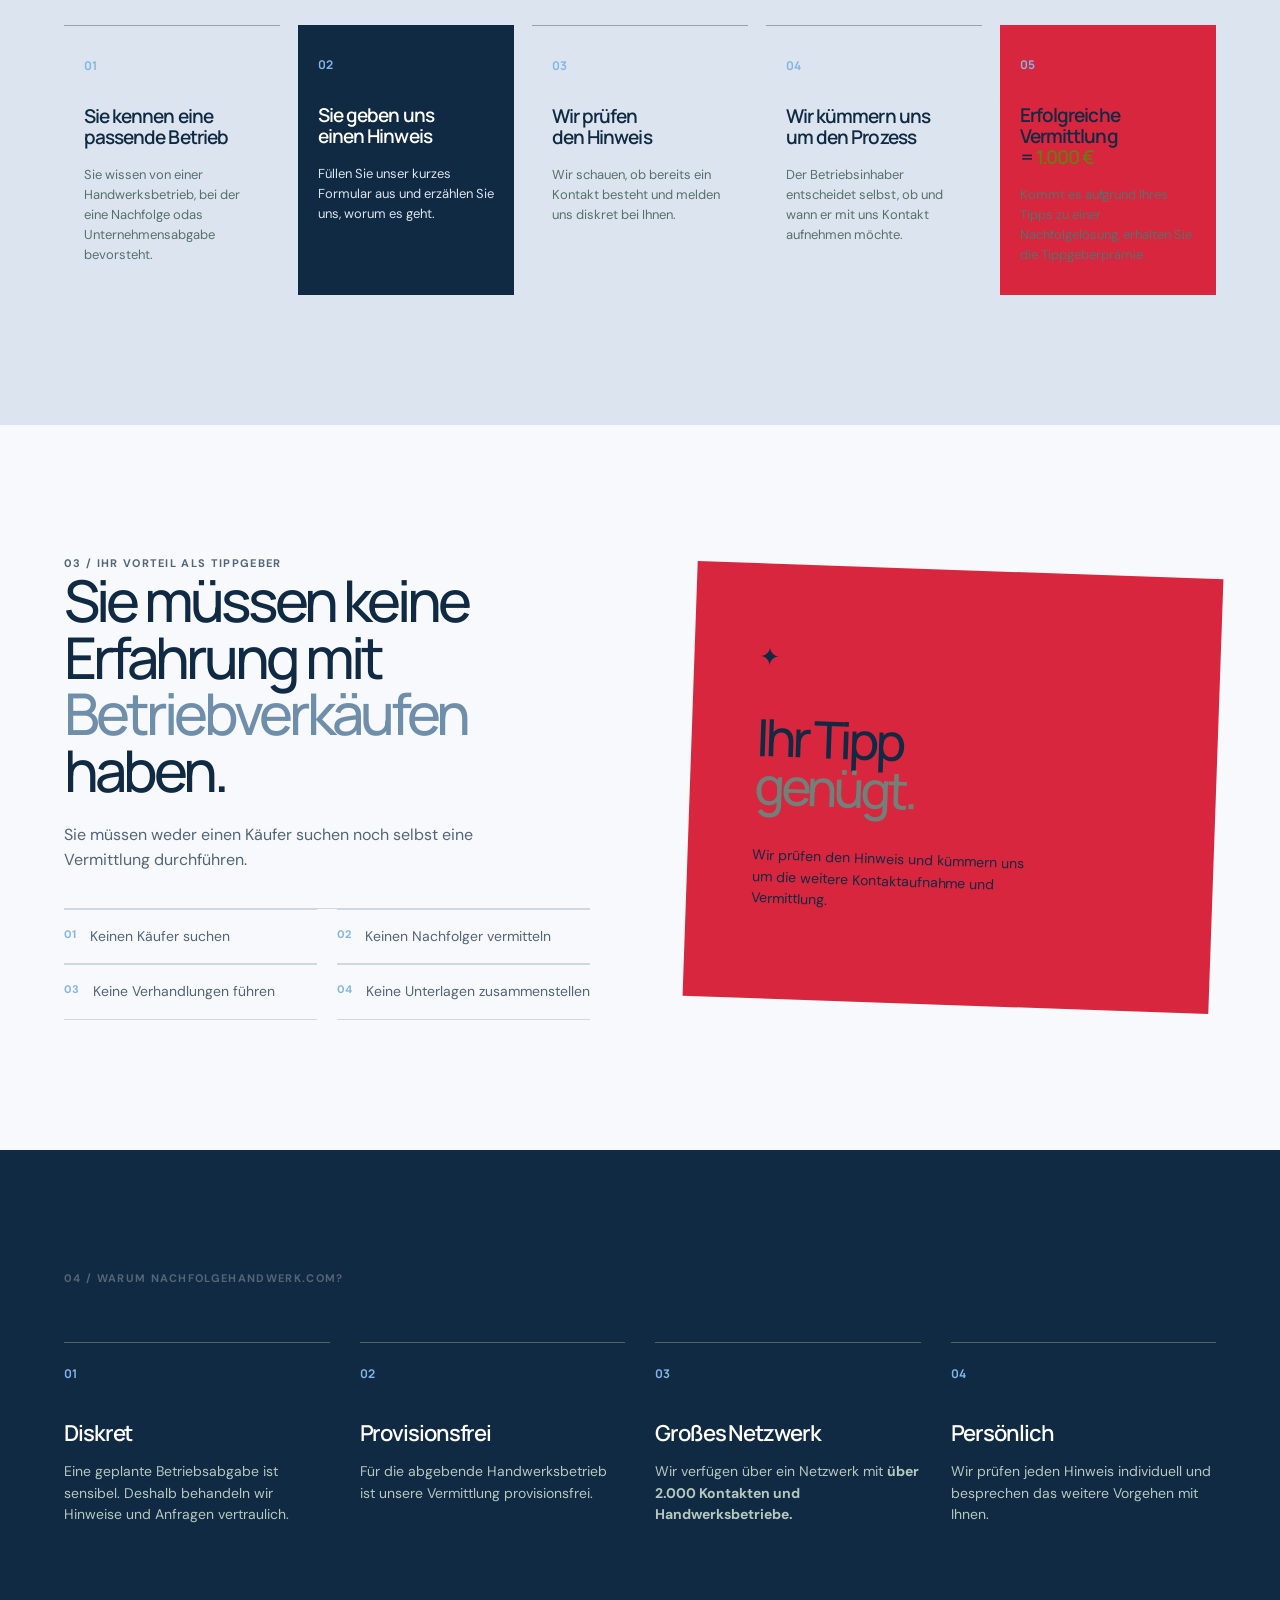
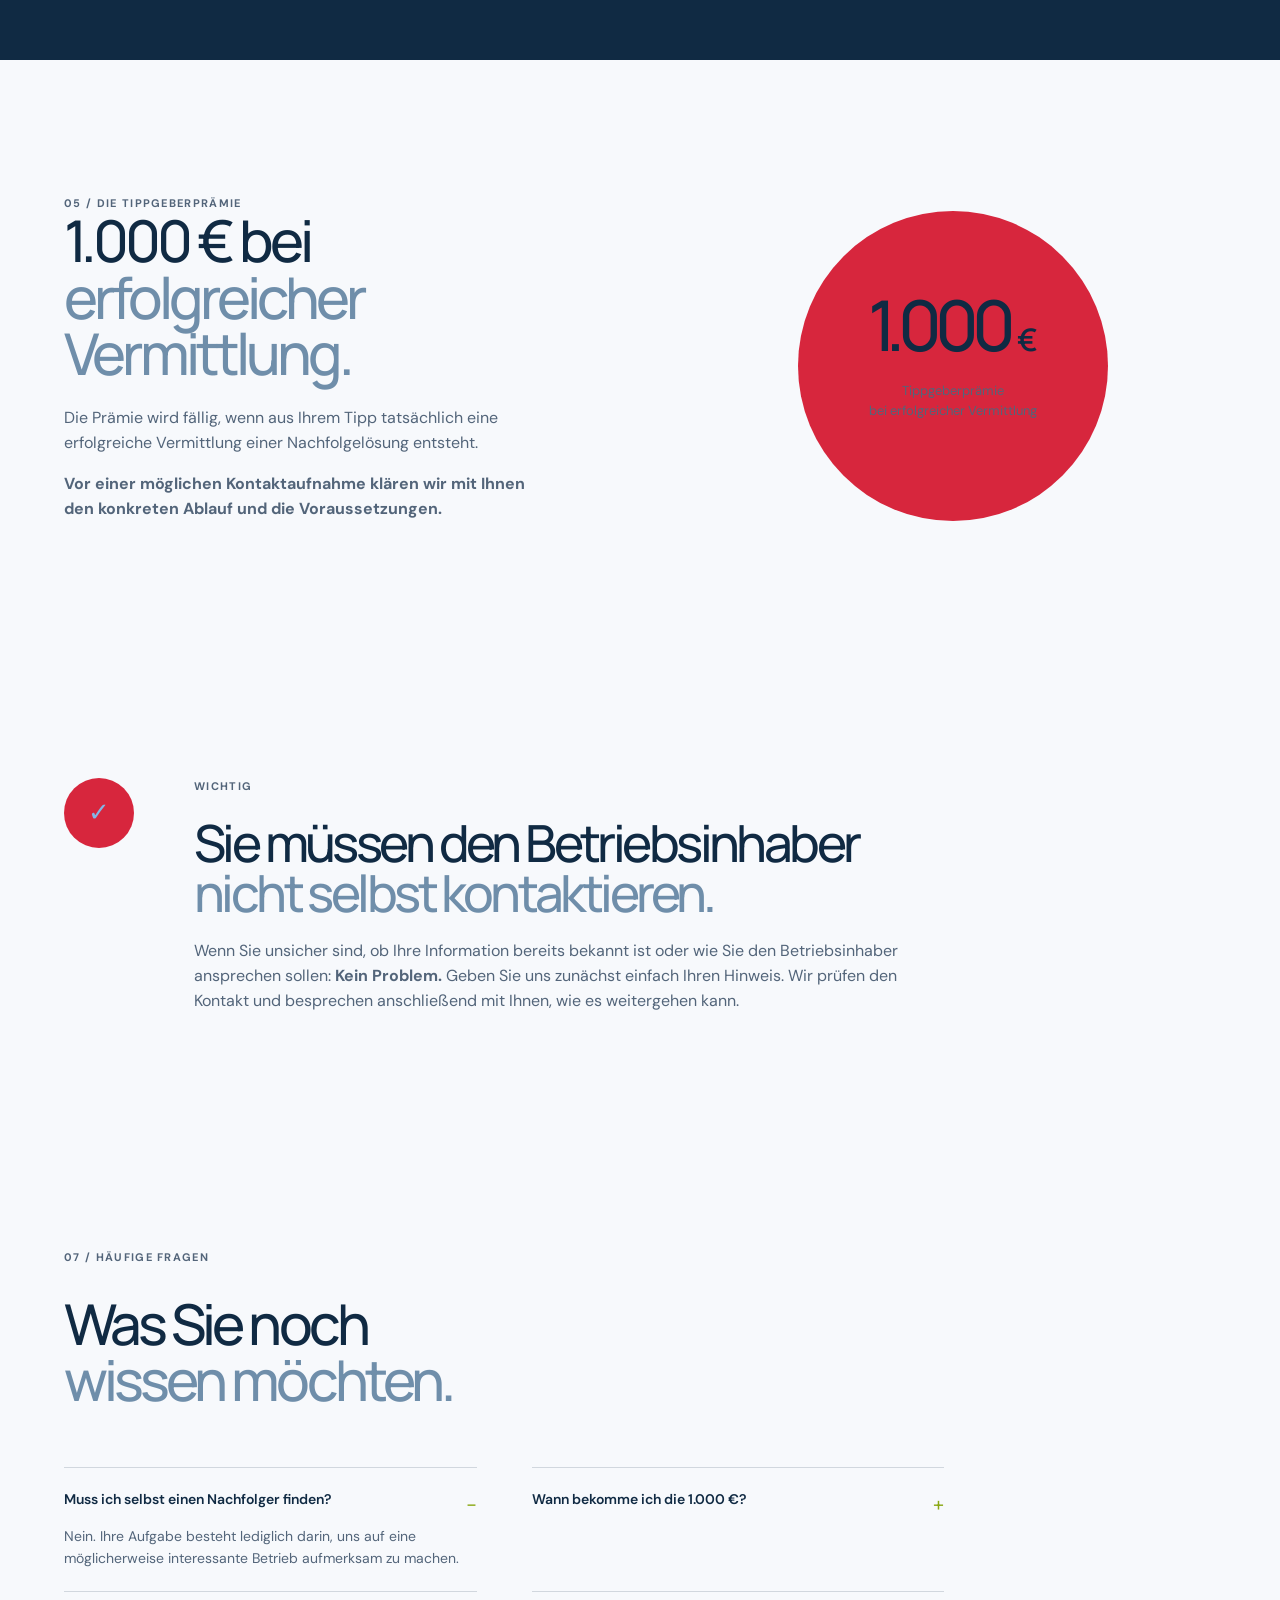
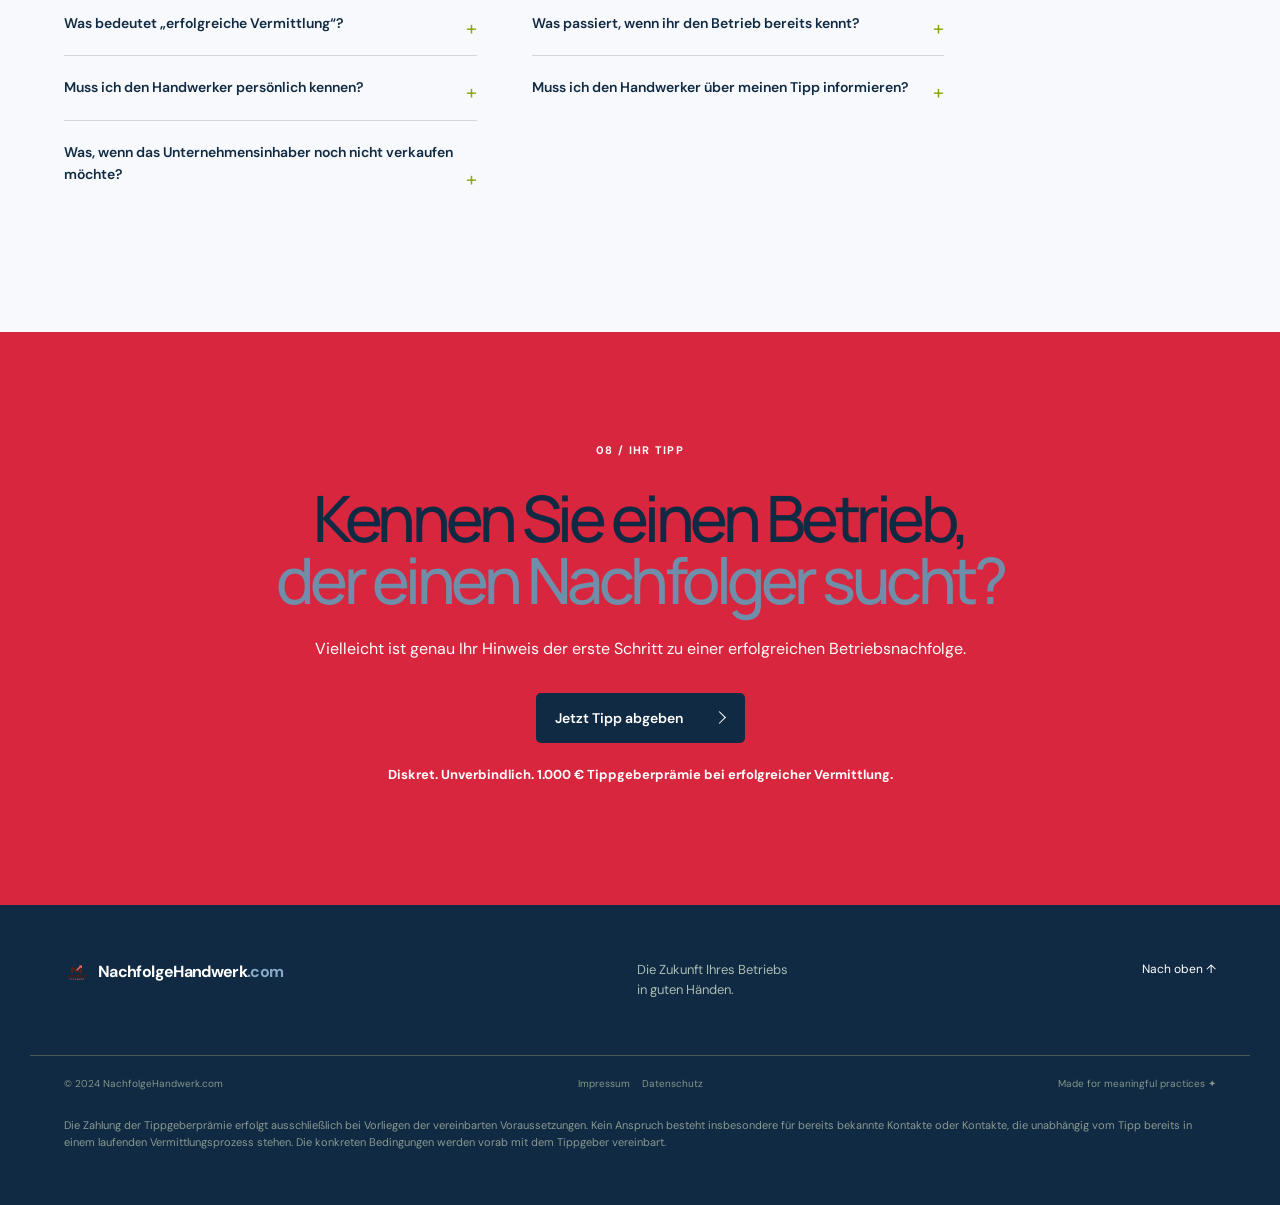
<file: tippgeber/index.html>
<!doctype html>
<html lang="de">
  <head>
    <meta charset="UTF-8" />
    <meta name="viewport" content="width=device-width, initial-scale=1.0" />
    <link rel="icon" type="image/png" href="../assets/logo nachfolgehandwerk.com.png" />
    <link rel="apple-touch-icon" href="../assets/logo nachfolgehandwerk.com.png" />
    <title>1.000 € Tippgeberprämie | NachfolgeHandwerk.com</title>
    <meta name="description" content="Kennen Sie ein Handwerksbetrieb, die einen Nachfolger sucht? Geben Sie uns einen Tipp und erhalten Sie bis zu 1.000 € Tippgeberprämie." />
    <link rel="preconnect" href="https://fonts.googleapis.com" />
    <link rel="preconnect" href="https://fonts.gstatic.com" crossorigin />
    <link href="https://fonts.googleapis.com/css2?family=DM+Sans:wght@400;500;600;700&family=Manrope:wght@400;500;600;700;800&display=swap" rel="stylesheet" />
    <link rel="stylesheet" href="../styles.css" />
    <script>
      window.__nhLoadMetaPixel = () => {
        if (window.__nhMetaPixelLoaded) return;
        window.__nhMetaPixelLoaded = true;
        !function(f,b,e,v,n,t,s){if(f.fbq)return;n=f.fbq=function(){n.callMethod?
        n.callMethod.apply(n,arguments):n.queue.push(arguments)};if(!f._fbq)f._fbq=n;
        n.push=n;n.loaded=!0;n.version='2.0';n.queue=[];t=b.createElement(e);t.async=!0;
        t.src=v;s=b.getElementsByTagName(e)[0];s.parentNode.insertBefore(t,s)}(window, document,
        'script','https://connect.facebook.net/en_US/fbevents.js');
        window.fbq('init', '1766102024654577');
        window.fbq('track', 'PageView');
      };
      if (localStorage.getItem('nh_cookie_consent') === 'accepted') {
        window.__nhLoadMetaPixel();
      }
    </script>
  </head>
  <body class="referral-page">
    <header class="site-header">
      <a class="logo" href="../index.html#top" aria-label="NachfolgeHandwerk.com Startseite"><img class="logo-image" src="../assets/logo nachfolgehandwerk.com.png" alt="" /><span>NachfolgeHandwerk<span class="logo-dot">.com</span></span></a>
      <button class="menu-toggle" aria-label="Menü öffnen" aria-expanded="false"><span></span><span></span></button>
      <nav class="main-nav">
        <a href="#ablauf">So funktioniert's</a><a href="#vorteile">Ihre Vorteile</a><a href="#faq">FAQ</a>
        <a class="nav-cta" href="#tipp">Jetzt Tipp abgeben <span class="button-arrow" aria-hidden="true"></span></a>
      </nav>
    </header>

    <main id="top">
      <section class="referral-hero section-shell">
        <div class="referral-hero-copy">
          <div class="eyebrow"><span class="eyebrow-dot"></span> Für aufmerksame Kunden</div>
          <h1>Kennen Sie einen Betrieb, der einen <em>Nachfolger sucht?</em></h1>
          <p class="hero-lead">Geben Sie uns einen Tipp und erhalten Sie bis zu <strong>1.000 € Tippgeberprämie.</strong></p>
          <div class="hero-actions"><a class="button button-dark" href="#tipp">Jetzt Tipp abgeben <span class="button-arrow" aria-hidden="true"></span></a><a class="text-link" href="#ablauf">Mehr erfahren <span>↓</span></a></div>
          <p class="referral-microcopy">Diskret <span>·</span> unverbindlich <span>·</span> kostenlos</p>
        </div>
        <div class="referral-hero-form" id="tipp">
          <div class="hero-form-prize"><strong>1.000 €</strong><span>Tippgeberprämie bei erfolgreicher Vermittlung</span></div>
          <div class="section-kicker">Tippgeber-Formular</div>
          <h2>Sie haben<br /><em>einen Tipp?</em></h2>
          <p class="hero-form-intro">Erzählen Sie uns kurz, worum es geht. Wir melden uns diskret bei Ihnen.</p>
          <form id="tip-form">
            <label>Ihr Name*<input required type="text" name="name" placeholder="Vor- und Nachname" /></label>
            <label>Ihre E-Mail-Adresse*<input required type="email" name="email" placeholder="ihre@email.de" /></label>
            <label>Ihre Telefonnummer <span class="optional">optional</span><input type="tel" name="phone" placeholder="Telefonnummer" /></label>
            <label>Welche Handwerksbetrieb kennen Sie?*<input required type="text" name="practice" placeholder="Name das Unternehmen" /></label>
            <div class="form-two-col"><label>Ort das Unternehmen<input type="text" name="location" placeholder="Ort / PLZ" /></label><label>Woher wissen Sie davon? <span class="optional">optional</span><input type="text" name="source" placeholder="Zum Beispiel: Patient" /></label></div>
            <label>Worum geht es?*<textarea required name="reason" rows="4" placeholder="Erzählen Sie uns kurz, was Sie über die geplante Nachfolge wissen ..."></textarea></label>
            <p class="form-hint">Wir behandeln Ihre Angaben vertraulich und besprechen die nächsten Schritte mit Ihnen.</p>
            <button class="button button-dark" type="submit">Tipp unverbindlich abgeben <span class="button-arrow" aria-hidden="true"></span></button>
            <p class="form-status" aria-live="polite"></p>
          </form>
        </div>
      </section>

      <section class="referral-video-section section-shell" aria-labelledby="referral-video-title">
        <div class="referral-video-copy">
          <div class="section-kicker">01 / Kurz erklärt</div>
          <h2 id="referral-video-title">So funktioniert der Tippgeber-<em>Hinweis.</em></h2>
          <p>In diesem kurzen Video erfahren Sie, wie Ihr Tipp zur passenden Betriebsnachfolge beitragen kann und wann die Tippgeberprämie ausgezahlt wird.</p>
        </div>
        <div class="hero-video referral-video" data-video-id="sw1CHbAmHXw" data-video-title="Video zum Tippgeberprogramm" role="button" tabindex="0" aria-label="Video zum Tippgeberprogramm abspielen">
          <img src="../assets/tippgeber%20thumbnail.png" alt="Video: So funktioniert das Tippgeberprogramm" />
        </div>
      </section>

      <section class="ticker"><div class="ticker-inner"><div class="ticker-group"><span>DISKRET</span><i>✦</i><span>UNVERBINDLICH</span><i>✦</i><span>1.000 € PRÄMIE</span><i>✦</i><span>PERSÖNLICH</span></div><div class="ticker-group" aria-hidden="true"><span>DISKRET</span><i>✦</i><span>UNVERBINDLICH</span><i>✦</i><span>1.000 € PRÄMIE</span><i>✦</i><span>PERSÖNLICH</span></div></div></section>

      <section class="referral-intro section-shell">
        <div class="section-kicker">01 / Vielleicht kennen Sie den Betrieb bereits</div>
        <div class="referral-intro-grid"><div><h2>Manchmal beginnt eine Nachfolge mit einem <em>offenen Gespräch.</em></h2><div class="quote-stack"><blockquote>„Ich möchte in den nächsten Jahren kürzertreten.“</blockquote><blockquote>„Ich suche jemanden, der den Betrieb übernimmt.“</blockquote><blockquote>„Ich weiß noch nicht, wie es mit das Unternehmen weitergeht.“</blockquote></div></div><div class="referral-body"><p>Handwerker sprechen mit ihren Kunden manchmal ganz offen über die Zukunft ihrer Betrieb. Vielleicht haben Sie schon einmal gehört, dass ein Betriebsabgabe oder Nachfolge bevorsteht.</p><p><strong>Genau solche Betriebe suchen wir.</strong></p><p>NachfolgeHandwerk.com unterstützt Betriebsinhaber bei der Suche nach passenden Nachfolgern, Übernehmern oder Teilhabern – <strong>diskret und provisionsfrei für den abgebenden Betrieb.</strong></p></div></div>
      </section>

      <section class="referral-steps-section" id="ablauf"><div class="section-shell"><div class="section-kicker">02 / So funktioniert Ihr Tipp</div><div class="section-heading"><h2>Sie kennen den Betrieb –<br /><em>wir kümmern uns um den Rest.</em></h2><p>Ihr Tipp genügt. Sie müssen selbst keinen Nachfolger finden und keine Verhandlungen führen.</p></div><div class="referral-steps-grid">
        <article class="referral-step"><span>01</span><h3>Sie kennen eine<br />passende Betrieb</h3><p>Sie wissen von einer Handwerksbetrieb, bei der eine Nachfolge odas Unternehmensabgabe bevorsteht.</p></article>
        <article class="referral-step referral-step-featured"><span>02</span><h3>Sie geben uns<br />einen Hinweis</h3><p>Füllen Sie unser kurzes Formular aus und erzählen Sie uns, worum es geht.</p></article>
        <article class="referral-step"><span>03</span><h3>Wir prüfen<br />den Hinweis</h3><p>Wir schauen, ob bereits ein Kontakt besteht und melden uns diskret bei Ihnen.</p></article>
        <article class="referral-step"><span>04</span><h3>Wir kümmern uns<br />um den Prozess</h3><p>Der Betriebsinhaber entscheidet selbst, ob und wann er mit uns Kontakt aufnehmen möchte.</p></article>
        <article class="referral-step referral-step-prize"><span>05</span><h3>Erfolgreiche Vermittlung<br />= <em>1.000 €</em></h3><p>Kommt es aufgrund Ihres Tipps zu einer Nachfolgelösung, erhalten Sie die Tippgeberprämie.</p></article>
      </div></div></section>

      <section class="referral-benefits section-shell" id="vorteile"><div class="benefits-copy"><div class="section-kicker">03 / Ihr Vorteil als Tippgeber</div><h2>Sie müssen keine Erfahrung mit <em>Betriebverkäufen</em> haben.</h2><p>Sie müssen weder einen Käufer suchen noch selbst eine Vermittlung durchführen.</p><div class="benefit-list referral-list"><div><span>01</span><p>Keinen Käufer suchen</p></div><div><span>02</span><p>Keinen Nachfolger vermitteln</p></div><div><span>03</span><p>Keine Verhandlungen führen</p></div><div><span>04</span><p>Keine Unterlagen zusammenstellen</p></div></div></div><div class="benefit-statement"><span class="statement-mark">✦</span><strong>Ihr Tipp<br /><em>genügt.</em></strong><p>Wir prüfen den Hinweis und kümmern uns um die weitere Kontaktaufnahme und Vermittlung.</p></div></section>

      <section class="why-section"><div class="section-shell"><div class="section-kicker">04 / Warum NachfolgeHandwerk.com?</div><div class="why-grid"><article><span>01</span><h3>Diskret</h3><p>Eine geplante Betriebsabgabe ist sensibel. Deshalb behandeln wir Hinweise und Anfragen vertraulich.</p></article><article><span>02</span><h3>Provisionsfrei</h3><p>Für die abgebende Handwerksbetrieb ist unsere Vermittlung provisionsfrei.</p></article><article><span>03</span><h3>Großes Netzwerk</h3><p>Wir verfügen über ein Netzwerk mit <strong>über 2.000 Kontakten und Handwerksbetriebe.</strong></p></article><article><span>04</span><h3>Persönlich</h3><p>Wir prüfen jeden Hinweis individuell und besprechen das weitere Vorgehen mit Ihnen.</p></article></div></div></section>

      <section class="prize-section section-shell"><div><div class="section-kicker">05 / Die Tippgeberprämie</div><h2>1.000 € bei <em>erfolgreicher Vermittlung.</em></h2><p>Die Prämie wird fällig, wenn aus Ihrem Tipp tatsächlich eine erfolgreiche Vermittlung einer Nachfolgelösung entsteht.</p><p><strong>Vor einer möglichen Kontaktaufnahme klären wir mit Ihnen den konkreten Ablauf und die Voraussetzungen.</strong></p></div><div class="prize-number"><span>1.000</span><small>€</small><p>Tippgeberprämie<br />bei erfolgreicher Vermittlung</p></div></section>

      <section class="reassurance section-shell"><div class="reassurance-icon">✓</div><div><div class="section-kicker">Wichtig</div><h2>Sie müssen den Betriebsinhaber <em>nicht selbst kontaktieren.</em></h2><p>Wenn Sie unsicher sind, ob Ihre Information bereits bekannt ist oder wie Sie den Betriebsinhaber ansprechen sollen: <strong>Kein Problem.</strong> Geben Sie uns zunächst einfach Ihren Hinweis. Wir prüfen den Kontakt und besprechen anschließend mit Ihnen, wie es weitergehen kann.</p></div></section>

      <section class="faq-section section-shell" id="faq"><div class="section-kicker">07 / Häufige Fragen</div><h2>Was Sie noch<br /><em>wissen möchten.</em></h2><div class="faq-grid"><details open><summary>Muss ich selbst einen Nachfolger finden?</summary><p>Nein. Ihre Aufgabe besteht lediglich darin, uns auf eine möglicherweise interessante Betrieb aufmerksam zu machen.</p></details><details><summary>Wann bekomme ich die 1.000 €?</summary><p>Die Tippgeberprämie wird bei einer erfolgreichen Vermittlung fällig, sofern die Voraussetzungen erfüllt sind.</p></details><details><summary>Was bedeutet „erfolgreiche Vermittlung“?</summary><p>Eine erfolgreiche Vermittlung liegt vor, wenn aufgrund Ihres Tipps eine Nachfolgelösung zwischen das Unternehmen und einem passenden Nachfolger, Käufer oder Teilhaber zustande kommt. Die konkreten Voraussetzungen werden vorab mit Ihnen besprochen.</p></details><details><summary>Was passiert, wenn ihr den Betrieb bereits kennt?</summary><p>Dann prüfen wir zunächst, ob bereits ein Kontakt oder eine bestehende Anfrage vorliegt. Wir melden uns bei Ihnen und klären den weiteren Ablauf.</p></details><details><summary>Muss ich den Handwerker persönlich kennen?</summary><p>Nein. Entscheidend ist, dass Ihr Hinweis auf ein Betrieb hindeutet, bei der eine Nachfolge oder Abgabe relevant sein könnte.</p></details><details><summary>Muss ich den Handwerker über meinen Tipp informieren?</summary><p>Nein. Wir besprechen mit Ihnen, wie eine Kontaktaufnahme sinnvoll und diskret erfolgen kann.</p></details><details><summary>Was, wenn das Unternehmensinhaber noch nicht verkaufen möchte?</summary><p>Auch das kann interessant sein. Eine Nachfolge wird häufig langfristig geplant. Wir prüfen gemeinsam, ob und wann eine Kontaktaufnahme sinnvoll ist.</p></details></div></section>

       <section class="referral-final"><div class="section-shell"><div class="section-kicker">08 / Ihr Tipp</div><h2>Kennen Sie einen Betrieb,<br /><em>der einen Nachfolger sucht?</em></h2><p>Vielleicht ist genau Ihr Hinweis der erste Schritt zu einer erfolgreichen Betriebsnachfolge.</p><a class="button button-dark" href="#tipp">Jetzt Tipp abgeben <span class="button-arrow" aria-hidden="true"></span></a><strong>Diskret. Unverbindlich. 1.000 € Tippgeberprämie bei erfolgreicher Vermittlung.</strong></div></section>
    </main>
    <footer class="site-footer"><div class="section-shell footer-top"><a class="logo" href="../index.html#top"><img class="logo-image" src="../assets/logo nachfolgehandwerk.com.png" alt="" /><span>NachfolgeHandwerk<span class="logo-dot">.com</span></span></a><p>Die Zukunft Ihres Betriebs<br />in guten Händen.</p><a class="back-top" href="#top">Nach oben ↑</a></div><div class="section-shell footer-bottom"><span>© 2024 NachfolgeHandwerk.com</span><span><a href="../impressum.html">Impressum</a> &nbsp;&nbsp; <a href="../datenschutz.html">Datenschutz</a></span><span>Made for meaningful practices ✦</span></div><div class="section-shell referral-disclaimer">Die Zahlung der Tippgeberprämie erfolgt ausschließlich bei Vorliegen der vereinbarten Voraussetzungen. Kein Anspruch besteht insbesondere für bereits bekannte Kontakte oder Kontakte, die unabhängig vom Tipp bereits in einem laufenden Vermittlungsprozess stehen. Die konkreten Bedingungen werden vorab mit dem Tippgeber vereinbart.</div></footer>
    <script src="../script.js"></script>
  </body>
</html>
</file>
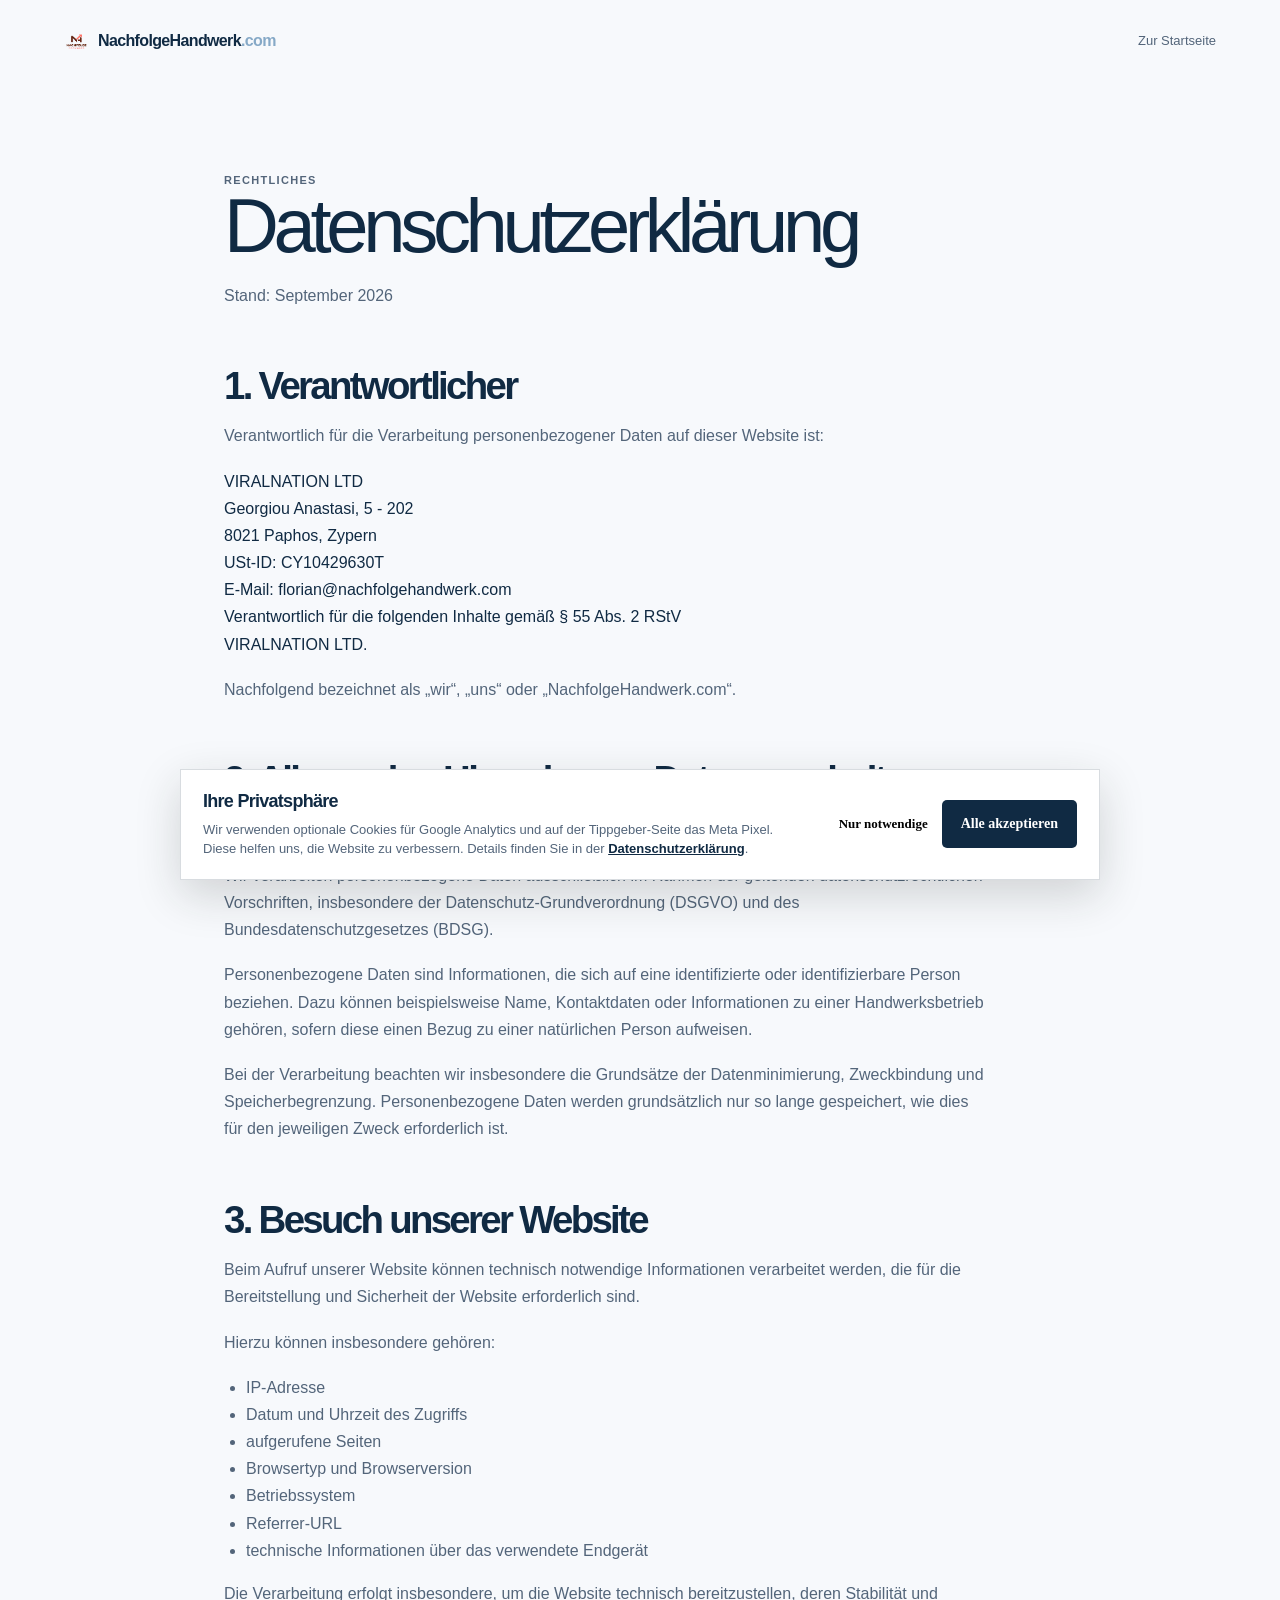
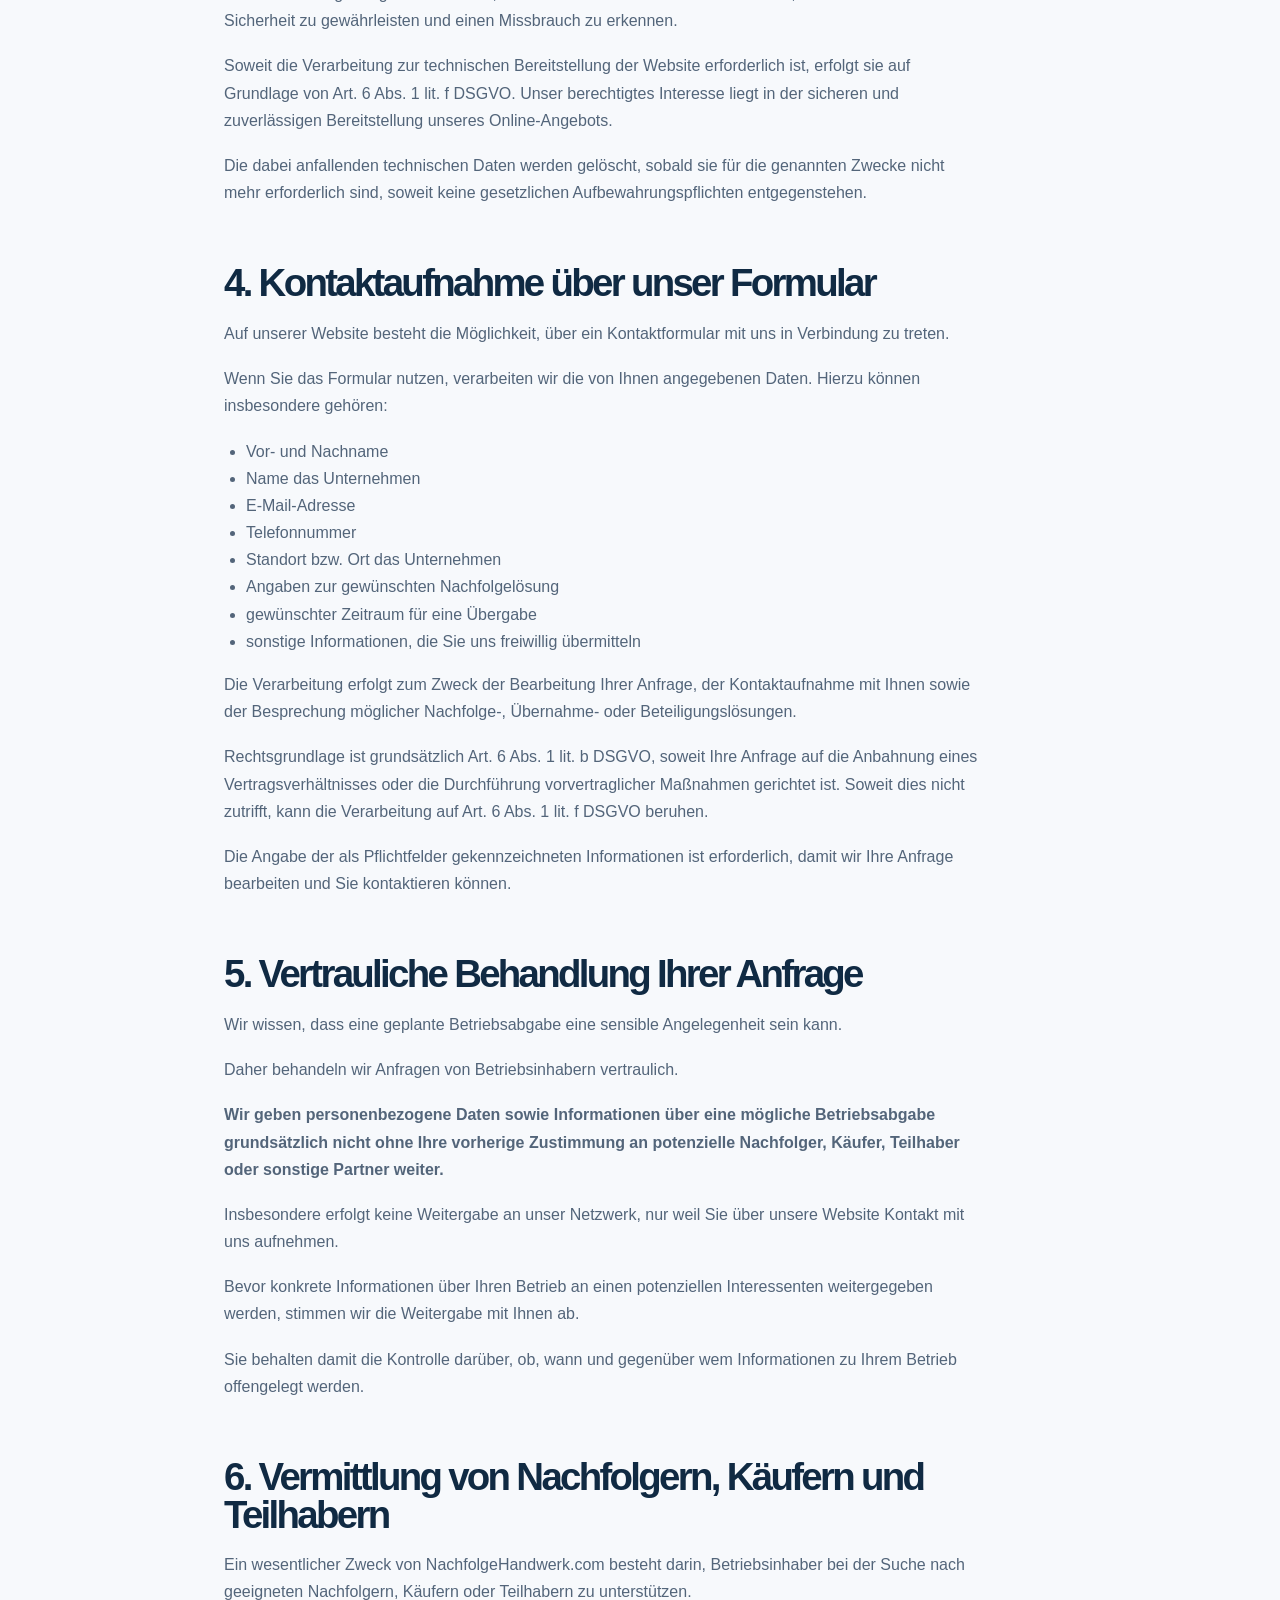
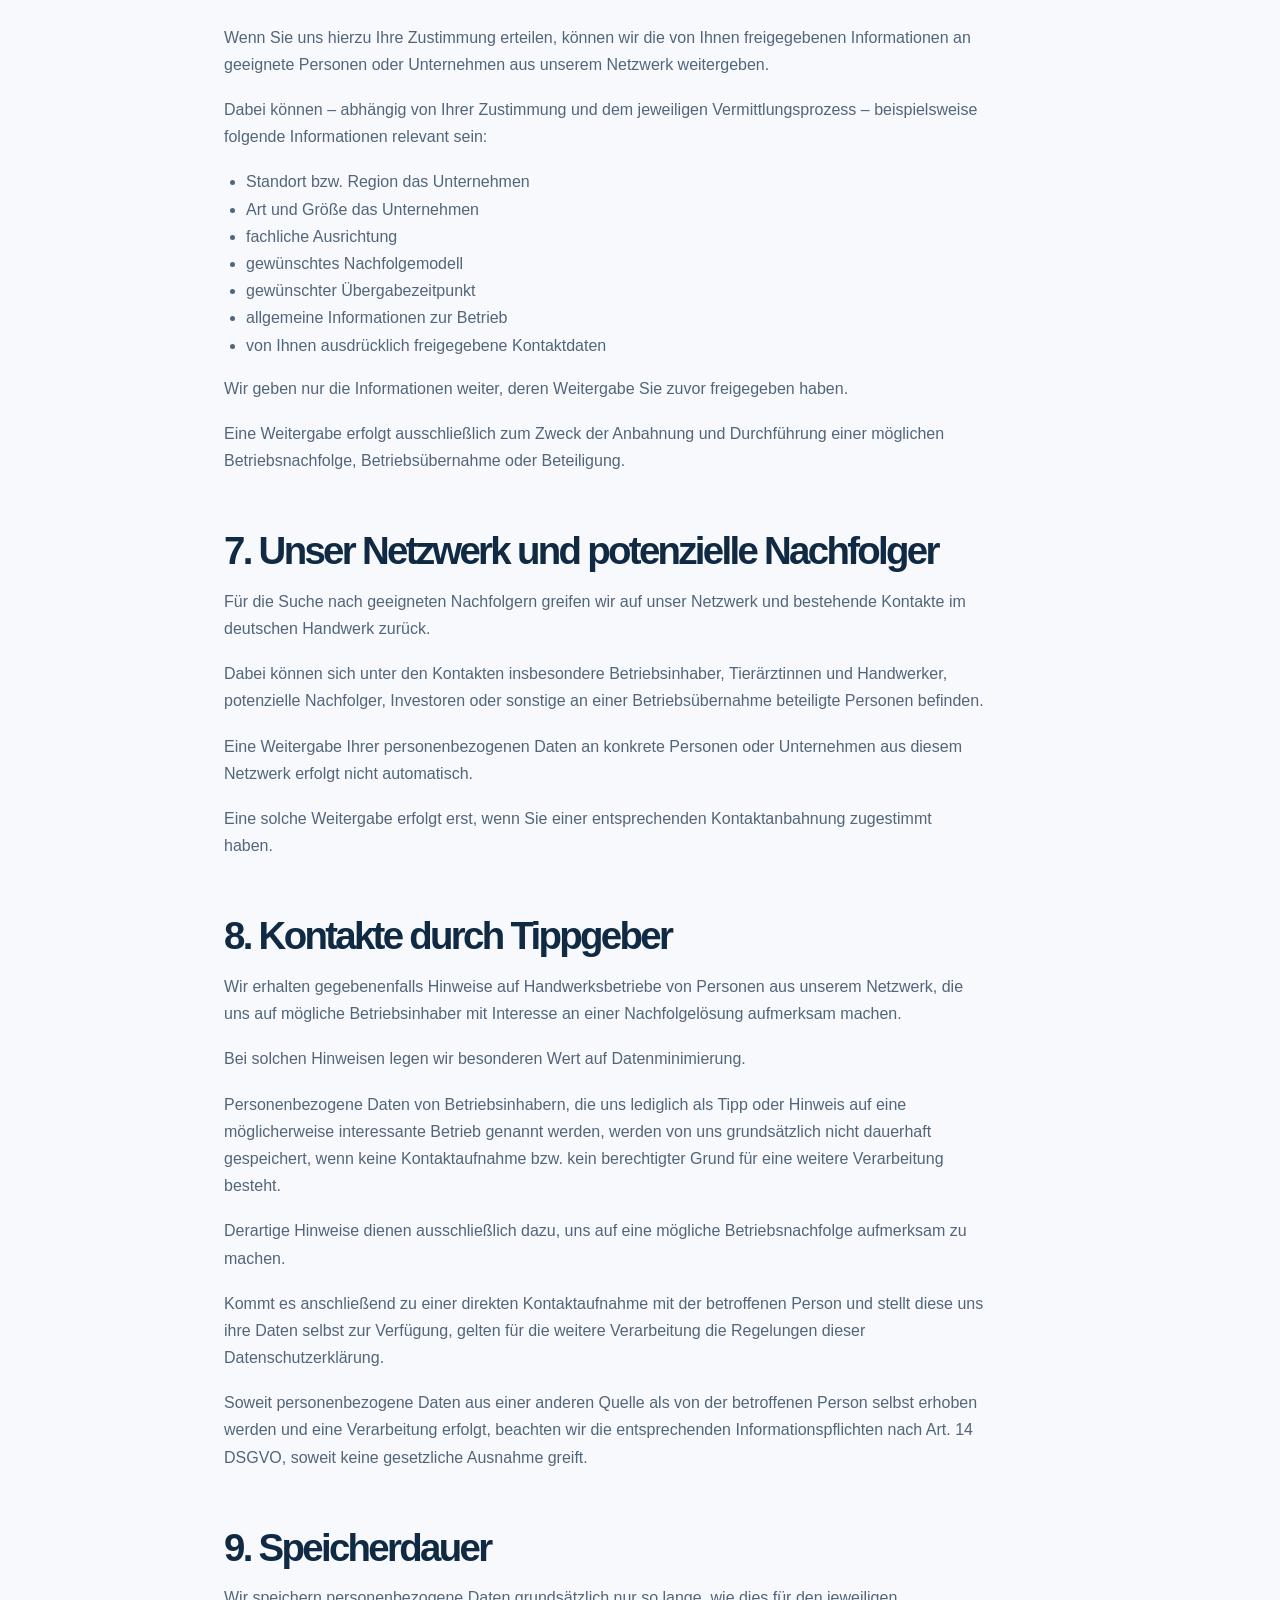
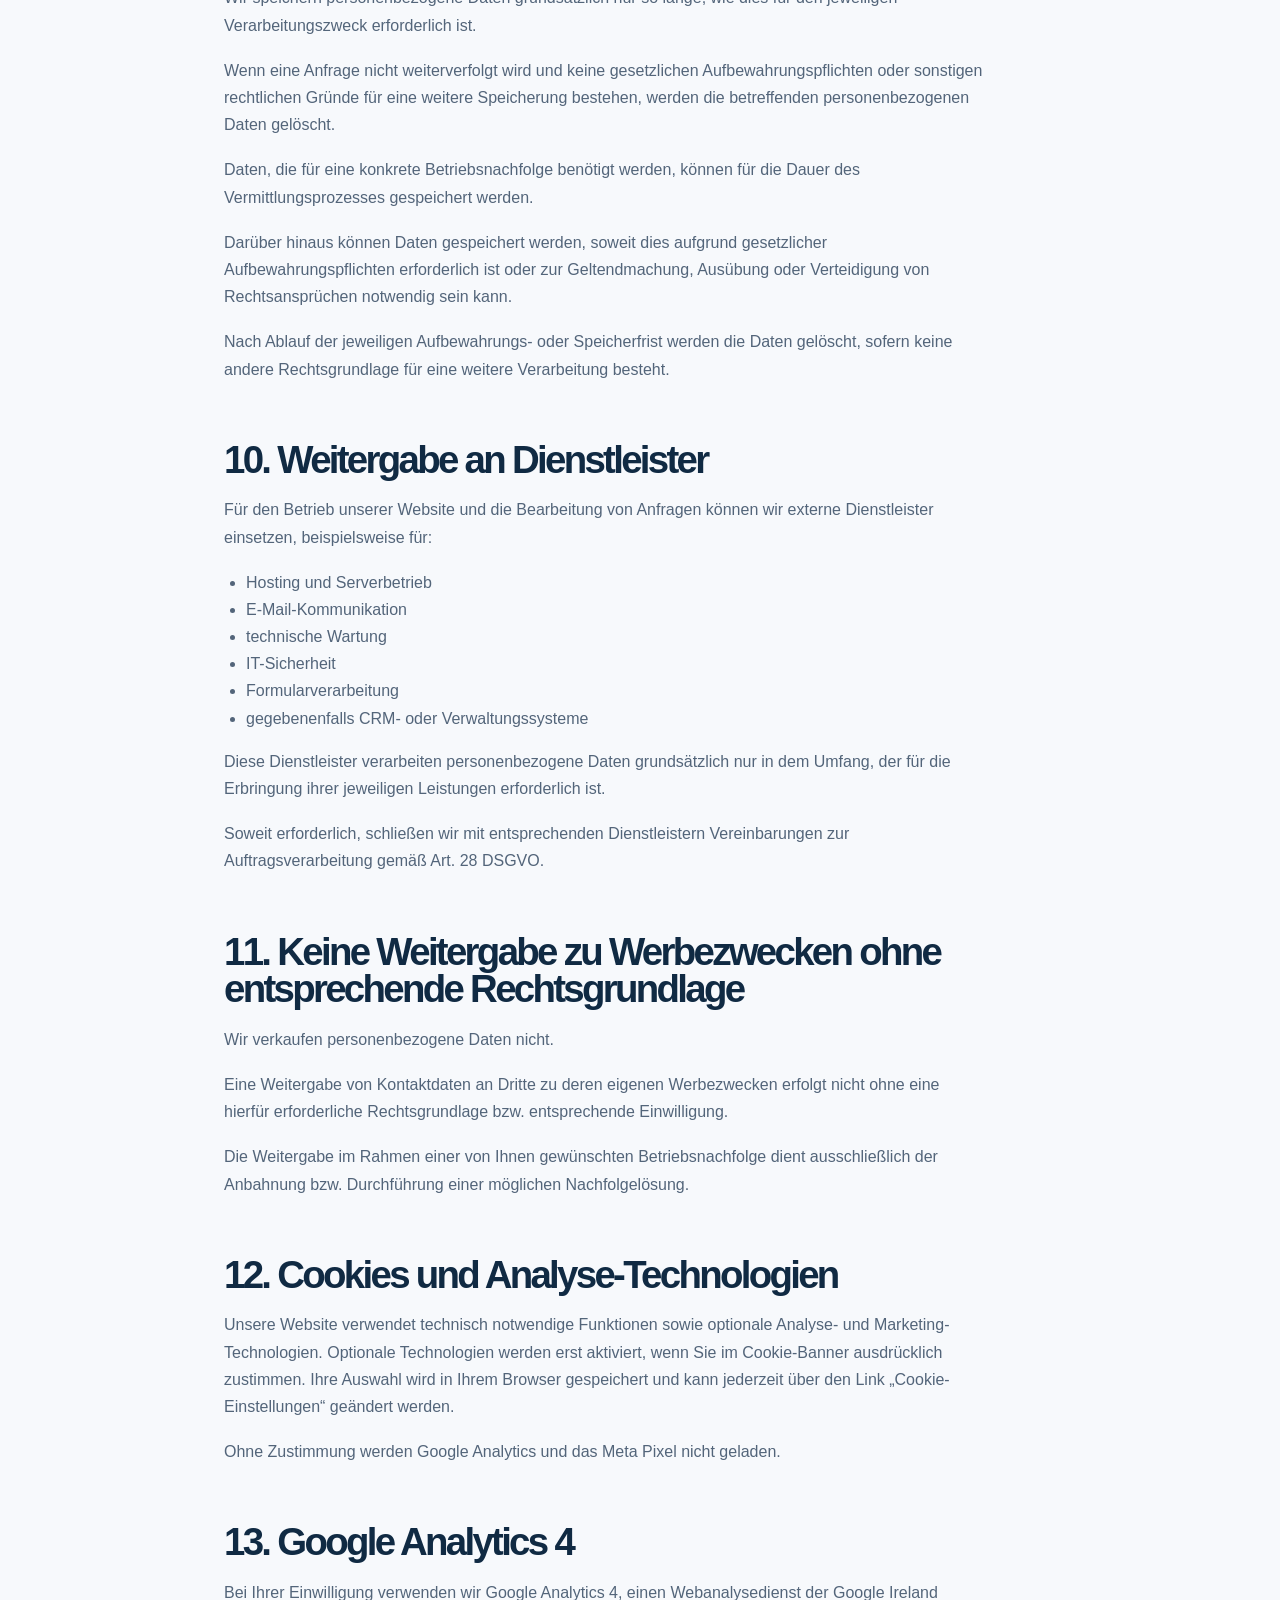
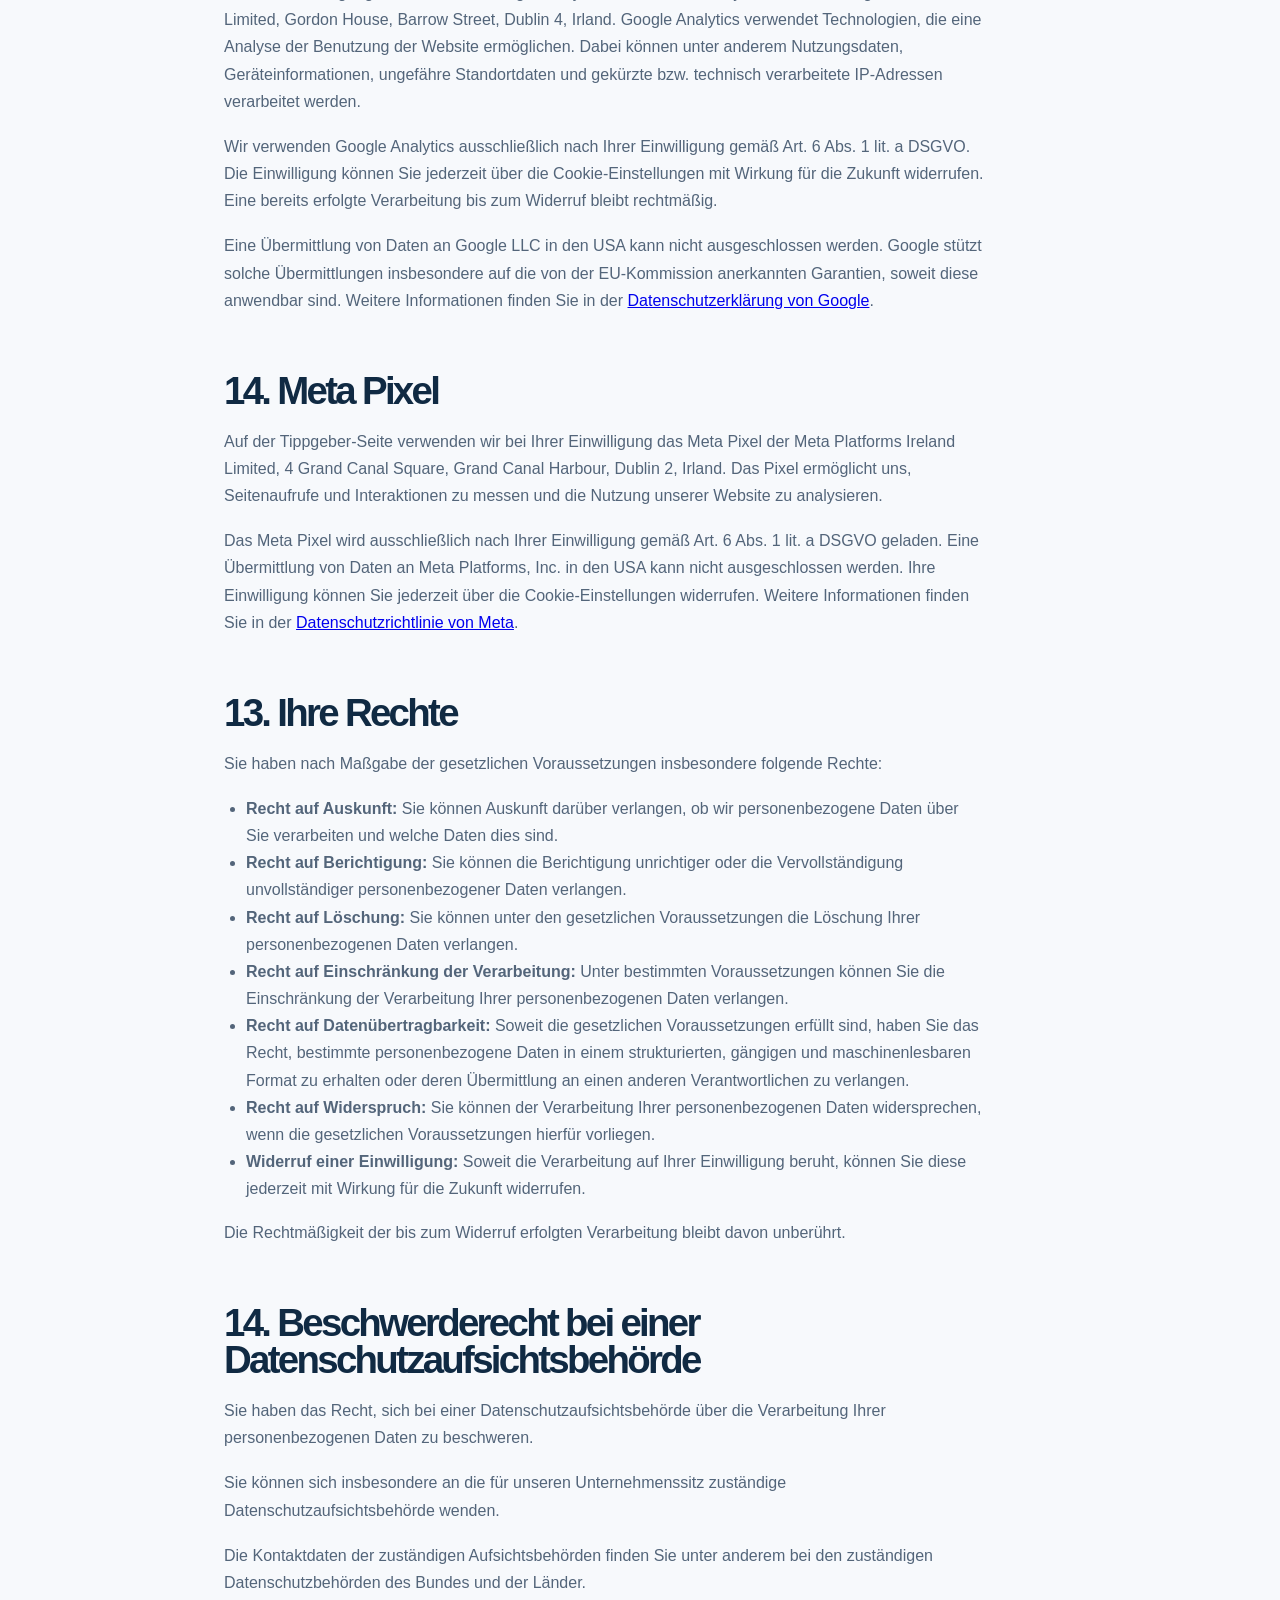
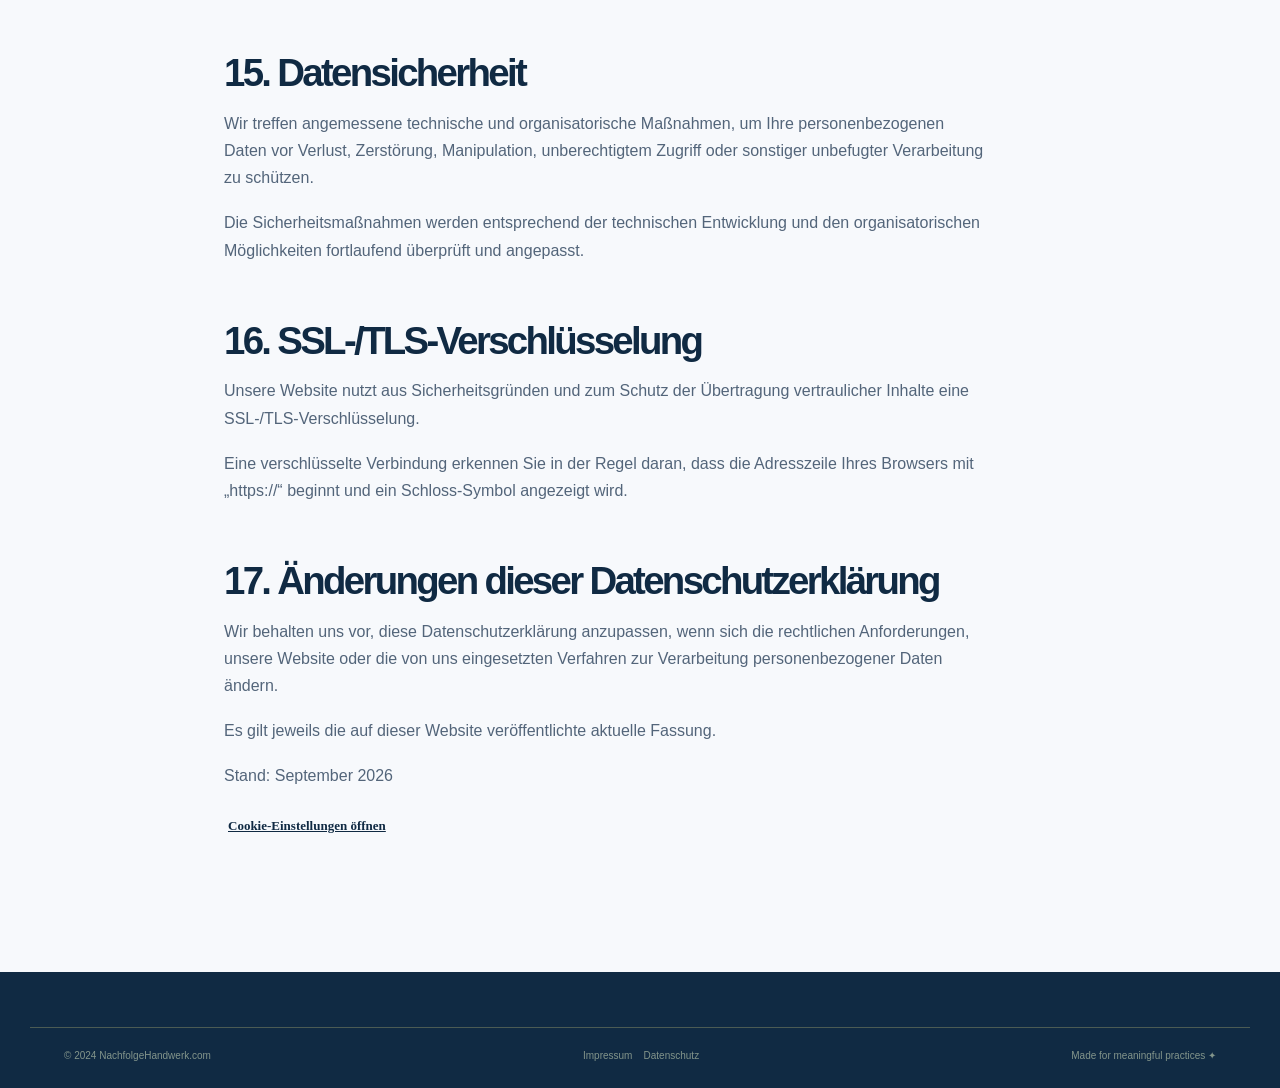
<file: datenschutz.html>
<!doctype html>
<html lang="de">
  <head><meta charset="UTF-8" /><meta name="viewport" content="width=device-width, initial-scale=1.0" /><link rel="icon" type="image/png" href="assets/logo nachfolgehandwerk.com.png" /><link rel="apple-touch-icon" href="assets/logo nachfolgehandwerk.com.png" /><title>Datenschutzerklärung | NachfolgeHandwerk.com</title><link rel="stylesheet" href="styles.css" /></head>
  <body class="legal-page">
    <header class="site-header"><a class="logo" href="index.html#top" aria-label="NachfolgeHandwerk.com Startseite"><img class="logo-image" src="assets/logo nachfolgehandwerk.com.png" alt="" /><span>NachfolgeHandwerk<span class="logo-dot">.com</span></span></a><a class="text-link" href="index.html">Zur Startseite</a></header>
    <main class="section-shell legal-main">
      <div class="section-kicker">Rechtliches</div><h1>Datenschutzerklärung</h1><p class="legal-date">Stand: September 2026</p>
      <h2>1. Verantwortlicher</h2><p>Verantwortlich für die Verarbeitung personenbezogener Daten auf dieser Website ist:</p><p class="legal-contact">VIRALNATION LTD
Georgiou Anastasi, 5 - 202
8021 Paphos, Zypern
USt-ID: CY10429630T
E-Mail: florian@nachfolgehandwerk.com
Verantwortlich für die folgenden Inhalte gemäß § 55 Abs. 2 RStV
VIRALNATION LTD.</p><p>Nachfolgend bezeichnet als „wir“, „uns“ oder „NachfolgeHandwerk.com“.</p>
      <h2>2. Allgemeine Hinweise zur Datenverarbeitung</h2><p>Der Schutz Ihrer personenbezogenen Daten ist uns wichtig.</p><p>Wir verarbeiten personenbezogene Daten ausschließlich im Rahmen der geltenden datenschutzrechtlichen Vorschriften, insbesondere der Datenschutz-Grundverordnung (DSGVO) und des Bundesdatenschutzgesetzes (BDSG).</p><p>Personenbezogene Daten sind Informationen, die sich auf eine identifizierte oder identifizierbare Person beziehen. Dazu können beispielsweise Name, Kontaktdaten oder Informationen zu einer Handwerksbetrieb gehören, sofern diese einen Bezug zu einer natürlichen Person aufweisen.</p><p>Bei der Verarbeitung beachten wir insbesondere die Grundsätze der Datenminimierung, Zweckbindung und Speicherbegrenzung. Personenbezogene Daten werden grundsätzlich nur so lange gespeichert, wie dies für den jeweiligen Zweck erforderlich ist.</p>
      <h2>3. Besuch unserer Website</h2><p>Beim Aufruf unserer Website können technisch notwendige Informationen verarbeitet werden, die für die Bereitstellung und Sicherheit der Website erforderlich sind.</p><p>Hierzu können insbesondere gehören:</p><ul><li>IP-Adresse</li><li>Datum und Uhrzeit des Zugriffs</li><li>aufgerufene Seiten</li><li>Browsertyp und Browserversion</li><li>Betriebssystem</li><li>Referrer-URL</li><li>technische Informationen über das verwendete Endgerät</li></ul><p>Die Verarbeitung erfolgt insbesondere, um die Website technisch bereitzustellen, deren Stabilität und Sicherheit zu gewährleisten und einen Missbrauch zu erkennen.</p><p>Soweit die Verarbeitung zur technischen Bereitstellung der Website erforderlich ist, erfolgt sie auf Grundlage von Art. 6 Abs. 1 lit. f DSGVO. Unser berechtigtes Interesse liegt in der sicheren und zuverlässigen Bereitstellung unseres Online-Angebots.</p><p>Die dabei anfallenden technischen Daten werden gelöscht, sobald sie für die genannten Zwecke nicht mehr erforderlich sind, soweit keine gesetzlichen Aufbewahrungspflichten entgegenstehen.</p>
      <h2>4. Kontaktaufnahme über unser Formular</h2><p>Auf unserer Website besteht die Möglichkeit, über ein Kontaktformular mit uns in Verbindung zu treten.</p><p>Wenn Sie das Formular nutzen, verarbeiten wir die von Ihnen angegebenen Daten. Hierzu können insbesondere gehören:</p><ul><li>Vor- und Nachname</li><li>Name das Unternehmen</li><li>E-Mail-Adresse</li><li>Telefonnummer</li><li>Standort bzw. Ort das Unternehmen</li><li>Angaben zur gewünschten Nachfolgelösung</li><li>gewünschter Zeitraum für eine Übergabe</li><li>sonstige Informationen, die Sie uns freiwillig übermitteln</li></ul><p>Die Verarbeitung erfolgt zum Zweck der Bearbeitung Ihrer Anfrage, der Kontaktaufnahme mit Ihnen sowie der Besprechung möglicher Nachfolge-, Übernahme- oder Beteiligungslösungen.</p><p>Rechtsgrundlage ist grundsätzlich Art. 6 Abs. 1 lit. b DSGVO, soweit Ihre Anfrage auf die Anbahnung eines Vertragsverhältnisses oder die Durchführung vorvertraglicher Maßnahmen gerichtet ist. Soweit dies nicht zutrifft, kann die Verarbeitung auf Art. 6 Abs. 1 lit. f DSGVO beruhen.</p><p>Die Angabe der als Pflichtfelder gekennzeichneten Informationen ist erforderlich, damit wir Ihre Anfrage bearbeiten und Sie kontaktieren können.</p>
      <h2>5. Vertrauliche Behandlung Ihrer Anfrage</h2><p>Wir wissen, dass eine geplante Betriebsabgabe eine sensible Angelegenheit sein kann.</p><p>Daher behandeln wir Anfragen von Betriebsinhabern vertraulich.</p><p><strong>Wir geben personenbezogene Daten sowie Informationen über eine mögliche Betriebsabgabe grundsätzlich nicht ohne Ihre vorherige Zustimmung an potenzielle Nachfolger, Käufer, Teilhaber oder sonstige Partner weiter.</strong></p><p>Insbesondere erfolgt keine Weitergabe an unser Netzwerk, nur weil Sie über unsere Website Kontakt mit uns aufnehmen.</p><p>Bevor konkrete Informationen über Ihren Betrieb an einen potenziellen Interessenten weitergegeben werden, stimmen wir die Weitergabe mit Ihnen ab.</p><p>Sie behalten damit die Kontrolle darüber, ob, wann und gegenüber wem Informationen zu Ihrem Betrieb offengelegt werden.</p>
      <h2>6. Vermittlung von Nachfolgern, Käufern und Teilhabern</h2><p>Ein wesentlicher Zweck von NachfolgeHandwerk.com besteht darin, Betriebsinhaber bei der Suche nach geeigneten Nachfolgern, Käufern oder Teilhabern zu unterstützen.</p><p>Wenn Sie uns hierzu Ihre Zustimmung erteilen, können wir die von Ihnen freigegebenen Informationen an geeignete Personen oder Unternehmen aus unserem Netzwerk weitergeben.</p><p>Dabei können – abhängig von Ihrer Zustimmung und dem jeweiligen Vermittlungsprozess – beispielsweise folgende Informationen relevant sein:</p><ul><li>Standort bzw. Region das Unternehmen</li><li>Art und Größe das Unternehmen</li><li>fachliche Ausrichtung</li><li>gewünschtes Nachfolgemodell</li><li>gewünschter Übergabezeitpunkt</li><li>allgemeine Informationen zur Betrieb</li><li>von Ihnen ausdrücklich freigegebene Kontaktdaten</li></ul><p>Wir geben nur die Informationen weiter, deren Weitergabe Sie zuvor freigegeben haben.</p><p>Eine Weitergabe erfolgt ausschließlich zum Zweck der Anbahnung und Durchführung einer möglichen Betriebsnachfolge, Betriebsübernahme oder Beteiligung.</p>
      <h2>7. Unser Netzwerk und potenzielle Nachfolger</h2><p>Für die Suche nach geeigneten Nachfolgern greifen wir auf unser Netzwerk und bestehende Kontakte im deutschen Handwerk zurück.</p><p>Dabei können sich unter den Kontakten insbesondere Betriebsinhaber, Tierärztinnen und Handwerker, potenzielle Nachfolger, Investoren oder sonstige an einer Betriebsübernahme beteiligte Personen befinden.</p><p>Eine Weitergabe Ihrer personenbezogenen Daten an konkrete Personen oder Unternehmen aus diesem Netzwerk erfolgt nicht automatisch.</p><p>Eine solche Weitergabe erfolgt erst, wenn Sie einer entsprechenden Kontaktanbahnung zugestimmt haben.</p>
      <h2>8. Kontakte durch Tippgeber</h2><p>Wir erhalten gegebenenfalls Hinweise auf Handwerksbetriebe von Personen aus unserem Netzwerk, die uns auf mögliche Betriebsinhaber mit Interesse an einer Nachfolgelösung aufmerksam machen.</p><p>Bei solchen Hinweisen legen wir besonderen Wert auf Datenminimierung.</p><p>Personenbezogene Daten von Betriebsinhabern, die uns lediglich als Tipp oder Hinweis auf eine möglicherweise interessante Betrieb genannt werden, werden von uns grundsätzlich nicht dauerhaft gespeichert, wenn keine Kontaktaufnahme bzw. kein berechtigter Grund für eine weitere Verarbeitung besteht.</p><p>Derartige Hinweise dienen ausschließlich dazu, uns auf eine mögliche Betriebsnachfolge aufmerksam zu machen.</p><p>Kommt es anschließend zu einer direkten Kontaktaufnahme mit der betroffenen Person und stellt diese uns ihre Daten selbst zur Verfügung, gelten für die weitere Verarbeitung die Regelungen dieser Datenschutzerklärung.</p><p>Soweit personenbezogene Daten aus einer anderen Quelle als von der betroffenen Person selbst erhoben werden und eine Verarbeitung erfolgt, beachten wir die entsprechenden Informationspflichten nach Art. 14 DSGVO, soweit keine gesetzliche Ausnahme greift.</p>
      <h2>9. Speicherdauer</h2><p>Wir speichern personenbezogene Daten grundsätzlich nur so lange, wie dies für den jeweiligen Verarbeitungszweck erforderlich ist.</p><p>Wenn eine Anfrage nicht weiterverfolgt wird und keine gesetzlichen Aufbewahrungspflichten oder sonstigen rechtlichen Gründe für eine weitere Speicherung bestehen, werden die betreffenden personenbezogenen Daten gelöscht.</p><p>Daten, die für eine konkrete Betriebsnachfolge benötigt werden, können für die Dauer des Vermittlungsprozesses gespeichert werden.</p><p>Darüber hinaus können Daten gespeichert werden, soweit dies aufgrund gesetzlicher Aufbewahrungspflichten erforderlich ist oder zur Geltendmachung, Ausübung oder Verteidigung von Rechtsansprüchen notwendig sein kann.</p><p>Nach Ablauf der jeweiligen Aufbewahrungs- oder Speicherfrist werden die Daten gelöscht, sofern keine andere Rechtsgrundlage für eine weitere Verarbeitung besteht.</p>
      <h2>10. Weitergabe an Dienstleister</h2><p>Für den Betrieb unserer Website und die Bearbeitung von Anfragen können wir externe Dienstleister einsetzen, beispielsweise für:</p><ul><li>Hosting und Serverbetrieb</li><li>E-Mail-Kommunikation</li><li>technische Wartung</li><li>IT-Sicherheit</li><li>Formularverarbeitung</li><li>gegebenenfalls CRM- oder Verwaltungssysteme</li></ul><p>Diese Dienstleister verarbeiten personenbezogene Daten grundsätzlich nur in dem Umfang, der für die Erbringung ihrer jeweiligen Leistungen erforderlich ist.</p><p>Soweit erforderlich, schließen wir mit entsprechenden Dienstleistern Vereinbarungen zur Auftragsverarbeitung gemäß Art. 28 DSGVO.</p>
      <h2>11. Keine Weitergabe zu Werbezwecken ohne entsprechende Rechtsgrundlage</h2><p>Wir verkaufen personenbezogene Daten nicht.</p><p>Eine Weitergabe von Kontaktdaten an Dritte zu deren eigenen Werbezwecken erfolgt nicht ohne eine hierfür erforderliche Rechtsgrundlage bzw. entsprechende Einwilligung.</p><p>Die Weitergabe im Rahmen einer von Ihnen gewünschten Betriebsnachfolge dient ausschließlich der Anbahnung bzw. Durchführung einer möglichen Nachfolgelösung.</p>
      <h2>12. Cookies und Analyse-Technologien</h2><p>Unsere Website verwendet technisch notwendige Funktionen sowie optionale Analyse- und Marketing-Technologien. Optionale Technologien werden erst aktiviert, wenn Sie im Cookie-Banner ausdrücklich zustimmen. Ihre Auswahl wird in Ihrem Browser gespeichert und kann jederzeit über den Link „Cookie-Einstellungen“ geändert werden.</p><p>Ohne Zustimmung werden Google Analytics und das Meta Pixel nicht geladen.</p>
      <h2>13. Google Analytics 4</h2><p>Bei Ihrer Einwilligung verwenden wir Google Analytics 4, einen Webanalysedienst der Google Ireland Limited, Gordon House, Barrow Street, Dublin 4, Irland. Google Analytics verwendet Technologien, die eine Analyse der Benutzung der Website ermöglichen. Dabei können unter anderem Nutzungsdaten, Geräteinformationen, ungefähre Standortdaten und gekürzte bzw. technisch verarbeitete IP-Adressen verarbeitet werden.</p><p>Wir verwenden Google Analytics ausschließlich nach Ihrer Einwilligung gemäß Art. 6 Abs. 1 lit. a DSGVO. Die Einwilligung können Sie jederzeit über die Cookie-Einstellungen mit Wirkung für die Zukunft widerrufen. Eine bereits erfolgte Verarbeitung bis zum Widerruf bleibt rechtmäßig.</p><p>Eine Übermittlung von Daten an Google LLC in den USA kann nicht ausgeschlossen werden. Google stützt solche Übermittlungen insbesondere auf die von der EU-Kommission anerkannten Garantien, soweit diese anwendbar sind. Weitere Informationen finden Sie in der <a href="https://policies.google.com/privacy?hl=de" target="_blank" rel="noopener noreferrer">Datenschutzerklärung von Google</a>.</p>
      <h2>14. Meta Pixel</h2><p>Auf der Tippgeber-Seite verwenden wir bei Ihrer Einwilligung das Meta Pixel der Meta Platforms Ireland Limited, 4 Grand Canal Square, Grand Canal Harbour, Dublin 2, Irland. Das Pixel ermöglicht uns, Seitenaufrufe und Interaktionen zu messen und die Nutzung unserer Website zu analysieren.</p><p>Das Meta Pixel wird ausschließlich nach Ihrer Einwilligung gemäß Art. 6 Abs. 1 lit. a DSGVO geladen. Eine Übermittlung von Daten an Meta Platforms, Inc. in den USA kann nicht ausgeschlossen werden. Ihre Einwilligung können Sie jederzeit über die Cookie-Einstellungen widerrufen. Weitere Informationen finden Sie in der <a href="https://www.facebook.com/privacy/policies" target="_blank" rel="noopener noreferrer">Datenschutzrichtlinie von Meta</a>.</p>
      <h2>13. Ihre Rechte</h2><p>Sie haben nach Maßgabe der gesetzlichen Voraussetzungen insbesondere folgende Rechte:</p><ul><li><strong>Recht auf Auskunft:</strong> Sie können Auskunft darüber verlangen, ob wir personenbezogene Daten über Sie verarbeiten und welche Daten dies sind.</li><li><strong>Recht auf Berichtigung:</strong> Sie können die Berichtigung unrichtiger oder die Vervollständigung unvollständiger personenbezogener Daten verlangen.</li><li><strong>Recht auf Löschung:</strong> Sie können unter den gesetzlichen Voraussetzungen die Löschung Ihrer personenbezogenen Daten verlangen.</li><li><strong>Recht auf Einschränkung der Verarbeitung:</strong> Unter bestimmten Voraussetzungen können Sie die Einschränkung der Verarbeitung Ihrer personenbezogenen Daten verlangen.</li><li><strong>Recht auf Datenübertragbarkeit:</strong> Soweit die gesetzlichen Voraussetzungen erfüllt sind, haben Sie das Recht, bestimmte personenbezogene Daten in einem strukturierten, gängigen und maschinenlesbaren Format zu erhalten oder deren Übermittlung an einen anderen Verantwortlichen zu verlangen.</li><li><strong>Recht auf Widerspruch:</strong> Sie können der Verarbeitung Ihrer personenbezogenen Daten widersprechen, wenn die gesetzlichen Voraussetzungen hierfür vorliegen.</li><li><strong>Widerruf einer Einwilligung:</strong> Soweit die Verarbeitung auf Ihrer Einwilligung beruht, können Sie diese jederzeit mit Wirkung für die Zukunft widerrufen.</li></ul><p>Die Rechtmäßigkeit der bis zum Widerruf erfolgten Verarbeitung bleibt davon unberührt.</p>
      <h2>14. Beschwerderecht bei einer Datenschutzaufsichtsbehörde</h2><p>Sie haben das Recht, sich bei einer Datenschutzaufsichtsbehörde über die Verarbeitung Ihrer personenbezogenen Daten zu beschweren.</p><p>Sie können sich insbesondere an die für unseren Unternehmenssitz zuständige Datenschutzaufsichtsbehörde wenden.</p><p>Die Kontaktdaten der zuständigen Aufsichtsbehörden finden Sie unter anderem bei den zuständigen Datenschutzbehörden des Bundes und der Länder.</p>
      <h2>15. Datensicherheit</h2><p>Wir treffen angemessene technische und organisatorische Maßnahmen, um Ihre personenbezogenen Daten vor Verlust, Zerstörung, Manipulation, unberechtigtem Zugriff oder sonstiger unbefugter Verarbeitung zu schützen.</p><p>Die Sicherheitsmaßnahmen werden entsprechend der technischen Entwicklung und den organisatorischen Möglichkeiten fortlaufend überprüft und angepasst.</p>
      <h2>16. SSL-/TLS-Verschlüsselung</h2><p>Unsere Website nutzt aus Sicherheitsgründen und zum Schutz der Übertragung vertraulicher Inhalte eine SSL-/TLS-Verschlüsselung.</p><p>Eine verschlüsselte Verbindung erkennen Sie in der Regel daran, dass die Adresszeile Ihres Browsers mit „https://“ beginnt und ein Schloss-Symbol angezeigt wird.</p>
      <h2>17. Änderungen dieser Datenschutzerklärung</h2><p>Wir behalten uns vor, diese Datenschutzerklärung anzupassen, wenn sich die rechtlichen Anforderungen, unsere Website oder die von uns eingesetzten Verfahren zur Verarbeitung personenbezogener Daten ändern.</p><p>Es gilt jeweils die auf dieser Website veröffentlichte aktuelle Fassung.</p><p>Stand: September 2026</p>
      <p><button type="button" class="cookie-settings-link" data-cookie-settings>Cookie-Einstellungen öffnen</button></p>
    </main>
    <footer class="site-footer legal-footer"><div class="section-shell footer-bottom"><span>© 2024 NachfolgeHandwerk.com</span><span><a href="impressum.html">Impressum</a> &nbsp;&nbsp; <a href="datenschutz.html">Datenschutz</a></span><span>Made for meaningful practices ✦</span></div></footer>
    <script src="script.js"></script>
  </body>
</html>
</file>
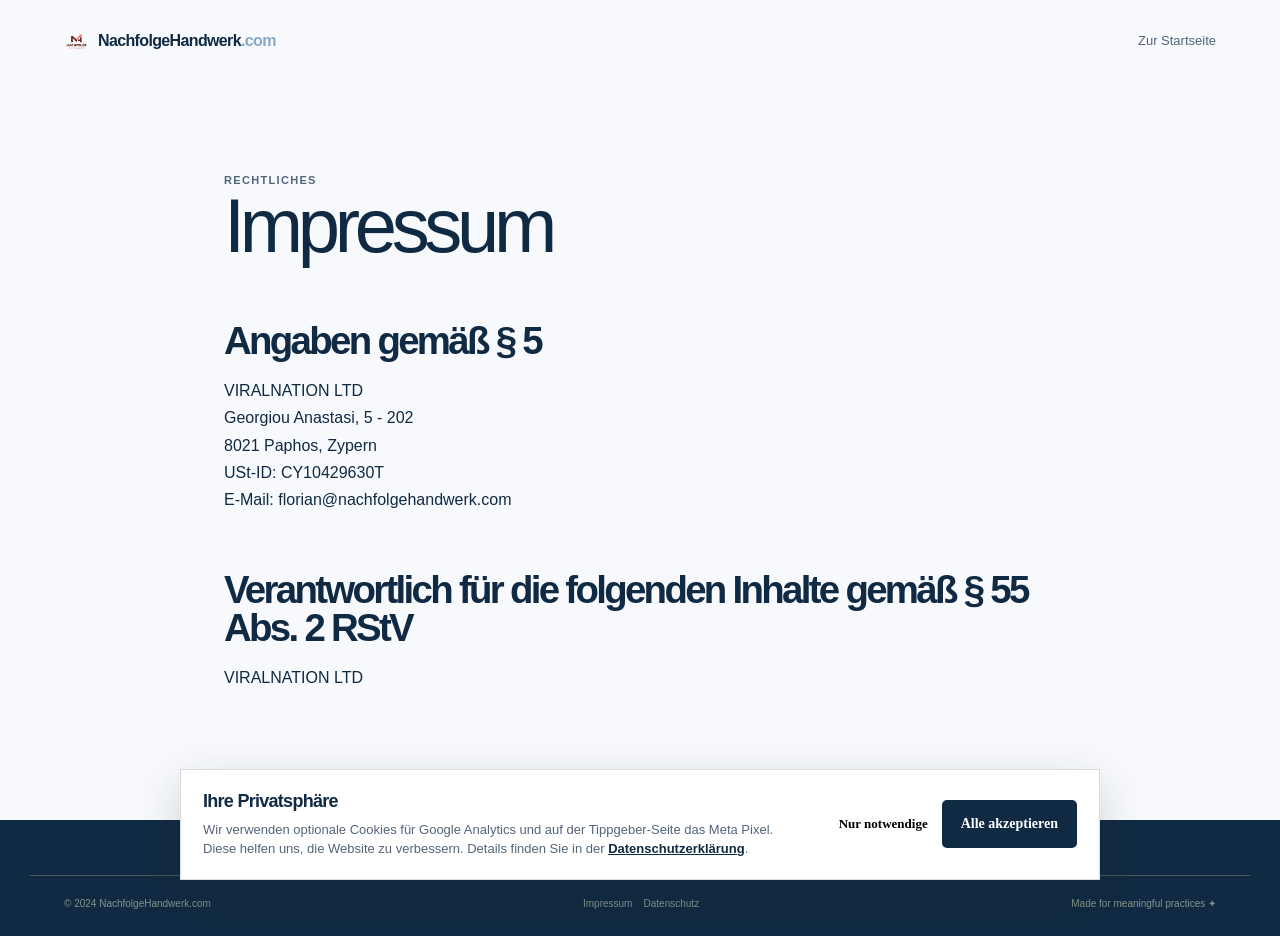
<file: impressum.html>
<!doctype html>
<html lang="de">
  <head><meta charset="UTF-8" /><meta name="viewport" content="width=device-width, initial-scale=1.0" /><link rel="icon" type="image/png" href="assets/logo nachfolgehandwerk.com.png" /><link rel="apple-touch-icon" href="assets/logo nachfolgehandwerk.com.png" /><title>Impressum | NachfolgeHandwerk.com</title><link rel="stylesheet" href="styles.css" /></head>
  <body class="legal-page">
    <header class="site-header"><a class="logo" href="index.html#top" aria-label="NachfolgeHandwerk.com Startseite"><img class="logo-image" src="assets/logo nachfolgehandwerk.com.png" alt="" /><span>NachfolgeHandwerk<span class="logo-dot">.com</span></span></a><a class="text-link" href="index.html">Zur Startseite</a></header>
    <main class="section-shell legal-main"><div class="section-kicker">Rechtliches</div><h1>Impressum</h1><h2>Angaben gemäß § 5</h2><p class="legal-contact">VIRALNATION LTD
Georgiou Anastasi, 5 - 202
8021 Paphos, Zypern
USt-ID: CY10429630T
E-Mail: florian@nachfolgehandwerk.com</p><h2>Verantwortlich für die folgenden Inhalte gemäß § 55 Abs. 2 RStV</h2><p class="legal-contact">VIRALNATION LTD</p></main>
    <footer class="site-footer legal-footer"><div class="section-shell footer-bottom"><span>© 2024 NachfolgeHandwerk.com</span><span><a href="impressum.html">Impressum</a> &nbsp;&nbsp; <a href="datenschutz.html">Datenschutz</a></span><span>Made for meaningful practices ✦</span></div></footer>
    <script src="script.js"></script>
  </body>
</html>
</file>
<file: styles.css>
:root{--ink:#202522;--muted:#65706b;--paper:#f5f7f1;--lime:#d9fa49;--blue:#b9d9d4;--dark:#27302c;--line:rgba(32,37,34,.16)}*{box-sizing:border-box}html{scroll-behavior:smooth}body{margin:0;background:var(--paper);color:var(--ink);font-family:'DM Sans',sans-serif;font-size:16px;line-height:1.55}.section-shell{max-width:1220px;margin:0 auto;padding-left:34px;padding-right:34px}.site-header{height:82px;display:flex;align-items:center;justify-content:space-between;max-width:1220px;margin:auto;padding:0 34px;position:relative;z-index:5}.logo{color:var(--ink);text-decoration:none;font-weight:700;font-size:16px;display:flex;align-items:center;gap:9px;letter-spacing:-.04em}.logo-mark{width:25px;height:25px;background:var(--lime);border-radius:50%;display:grid;place-items:center;font-size:14px}.logo-dot{color:#8aa814}.main-nav{display:flex;align-items:center;gap:30px}.main-nav a,.text-link{color:var(--muted);text-decoration:none;font-size:13px}.main-nav a:hover,.text-link:hover{color:var(--ink)}.nav-cta{background:#fff;border:1px solid var(--line);padding:10px 15px;border-radius:30px;color:var(--ink)!important}.nav-cta span{margin-left:15px}.menu-toggle{display:none}.hero{min-height:655px;display:grid;grid-template-columns:48% 52%;align-items:center;padding-top:40px;padding-bottom:75px}.eyebrow,.section-kicker{font-size:11px;text-transform:uppercase;letter-spacing:.12em;color:#66736c;font-weight:700}.eyebrow{display:flex;gap:8px;align-items:center;margin-bottom:25px}.eyebrow-dot{height:8px;width:8px;background:var(--lime);border-radius:50%}h1,h2,h3,p{margin-top:0}h1,h2{font-family:Manrope,sans-serif;letter-spacing:-.07em;line-height:.98}h1{font-size:clamp(54px,6.2vw,88px);font-weight:500;margin-bottom:28px}h1 em,h2 em{font-style:normal;color:#71817a}.hero-lead{max-width:420px;font-size:17px;color:var(--muted);line-height:1.5}.hero-actions{display:flex;align-items:center;gap:25px;margin:35px 0}.button{border:0;border-radius:5px;padding:16px 19px;font:600 14px 'DM Sans';text-decoration:none;display:inline-flex;align-items:center;gap:32px;cursor:pointer}.button span{font-size:20px;line-height:0}.button-dark{background:var(--dark);color:#fff}.button-dark:hover{background:#3d4b44}.button-light{background:var(--lime);color:var(--ink)}.trust-row{display:flex;gap:12px;align-items:center;color:#89918b;font-size:11px}.trust-row p{margin:0;line-height:1.3}.trust-row strong{color:var(--ink);font-weight:500}.avatar-stack{display:flex}.avatar-stack span{width:28px;height:28px;border:2px solid var(--paper);background:#d5e0dc;border-radius:50%;display:grid;place-items:center;margin-right:-7px;font-size:13px}.avatar-stack span:nth-child(2){background:#d6c5b7}.avatar-stack span:nth-child(3){background:var(--lime)}.hero-art{height:580px;position:relative;display:flex;align-items:center;justify-content:center}.art-glow{position:absolute;inset:7% 4% 2%;background:var(--blue);border-radius:48% 52% 42% 58%;transform:rotate(-9deg)}.sun-shape{position:absolute;right:5%;top:2%;height:180px;width:180px;background:var(--lime);border-radius:50%;opacity:.95}.portrait-frame{position:relative;width:min(390px,75%);height:485px;border-radius:200px 200px 24px 24px;overflow:hidden;transform:rotate(5deg);box-shadow:22px 30px 60px rgba(61,93,86,.2);background:#bad0c9}.portrait-frame img{width:100%;height:100%;object-fit:cover;filter:saturate(.72)}.float-card{position:absolute;background:rgba(255,255,255,.9);box-shadow:0 14px 30px rgba(46,61,55,.14);border-radius:11px;z-index:2}.card-reach{right:2%;top:17%;padding:14px 16px;width:148px;transform:rotate(8deg)}.card-reach small{display:block;font-size:10px;color:#7c8780}.card-reach strong{font:700 40px Manrope;letter-spacing:-.08em}.card-reach strong span{font-size:20px;color:#94b20f}.card-reach p{font-size:10px;color:var(--muted);margin:0}.card-icon{float:right;background:var(--lime);padding:4px 7px;border-radius:50%}.card-note{left:3%;bottom:13%;padding:16px 19px;display:flex;gap:10px;align-items:center;transform:rotate(-8deg)}.note-check{height:27px;width:27px;display:grid;place-items:center;border-radius:50%;background:var(--lime)}.card-note p{margin:0;font-size:11px;line-height:1.25;color:var(--muted)}.card-note strong{color:var(--ink)}.art-label{position:absolute;bottom:0;right:8%;display:flex;gap:15px;font-size:10px;text-transform:uppercase;letter-spacing:.1em;color:#7c8780}.art-label span:first-child{color:var(--ink)}.ticker{border-top:1px solid var(--line);border-bottom:1px solid var(--line);overflow:hidden}.ticker-inner{max-width:1220px;margin:auto;display:flex;justify-content:space-between;align-items:center;padding:16px 34px;font-size:10px;letter-spacing:.2em;font-weight:700;color:#79847d}.ticker i{font-style:normal;color:#93ad1a;font-size:13px}.intro{padding-top:145px;padding-bottom:155px}.intro-grid{display:grid;grid-template-columns:1fr 1fr;gap:100px;margin-top:48px}.intro h2,.section-heading h2,.discretion h2,.network-grid h2,.free-copy h2,.audience h2,.contact-grid h2{font-size:clamp(38px,4.4vw,59px);font-weight:500;margin:0}.intro-text{color:var(--muted);max-width:460px}.intro-text p{margin-bottom:22px}.question{font:500 24px Manrope;color:var(--ink);letter-spacing:-.05em}.steps-section{background:#e4ece6;padding:100px 0 125px}.section-heading{display:flex;justify-content:space-between;align-items:end;margin:48px 0 65px}.section-heading p{color:var(--muted);max-width:210px;font-size:14px;margin:0}.steps-grid{display:grid;grid-template-columns:repeat(3,1fr);gap:28px}.step{border-top:1px solid #aab8b0;padding-top:20px;min-height:295px}.step-number{font:600 12px Manrope;color:#85928a}.step-line{height:1px;background:var(--ink);width:35px;margin:23px 0 25px}.step h3{font:500 23px Manrope;line-height:1.1;letter-spacing:-.06em}.step p{color:var(--muted);font-size:14px;max-width:275px}.step a{color:var(--ink);font-size:13px;text-decoration:none;border-bottom:1px solid}.step ul{padding-left:17px;color:var(--muted);font-size:13px;line-height:1.9}.step strong{font-size:13px;font-weight:600}.featured-step{background:var(--lime);padding:20px 24px;margin-top:-20px;border:0}.discretion{display:grid;grid-template-columns:45% 55%;gap:80px;padding-top:150px;padding-bottom:150px;align-items:center}.discretion-visual{height:470px;background:#d8e9e4;border-radius:50% 50% 45% 55%;position:relative;overflow:hidden}.visual-ring{position:absolute;width:360px;height:360px;border:1px solid rgba(56,95,84,.28);border-radius:50%;left:17%;top:11%}.visual-word{position:absolute;top:37%;left:20%;font:500 76px/.78 Manrope;letter-spacing:-.1em;color:#608078}.visual-word em{font-style:normal;color:#fff}.visual-stamp{position:absolute;right:13%;bottom:14%;width:84px;height:84px;border:1px solid #718e85;border-radius:50%;display:grid;place-content:center;text-align:center;font:700 14px Manrope;color:#55746a;transform:rotate(14deg)}.visual-stamp small{font-size:7px;letter-spacing:.1em}.discretion-copy>p{max-width:490px;color:var(--muted);font-size:15px}.discretion-copy h2{margin:42px 0 28px}.benefit-list{margin-top:38px;border-top:1px solid var(--line)}.benefit-list>div{display:flex;gap:20px;padding:17px 0;border-bottom:1px solid var(--line)}.benefit-list span{font-size:11px;color:#89958d}.benefit-list p{font-size:13px;margin:0;color:var(--muted)}.benefit-list strong{color:var(--ink);font-weight:600}.network-section{background:var(--dark);color:#fff;padding:125px 0}.network-grid{display:grid;grid-template-columns:1fr 1fr;align-items:center;gap:90px}.network-grid .section-kicker{color:#a7b5ac}.network-grid h2{margin:44px 0 30px}.network-grid h2 em{color:#9db0a7}.network-grid>div:first-child>p{color:#b1c0b7;max-width:410px;margin-bottom:35px}.network-stat{height:365px;border:1px solid #53655d;border-radius:50%;position:relative;display:grid;place-content:center;text-align:center;overflow:hidden}.stat-number{font:500 105px/.8 Manrope;letter-spacing:-.1em;color:var(--lime)}.stat-number span{font-size:40px;vertical-align:top;color:#fff}.network-stat p{color:#b1c0b7;font-size:13px;max-width:150px;margin:20px auto}.orbit{position:absolute;border:1px solid #53655d;border-radius:50%}.orbit-one{width:470px;height:150px;left:-62px;top:105px;transform:rotate(35deg)}.orbit-two{width:410px;height:110px;left:-20px;top:120px;transform:rotate(-35deg)}.stat-paw{position:absolute;top:19px;right:23%;color:var(--lime)}.free-section{display:grid;grid-template-columns:1.3fr .7fr;align-items:center;padding-top:145px;padding-bottom:145px}.free-copy h2{margin:42px 0 28px}.free-copy p{color:var(--muted);max-width:460px;margin-bottom:32px}.free-number{height:280px;width:280px;border-radius:50%;background:var(--lime);display:grid;place-content:center;text-align:center;justify-self:end;transform:rotate(8deg)}.free-number>span{font:500 150px/.65 Manrope;letter-spacing:-.15em}.free-number small{font:600 35px Manrope;text-align:right;margin-right:35px}.free-number p{font-size:12px;line-height:1.2;margin:14px 0 0}.audience{padding-bottom:150px}.audience-heading{display:flex;justify-content:space-between;align-items:end;margin:45px 0 60px}.audience-heading p{max-width:280px;color:var(--muted);font-size:14px}.audience-cards{display:grid;grid-template-columns:repeat(4,1fr);gap:16px}.audience-cards article{border:1px solid var(--line);padding:20px;min-height:180px}.audience-cards article:nth-child(2){background:#e1ebe5}.audience-cards article:nth-child(3){background:#d6e7df}.audience-cards span{font-size:11px;color:#839087}.audience-cards h3{font:500 20px Manrope;letter-spacing:-.05em;margin:35px 0 12px}.audience-cards p{font-size:13px;color:var(--muted);margin:0}.contact-section{background:#d8ebe3;padding:125px 0}.contact-grid{display:grid;grid-template-columns:1fr 1fr;gap:120px}.contact-grid h2{margin:42px 0 28px}.contact-grid>div>p{color:var(--muted);max-width:350px}.contact-note{display:flex;gap:14px;align-items:center;margin-top:45px}.contact-note>span{font-size:22px;color:#91ae19}.contact-note p{font-size:12px;color:var(--muted);margin:0;line-height:1.4}.contact-note strong{color:var(--ink)}form{background:#fff;padding:34px 35px;box-shadow:0 15px 45px rgba(45,83,71,.08)}label{display:block;font-size:11px;text-transform:uppercase;letter-spacing:.08em;font-weight:600;margin-bottom:19px}input,select,textarea{display:block;width:100%;border:0;border-bottom:1px solid var(--line);padding:10px 0 11px;background:transparent;font:14px 'DM Sans';color:var(--ink);outline:none;border-radius:0}textarea{resize:vertical}input:focus,select:focus,textarea:focus{border-color:#6b897e}.optional{font-size:9px;text-transform:none;letter-spacing:0;color:#9ba49e;font-weight:400}.form-status{font-size:12px;color:#688279;margin:15px 0 0}.site-footer{background:var(--dark);color:#fff;padding:55px 0 25px}.site-footer .logo{color:#fff}.footer-top{display:flex;align-items:start;justify-content:space-between;padding-bottom:55px}.footer-top>p{color:#aabbb1;font-size:13px;margin:0}.back-top{color:#fff;text-decoration:none;font-size:12px}.footer-bottom{border-top:1px solid #4b5b54;padding-top:20px;display:flex;justify-content:space-between;color:#83958b;font-size:10px}
@media(max-width:800px){.section-shell{padding-left:21px;padding-right:21px}.site-header{height:70px;padding:0 21px}.menu-toggle{display:flex;background:none;border:0;flex-direction:column;gap:5px;padding:8px}.menu-toggle span{width:23px;height:1px;background:var(--ink)}.main-nav{position:absolute;display:none;top:65px;left:15px;right:15px;background:#fff;padding:18px;box-shadow:0 15px 30px #20382d20;flex-direction:column;align-items:stretch;gap:18px}.main-nav.open{display:flex}.nav-cta{text-align:center}.hero{display:flex;flex-direction:column;padding-top:50px;padding-bottom:65px;min-height:0}.hero-copy{width:100%}h1{font-size:54px}.hero-lead{font-size:16px}.hero-actions{flex-wrap:wrap;margin:28px 0}.hero-art{height:430px;width:100%;margin-top:35px}.portrait-frame{height:370px;width:240px}.sun-shape{width:110px;height:110px}.card-reach{right:0;top:16%;transform:scale(.82) rotate(8deg)}.card-note{left:0;bottom:9%;transform:scale(.82) rotate(-8deg)}.art-label{right:3%;bottom:-2px}.ticker-inner{width:850px;justify-content:flex-start;gap:30px}.intro{padding-top:90px;padding-bottom:90px}.intro-grid,.network-grid,.contact-grid,.discretion{grid-template-columns:1fr;gap:45px}.intro-grid{margin-top:30px}.steps-section{padding:85px 0}.section-heading,.audience-heading{display:block;margin:35px 0}.section-heading p,.audience-heading p{margin-top:24px}.steps-grid{grid-template-columns:1fr;gap:45px}.step{min-height:0}.featured-step{margin-top:0}.discretion{padding-top:90px;padding-bottom:90px;gap:50px}.discretion-visual{height:350px}.visual-ring{width:270px;height:270px}.visual-word{font-size:57px}.network-section{padding:90px 0}.network-grid{gap:65px}.network-stat{height:300px;width:100%}.stat-number{font-size:80px}.free-section{grid-template-columns:1fr;gap:60px;padding-top:90px;padding-bottom:100px}.free-number{justify-self:center;width:240px;height:240px}.free-number>span{font-size:125px}.audience{padding-bottom:90px}.audience-cards{grid-template-columns:1fr 1fr}.audience-cards article{min-height:160px}.audience-cards h3{font-size:18px;margin-top:25px}.contact-section{padding:90px 0}.contact-grid{gap:50px}.footer-top{display:grid;gap:25px;padding-bottom:35px}.footer-bottom{display:grid;gap:12px}}
@media(max-width:420px){h1{font-size:47px}.hero-actions .button{width:100%;justify-content:space-between}.text-link{margin-left:5px}.audience-cards{grid-template-columns:1fr}.footer-bottom span:last-child{display:none}}

@media(min-width:801px){.hero h1 em{white-space:nowrap}}

.intro-support{font-family:'DM Sans',sans-serif;font-size:16px;line-height:1.55;color:var(--muted)}

/* Keep action arrows thin and consistent across all buttons. */
.button-arrow{display:inline-block!important;width:9px;height:9px;border-top:1px solid currentColor;border-right:1px solid currentColor;transform:rotate(45deg);font-size:0!important;line-height:0;margin-right:2px}
.button-dark .button-arrow{color:#fff}
.button-light .button-arrow{color:var(--ink)}
.nav-cta{display:inline-flex;align-items:center;gap:15px}
.nav-cta .button-arrow{color:var(--ink)}
.step-link{display:inline-flex;align-items:center;gap:10px}
.step-arrow{display:inline-block;width:8px;height:8px;border-top:1px solid currentColor;border-right:1px solid currentColor;transform:rotate(45deg)}
.visual-word em{color:#608078}
.visual-word em span{color:#fff}
.visual-word{line-height:1.12}
.ticker-inner{max-width:none;justify-content:flex-start;gap:0}
.ticker-group{display:flex;flex:0 0 auto;width:100%;justify-content:center;align-items:center;gap:clamp(28px,6vw,90px);padding:16px 34px;min-width:min(100%,1220px)}
.ticker-inner>.ticker-group + .ticker-group{display:none}

@media(max-width:800px){
  .ticker-inner{width:max-content;animation:ticker-scroll 18s linear infinite}
  .ticker-group{min-width:100vw;justify-content:flex-start;padding-left:21px;padding-right:21px;gap:16px}
  .ticker-inner>.ticker-group + .ticker-group{display:flex}
}

/* Sales links grouped in a compact navigation dropdown. */
.nav-dropdown{position:relative}
.nav-dropdown-toggle{display:inline-flex;align-items:center;gap:12px;padding:0;border:0;border-radius:0;background:transparent;color:var(--muted);font:400 13px 'DM Sans';cursor:pointer}
.nav-dropdown-toggle:hover{color:var(--ink)}
.dropdown-chevron{width:7px;height:7px;border-right:1px solid currentColor;border-bottom:1px solid currentColor;transform:rotate(45deg);margin-top:-4px;transition:transform .2s ease}
.nav-dropdown.open .dropdown-chevron{transform:rotate(225deg);margin-top:4px}
.nav-dropdown-menu{position:absolute;z-index:10;top:calc(100% + 12px);right:0;display:none;min-width:220px;padding:8px;background:#fff;border:1px solid var(--line);box-shadow:0 15px 30px rgba(32,56,45,.12)}
.nav-dropdown.open .nav-dropdown-menu{display:grid}
.nav-dropdown-menu a{display:block;padding:10px 12px;color:var(--muted);font-size:13px;text-decoration:none;white-space:nowrap}
.nav-dropdown-menu a:hover{background:var(--paper);color:var(--ink)}

@media(max-width:800px){
  .nav-dropdown{display:block}
  .nav-dropdown-toggle{justify-content:flex-start;width:auto}
  .nav-dropdown-menu{position:static;min-width:0;margin-top:8px;padding:4px 0 4px 12px;border:0;border-left:2px solid var(--lime);box-shadow:none;background:var(--paper)}
  .nav-dropdown-menu a{padding:9px 12px}
}

.cookie-consent{position:fixed;z-index:20;left:20px;right:20px;bottom:20px;display:flex;align-items:center;justify-content:space-between;gap:28px;max-width:920px;margin:auto;padding:20px 22px;background:#fff;border:1px solid var(--line);box-shadow:0 15px 45px rgba(32,37,34,.18)}
.cookie-consent[hidden]{display:none}
.cookie-consent strong{font:600 18px/1.1 Manrope,sans-serif;letter-spacing:-.04em}
.cookie-consent p{max-width:650px;margin:7px 0 0;color:var(--muted);font-size:13px;line-height:1.45}
.cookie-consent a,.cookie-settings-link{color:var(--ink);font-weight:600}
.cookie-consent-actions{display:flex;flex-shrink:0;align-items:center;gap:10px}
.cookie-consent-actions button{white-space:nowrap}
.cookie-reject,.cookie-settings-link{border:0;background:none;padding:10px 4px;cursor:pointer;font:600 13px 'DM Sans'}
.cookie-settings-link{text-decoration:underline}
@media(max-width:650px){.cookie-consent{left:12px;right:12px;bottom:12px;display:block;padding:18px}.cookie-consent-actions{justify-content:flex-end;margin-top:14px}.cookie-consent-actions .button{padding:11px 14px}}

@keyframes ticker-scroll{from{transform:translateX(0)}to{transform:translateX(calc(-50%))}}

/* Keep the network illustration recognizable without competing with the statistic. */
.network-stat{overflow:visible}
.network-stat .germany-map{position:absolute;z-index:0;top:50%;left:50%;width:min(74%,390px);height:92%;transform:translate(-50%,-50%);fill:none;stroke:rgba(109,130,119,.72);stroke-width:.045;stroke-linejoin:round;stroke-linecap:round;pointer-events:none}
.network-stat .stat-number,.network-stat>p,.network-stat .stat-paw{position:relative;z-index:1}
.network-stat .stat-paw{z-index:2}

@media(max-width:800px){.network-stat .germany-map{width:min(74%,300px);height:92%}}

@media(max-width:800px){.visual-stamp{top:5%;bottom:auto}}

.card-icon svg{display:block;width:34px;height:25px}

.free-number{display:flex;flex-wrap:wrap;align-content:center;justify-content:center}
.free-number>span{line-height:.9}
.free-number>small{position:static;font-size:42px;line-height:1;font-weight:600;margin:18px 0 0 14px}
.free-number>p{width:100%;text-align:center}
.legal-page{min-height:100vh}.legal-main{max-width:900px;padding-top:90px;padding-bottom:110px}.legal-main h1{font-size:clamp(48px,6vw,76px);margin-bottom:18px}.legal-main h2{font-size:clamp(28px,3vw,42px);margin:58px 0 18px}.legal-main p{max-width:760px;color:var(--muted);line-height:1.7;margin-bottom:18px}.legal-main ul{max-width:760px;color:var(--muted);line-height:1.7;padding-left:22px}.legal-date{color:var(--muted);margin-bottom:55px}.legal-contact{color:var(--ink)!important;white-space:pre-line}.legal-footer{margin-top:auto}.footer-bottom a{color:inherit;text-decoration:none}.footer-bottom a:hover{text-decoration:underline}.footer-partner{text-align:center;padding-top:16px;padding-bottom:24px;font-size:13px;color:var(--muted)}.footer-partner a{color:inherit}.footer-partner a:hover{text-decoration:underline}

/* Tippgeber page */
.referral-page h2{font-weight:500}
.referral-hero{min-height:630px;display:grid;grid-template-columns:51% 49%;align-items:center;padding-top:35px;padding-bottom:65px}.referral-hero h1{max-width:660px;font-size:clamp(48px,5.8vw,80px)}.referral-hero h1 em,.referral-intro h2 em,.referral-benefits h2 em,.prize-section h2 em,.referral-final h2 em{color:#71817a;font-style:normal}.referral-microcopy{font-size:12px;text-transform:uppercase;letter-spacing:.1em;color:var(--muted);font-weight:700}.referral-microcopy span{color:#9bbd15;padding:0 7px}.referral-hero-art{height:475px;position:relative}.referral-sun{position:absolute;width:230px;height:230px;border-radius:50%;background:var(--lime);right:13%;top:7%}.referral-circle{position:absolute;width:390px;height:390px;border:1px solid #bed3c5;border-radius:50%;right:5%;top:14%;}.referral-card{position:absolute;z-index:1;right:15%;top:20%;width:270px;height:300px;padding:35px 28px;background:var(--dark);color:#fff;transform:rotate(5deg);box-shadow:18px 20px 0 rgba(32,37,34,.08)}.referral-card:after{content:'✦';position:absolute;right:24px;bottom:20px;color:var(--lime);font-size:35px}.referral-card-label{color:var(--blue);font-size:11px;text-transform:uppercase;letter-spacing:.12em}.referral-card strong{display:block;font:500 68px/1 Manrope,sans-serif;letter-spacing:-.09em;margin-top:32px;color:var(--lime)}.referral-card strong span{font-size:35px}.referral-card p{color:#d2ddd7;font-size:14px;margin-top:16px}.referral-badge{position:absolute;z-index:2;left:5%;bottom:13%;padding:16px 20px;background:#fff;box-shadow:0 12px 30px rgba(32,37,34,.12);font-size:12px;transform:rotate(-7deg)}.referral-badge strong{font-size:15px}.referral-art-label{position:absolute;right:2%;bottom:4%;display:flex;gap:12px;color:var(--muted);font-size:11px;text-transform:uppercase;letter-spacing:.09em;line-height:1.4}.referral-art-label span:first-child{color:var(--ink);font-weight:700}.referral-intro{padding-top:125px;padding-bottom:130px}.referral-intro-grid{display:grid;grid-template-columns:1.05fr .95fr;gap:95px;margin-top:34px}.referral-intro h2,.referral-benefits h2,.prize-section h2{font-size:clamp(39px,4.5vw,64px);margin-bottom:40px}.referral-body{color:var(--muted);max-width:490px}.referral-body p{margin-bottom:24px}.referral-body strong{color:var(--ink)}.quote-stack blockquote{margin:14px 0;padding:12px 18px;border-left:2px solid var(--lime);color:var(--muted);font-size:14px;font-style:italic}.referral-steps-section{background:var(--blue);padding:120px 0 130px}.referral-steps-section .section-heading{display:flex;justify-content:space-between;align-items:end;margin:38px 0 58px}.referral-steps-section .section-heading h2{font-size:clamp(40px,4.5vw,64px);margin:0}.referral-steps-section .section-heading p{max-width:310px;color:#58716c;margin:0}.referral-steps-grid{display:grid;grid-template-columns:repeat(5,1fr);gap:18px}.referral-step{padding:27px 20px 15px;border-top:1px solid rgba(32,37,34,.35);min-height:270px}.referral-step>span{font:700 12px Manrope;color:#58716c}.referral-step h3{font:600 19px/1.1 Manrope;letter-spacing:-.05em;margin:28px 0 17px}.referral-step p{font-size:13px;color:#58716c}.referral-step-featured{background:var(--dark);color:#fff;border:0;padding:27px 20px}.referral-step-featured>span,.referral-step-featured p{color:var(--blue)}.referral-step-prize{background:var(--lime);border:0}.referral-step-prize em{font-style:normal;color:#667d10}.referral-benefits{display:grid;grid-template-columns:1fr 1fr;gap:100px;padding-top:130px;padding-bottom:130px}.referral-benefits h2{margin-bottom:25px}.benefits-copy>p,.prize-section p{color:var(--muted);max-width:470px}.referral-list{margin-top:35px;display:grid;grid-template-columns:1fr 1fr;gap:0 20px}.referral-list div{border-top:1px solid var(--line);padding:16px 0;display:flex;gap:14px}.referral-list span{font-size:11px;color:#8aa814;font-weight:700}.referral-list p{margin:0;font-size:14px}.benefit-statement{background:var(--lime);padding:75px 65px;align-self:center;transform:rotate(2deg)}.statement-mark{font-size:25px}.benefit-statement strong{display:block;font:500 clamp(40px,4vw,60px)/.95 Manrope;letter-spacing:-.08em;margin:35px 0}.benefit-statement em{font-style:normal;color:#71817a}.benefit-statement p{font-size:14px;max-width:280px}.why-section{background:var(--dark);color:#fff;padding:120px 0}.why-section .section-kicker{color:var(--blue)}.why-grid{display:grid;grid-template-columns:repeat(4,1fr);gap:30px;margin-top:55px}.why-grid article{border-top:1px solid rgba(255,255,255,.27);padding-top:18px}.why-grid article>span{color:var(--lime);font:700 12px Manrope}.why-grid h3{font:600 22px Manrope;letter-spacing:-.05em;margin:32px 0 13px}.why-grid p{color:#b6c7bf;font-size:14px}.prize-section{display:grid;grid-template-columns:1fr 1fr;gap:100px;padding-top:135px;padding-bottom:135px;align-items:center}.prize-section h2{max-width:600px;margin-bottom:25px}.prize-number{width:310px;height:310px;border-radius:50%;background:var(--lime);justify-self:center;text-align:center;padding-top:82px}.prize-number span{font:500 70px/.9 Manrope;letter-spacing:-.1em}.prize-number small{font:600 31px Manrope;margin-left:8px}.prize-number p{font-size:13px;margin-top:21px}.referral-contact{background:#e5ede6;padding:120px 0}.referral-contact-grid{display:grid;grid-template-columns:.8fr 1.2fr;gap:100px}.referral-contact h2{font-size:clamp(50px,5vw,75px);margin:32px 0 25px}.referral-contact>div>div>p{color:var(--muted);max-width:300px}.referral-contact form{background:#fff;padding:38px 42px;display:grid;gap:17px}.referral-contact label{display:flex;flex-direction:column;gap:7px;font-size:12px;font-weight:700}.referral-contact input,.referral-contact textarea{border:1px solid var(--line);background:#fbfcf8;padding:13px 14px;font:400 14px 'DM Sans';color:var(--ink);border-radius:2px;width:100%}.referral-contact input:focus,.referral-contact textarea:focus{outline:2px solid var(--lime);border-color:transparent}.form-two-col{display:grid;grid-template-columns:1fr 1fr;gap:18px}.referral-contact .optional{font-weight:400;color:var(--muted)}.form-hint{font-size:11px;color:var(--muted);margin:0}.referral-contact .button{justify-self:start;margin-top:3px}.referral-contact .form-status{margin:0;color:#58716c;font-size:13px}.reassurance{display:grid;grid-template-columns:95px 1fr;gap:35px;align-items:start;padding-top:105px;padding-bottom:105px}.reassurance-icon{width:70px;height:70px;border-radius:50%;background:var(--lime);display:grid;place-items:center;font-size:26px}.reassurance h2{font-size:clamp(35px,4vw,56px);max-width:760px;margin:22px 0}.reassurance p{color:var(--muted);max-width:720px}.faq-section{padding-top:115px;padding-bottom:125px}.faq-section h2{font-size:clamp(42px,4.4vw,62px);margin:30px 0 60px}.faq-grid{max-width:880px;display:grid;grid-template-columns:1fr 1fr;gap:0 55px}.faq-grid details{border-top:1px solid var(--line);padding:21px 0;color:var(--muted);font-size:14px}.faq-grid summary{color:var(--ink);font-weight:600;cursor:pointer;list-style:none;padding-right:20px;position:relative}.faq-grid summary::-webkit-details-marker{display:none}.faq-grid summary:after{content:'+';position:absolute;right:0;color:#8aa814;font-size:20px;font-weight:400}.faq-grid details[open] summary:after{content:'−'}.faq-grid details p{margin:16px 0 0}.referral-final{background:var(--lime);padding:110px 0 120px;text-align:center}.referral-final h2{font-size:clamp(43px,5vw,72px);margin:28px 0 25px}.referral-final p{color:#60751a}.referral-final .button{margin:15px auto 22px}.referral-final strong{display:block;font-size:13px}.referral-disclaimer{font-size:11px;line-height:1.6;color:#8b9991;padding-top:25px;padding-bottom:28px;max-width:1220px}

@media(max-width:800px){.referral-hero{display:flex;flex-direction:column;align-items:stretch;padding-top:55px;padding-bottom:70px}.referral-hero h1{font-size:51px}.referral-hero-art{height:390px;margin-top:35px}.referral-sun{width:175px;height:175px;right:8%;top:7%}.referral-circle{width:300px;height:300px;right:0;top:15%}.referral-card{right:13%;top:19%;width:220px;height:250px;padding:25px 23px}.referral-card strong{font-size:56px;margin-top:24px}.referral-badge{left:0;bottom:9%}.referral-art-label{right:0;bottom:1%}.referral-intro,.referral-benefits,.prize-section{padding-top:90px;padding-bottom:90px}.referral-intro-grid,.referral-benefits,.prize-section,.referral-contact-grid{grid-template-columns:1fr;gap:45px}.referral-intro h2,.referral-benefits h2,.prize-section h2{font-size:43px}.referral-steps-section{padding:90px 0}.referral-steps-section .section-heading{display:block;margin-bottom:38px}.referral-steps-section .section-heading p{margin-top:24px}.referral-steps-grid{grid-template-columns:1fr;gap:16px}.referral-step{min-height:0;padding:23px 20px}.referral-step h3{margin:16px 0 10px}.referral-benefits{gap:50px}.benefit-statement{padding:55px 40px}.why-section{padding:90px 0}.why-grid{grid-template-columns:1fr 1fr;gap:28px 18px;margin-top:40px}.why-grid h3{font-size:19px;margin-top:20px}.prize-number{width:260px;height:260px;padding-top:70px}.prize-number span{font-size:58px}.referral-contact{padding:90px 0}.referral-contact form{padding:27px 21px}.form-two-col,.faq-grid{grid-template-columns:1fr}.reassurance{grid-template-columns:1fr;gap:22px;padding-top:80px;padding-bottom:80px}.faq-section{padding-top:85px;padding-bottom:90px}.faq-section h2{margin-bottom:35px}.referral-final{padding:85px 0 90px}.referral-final h2{font-size:45px}.referral-disclaimer{padding-left:21px;padding-right:21px}}
@media(max-width:420px){.referral-hero h1{font-size:45px}.referral-hero-art{height:350px}.referral-card{right:8%;width:205px}.referral-card strong{font-size:51px}.referral-badge{transform:rotate(-5deg) scale(.9);transform-origin:left bottom}.referral-intro h2,.referral-benefits h2,.prize-section h2{font-size:39px}.why-grid{grid-template-columns:1fr}.referral-final h2{font-size:40px}}

/* Shared branding palette, with homepage-specific refinements below. */
:root{
  --ink:#102a43;
  --muted:#53657a;
  --paper:#f7f9fc;
  --lime:#d7263d;
  --blue:#dbe4ef;
  --dark:#102a43;
  --line:rgba(16,42,67,.16);
}
.home-page{
  --ink:#102a43;
  --muted:#53657a;
  --paper:#f7f9fc;
  --lime:#d7263d;
  --blue:#dbe4ef;
  --dark:#102a43;
  --line:rgba(16,42,67,.16);
}
.home-page .logo-dot,
.home-page h1 em,
.home-page h2 em,
.home-page .visual-word em,
.home-page .video-card-mark{color:var(--lime)}
.home-page .eyebrow,
.home-page .section-kicker{color:var(--muted)}
.home-page .ticker{background:var(--dark);color:#fff}
.home-page .ticker i{color:var(--lime)}
.home-page .button-dark{background:var(--dark);color:#fff}
.home-page .button-light{background:#fff;color:var(--ink);border:1px solid var(--line)}
.home-page .steps-section,
.home-page .network-section,
.home-page .contact-section,
.home-page .site-footer{background:var(--dark);color:#fff}
.home-page .steps-section .section-kicker,
.home-page .network-section .section-kicker,
.home-page .contact-section .section-kicker{color:var(--blue)}
.home-page .steps-section p,
.home-page .network-section p,
.home-page .contact-section p{color:#dbe4ef}
.home-page .featured-step,
.home-page .network-stat,
.home-page .contact-section form{background:#fff;color:var(--ink)}
.home-page .featured-step p,
.home-page .network-stat p,
.home-page .contact-section form p{color:var(--muted)}
.home-page .step-line,
.home-page .benefit-list div,
.home-page .contact-section input,
.home-page .contact-section select,
.home-page .contact-section textarea{border-color:var(--line)}
.home-page .visual-ring{border-color:rgba(16,42,67,.2)}
.home-page .visual-stamp{background:var(--lime);color:#fff}
.home-page .sun-shape,
.home-page .art-glow{background:var(--blue)}
.home-page .card-reach,
.home-page .card-note,
.home-page .card-video{border-color:var(--line)}
.home-page .network-stat .germany-map{stroke:rgba(219,228,239,.72)}
.home-page .audience-cards article{border-top-color:var(--lime)}
.home-page .free-number{background:var(--dark);color:var(--lime)}
.home-page .contact-section input,
.home-page .contact-section select,
.home-page .contact-section textarea{background:#f7f9fc;color:var(--ink)}
.home-page .contact-section input:focus,
.home-page .contact-section select:focus,
.home-page .contact-section textarea:focus{outline-color:var(--lime)}
.home-page .footer-bottom{border-color:rgba(219,228,239,.24)}

/* Hero video facade keeps the thumbnail visible until the visitor starts the video. */
.hero-video{position:absolute;z-index:1;top:50%;right:3%;width:min(92%,560px);aspect-ratio:1;overflow:hidden;background:transparent;box-shadow:none;cursor:pointer;transform:translateY(-50%)}
.hero-video img,.hero-video iframe{display:block;width:100%;height:100%;border:0;object-fit:contain}
.hero-video.is-playing{z-index:10}
.card-video{right:1%;bottom:4%;z-index:3;padding:15px 18px;background:#fff;box-shadow:0 12px 30px rgba(32,37,34,.12);transform:rotate(-4deg);font-size:12px}
.card-video p{margin:0;line-height:1.35}.card-video strong{font-size:14px}.video-card-mark{display:block;margin-bottom:8px;color:#8aa814;font-size:16px}

@media(max-width:800px){
  .hero-video{top:50%;right:0;width:100%;aspect-ratio:1;transform:translateY(-50%)}
  .card-video{right:0;bottom:4%;transform:rotate(-3deg) scale(.9);transform-origin:right bottom}
}

/* The referral video stays below the form so the opening action remains clear. */
.referral-video-section{display:grid;grid-template-columns:minmax(0,.8fr) minmax(360px,1.2fr);align-items:center;gap:70px;padding-top:75px;padding-bottom:90px}
.referral-video-copy h2{max-width:500px;font-size:clamp(38px,4.2vw,58px);margin:16px 0 24px}
.referral-video-copy h2 em{font-style:normal;color:#71817a}
.referral-video-copy p{max-width:450px;color:var(--muted);line-height:1.7}
.referral-video{position:relative;top:auto;right:auto;width:100%;aspect-ratio:1;transform:none}

@media(max-width:800px){
  .referral-video-section{grid-template-columns:1fr;gap:25px;padding-top:70px;padding-bottom:75px}
  .referral-video-copy h2{font-size:43px;margin-bottom:18px}
  .referral-video{width:min(100%,520px);justify-self:center}
}

@media(max-width:420px){.referral-video-copy h2{font-size:39px}}

/* Betriebsauflösung page */
.dissolution-page{background:var(--paper)}
.dissolution-hero{padding-top:78px;padding-bottom:92px;display:grid;grid-template-columns:minmax(0,1.1fr) minmax(300px,.9fr);gap:70px;align-items:end}
.dissolution-hero h1{max-width:760px;font-size:clamp(48px,6.2vw,82px);margin:22px 0 30px}
.dissolution-hero .hero-lead{max-width:650px;font-size:16px}
.dissolution-hero-side{min-height:315px;background:var(--dark);color:#fff;padding:35px;display:flex;flex-direction:column;justify-content:space-between;position:relative;overflow:hidden}
.dissolution-hero-side:after{content:'✦';position:absolute;right:24px;bottom:5px;color:var(--lime);font-size:100px;line-height:1}
.dissolution-hero-side strong{position:relative;z-index:1;font:500 clamp(40px,4vw,62px)/.98 Manrope,sans-serif;letter-spacing:-.08em;color:var(--lime)}
.dissolution-hero-side p{position:relative;z-index:1;max-width:240px;color:#d2ddd7;margin:0}
.dissolution-intro{padding-top:110px;padding-bottom:115px}
.dissolution-intro-grid{display:grid;grid-template-columns:1fr 1fr;gap:90px;margin-top:32px}
.dissolution-intro h2,.dissolution-section h2,.dissolution-final h2{font-size:clamp(37px,4vw,58px);margin-bottom:25px}
.dissolution-copy p,.dissolution-section p,.dissolution-intro-grid li{max-width:700px;color:var(--muted);line-height:1.75}
.dissolution-copy p:last-child{margin-bottom:0}
.dissolution-highlight{border-left:3px solid var(--lime);padding:4px 0 4px 24px;color:var(--ink)!important;font-weight:700}
.dissolution-section{padding:105px 0}
.dissolution-section:nth-of-type(even){background:#e9eee7}
.dissolution-section>.section-shell>h2{max-width:850px}
.dissolution-section>.section-shell>p{max-width:790px}
.dissolution-options{display:grid;grid-template-columns:repeat(3,1fr);gap:18px;margin-top:45px}
.dissolution-option{background:#fff;padding:28px 25px;min-height:205px;border-top:3px solid var(--lime)}
.dissolution-option span,.dissolution-process span{font-size:11px;letter-spacing:.12em;font-weight:700;color:#829187}
.dissolution-option h3{font:600 23px/1.1 Manrope,sans-serif;letter-spacing:-.05em;margin:26px 0 12px}
.dissolution-option p{font-size:14px;line-height:1.55;margin:0}
.dissolution-two-col{display:grid;grid-template-columns:1fr 1fr;gap:80px;align-items:start}
.dissolution-list{padding:0;list-style:none;margin:28px 0 0;display:grid;gap:14px}
.dissolution-list li{padding-left:27px;position:relative}
.dissolution-list li:before{content:'✓';position:absolute;left:0;color:#829e12;font-weight:700}
.dissolution-callout{background:var(--dark);color:#fff;padding:45px 40px;transform:rotate(1deg)}
.dissolution-callout h3{font:500 34px/1 Manrope,sans-serif;letter-spacing:-.07em;margin:0 0 20px;color:var(--lime)}
.dissolution-callout p{color:#d2ddd7;margin:0}
.dissolution-zero{display:flex;align-items:center;gap:8px;margin:35px 0 15px}
.dissolution-zero strong{font:500 84px/.8 Manrope,sans-serif;letter-spacing:-.1em;color:var(--lime)}
.dissolution-zero span{font-size:35px;font-weight:600;color:var(--lime)}
.dissolution-process{display:grid;grid-template-columns:repeat(4,1fr);gap:16px;margin-top:45px}
.dissolution-process article{padding:25px 20px;background:#fff;border:1px solid var(--line)}
.dissolution-process h3{font:600 20px/1.1 Manrope,sans-serif;letter-spacing:-.04em;margin:20px 0 10px}
.dissolution-process p{font-size:14px;line-height:1.55;margin:0}
.dissolution-faq{display:grid;grid-template-columns:1fr 1fr;gap:0 45px;margin-top:36px}
.dissolution-faq details{border-top:1px solid var(--line);padding:20px 0}
.dissolution-faq details:last-child{border-bottom:1px solid var(--line)}
.dissolution-faq summary{cursor:pointer;font:600 17px Manrope,sans-serif;letter-spacing:-.03em;padding-right:20px}
.dissolution-faq p{font-size:15px;line-height:1.65;margin:14px 0 0}
.dissolution-final{background:var(--lime);padding:95px 0 100px;text-align:center}
.dissolution-page .dissolution-final h2 em{color:#fff}
.dissolution-final h2{max-width:760px;margin:15px auto 20px}
.dissolution-final p{max-width:660px;margin:0 auto 28px;color:var(--ink)}
.dissolution-final .button{margin-bottom:17px}
.dissolution-final small{display:block}
.dissolution-page .site-footer{margin-top:0}
.dissolution-page h1,.dissolution-page h2,.dissolution-page h3,.dissolution-page .dissolution-faq summary{font-weight:500}
@media(max-width:800px){.dissolution-hero{display:flex;flex-direction:column;align-items:stretch;gap:45px;padding-top:55px;padding-bottom:70px}.dissolution-hero h1{font-size:51px}.dissolution-hero-side{min-height:250px}.dissolution-intro,.dissolution-section{padding-top:85px;padding-bottom:85px}.dissolution-intro-grid,.dissolution-two-col{grid-template-columns:1fr;gap:38px}.dissolution-options{grid-template-columns:1fr;gap:14px}.dissolution-option{min-height:0}.dissolution-process{grid-template-columns:1fr 1fr}.dissolution-faq{grid-template-columns:1fr}.dissolution-faq details:last-child{border-bottom:0}.dissolution-final{padding:80px 0 85px}}
@media(max-width:420px){.dissolution-hero h1{font-size:44px}.dissolution-hero .hero-lead{font-size:17px}.dissolution-process{grid-template-columns:1fr}.dissolution-callout{padding:35px 25px}.dissolution-zero strong{font-size:72px}}

/* Betriebsverkauf page */
.sale-page{background:var(--paper)}
.sale-hero-visual img,.sale-photo-placeholder img{width:100%;height:100%;display:block;object-fit:cover}
.sale-hero-visual img{position:absolute;inset:0}
.sale-photo-placeholder{overflow:hidden}
.sale-page h1,.sale-page h2,.sale-page h3,.sale-page .sale-faq summary{font-weight:500}
.sale-hero{padding-top:78px;padding-bottom:92px;display:grid;grid-template-columns:minmax(0,1.05fr) minmax(330px,.95fr);gap:70px;align-items:center}
.sale-hero h1{max-width:760px;font-size:clamp(48px,6vw,80px);margin:22px 0 30px}
.sale-hero .hero-lead{max-width:650px;font-size:18px}
.sale-hero-visual{min-height:430px;background:#dce7df;position:relative;display:flex;align-items:flex-end;padding:28px;overflow:hidden}
.sale-hero-visual:before,.sale-hero-visual:after{content:'';position:absolute;border:1px solid rgba(88,116,103,.3);border-radius:50%}
.sale-hero-visual:before{width:390px;height:390px;right:-90px;top:-80px}.sale-hero-visual:after{width:250px;height:250px;left:-90px;bottom:-110px}
.placeholder-label,.placeholder-note{position:relative;z-index:1}.placeholder-label{font:600 21px/1.1 Manrope,sans-serif;letter-spacing:-.05em}.placeholder-note{position:absolute;right:28px;top:28px;max-width:130px;color:var(--muted);font-size:11px;text-transform:uppercase;letter-spacing:.08em;text-align:right}
.sale-intro{padding-top:110px;padding-bottom:115px}.sale-intro-grid{display:grid;grid-template-columns:1fr 1fr;gap:75px;margin-top:32px}.sale-intro h2,.sale-section h2,.sale-final h2{font-size:clamp(37px,4vw,58px);margin-bottom:25px}.sale-copy p,.sale-section p,.sale-intro-grid li{max-width:700px;color:var(--muted);line-height:1.75}.sale-copy strong,.sale-section strong{color:var(--ink)}
.sale-photo-placeholder{height:240px;background:#dce7df;margin-top:35px;display:grid;place-items:center;color:#64786d;font-size:12px;text-transform:uppercase;letter-spacing:.1em;border:1px dashed #9db4a5}.sale-photo-placeholder.tall{height:360px;margin:0}.sale-photo-placeholder small{display:block;margin-top:10px;text-transform:none;letter-spacing:0;color:var(--muted)}
.sale-intro .sale-photo-placeholder{height:360px}
.sale-section{padding:105px 0}.sale-muted{background:#e9eee7}.sale-section>.section-shell>h2,.sale-section>.section-shell>p{max-width:850px}.sale-options{display:grid;grid-template-columns:repeat(4,1fr);gap:16px;margin-top:45px}.sale-options article{background:#fff;padding:27px 22px;min-height:220px;border-top:3px solid var(--lime)}.sale-options span,.sale-process span{font-size:11px;letter-spacing:.12em;font-weight:700;color:#829187}.sale-options h3,.sale-process h3{font:600 20px/1.1 Manrope,sans-serif;letter-spacing:-.05em;margin:24px 0 12px}.sale-options p,.sale-process p{font-size:14px;line-height:1.55;margin:0}.sale-highlight{border-left:3px solid var(--lime);padding:5px 0 5px 24px;color:var(--ink)!important;margin-top:38px}.sale-two-col{display:grid;grid-template-columns:1fr 1fr;gap:80px;align-items:start}.sale-callout{background:var(--dark);color:#fff;padding:45px 40px;transform:rotate(1deg)}.sale-callout h3{font:500 34px/1 Manrope,sans-serif;letter-spacing:-.07em;margin:0 0 20px;color:var(--lime)}.sale-callout p{color:#d2ddd7;margin:0}.sale-highlight-wide{margin-top:45px}.sale-process{display:grid;grid-template-columns:repeat(4,1fr);gap:16px;margin-top:45px}.sale-process article{padding:25px 20px;background:#fff;border:1px solid var(--line)}.sale-statement{background:var(--dark);color:var(--lime);padding:45px 38px;font:500 clamp(34px,4vw,57px)/.98 Manrope,sans-serif;letter-spacing:-.08em}.sale-statement em{font-style:normal;color:#fff}.sale-zero{display:flex;align-items:center;justify-content:center;flex-wrap:wrap;align-content:center;background:var(--dark);min-height:260px;color:var(--lime)}.sale-zero strong{font:500 130px/.8 Manrope,sans-serif;letter-spacing:-.1em}.sale-zero span{font-size:42px;font-weight:600;margin:19px 0 0 10px}.sale-zero p{width:100%;text-align:center;color:#d2ddd7;margin:23px 0 0}.sale-start{display:grid;grid-template-columns:1fr 1fr;gap:60px;margin-top:30px}.sale-list{padding:0;list-style:none;margin:28px 0 0;display:grid;gap:14px}.sale-list li{padding-left:27px;position:relative;color:var(--muted)}.sale-list li:before{content:'✓';position:absolute;left:0;color:#829e12;font-weight:700}.sale-faq{display:grid;grid-template-columns:1fr 1fr;gap:0 45px;margin-top:36px}.sale-faq details{border-top:1px solid var(--line);padding:20px 0}.sale-faq details:last-child{border-bottom:1px solid var(--line)}.sale-faq summary{cursor:pointer;font:600 17px Manrope,sans-serif;letter-spacing:-.03em;padding-right:20px}.sale-faq p{font-size:15px;line-height:1.65;margin:14px 0 0}.sale-final{background:var(--lime);padding:95px 0 100px;text-align:center}.sale-final h2{max-width:800px;margin:15px auto 20px}.sale-final p{max-width:700px;margin:0 auto 18px}.sale-final .button{margin:12px 0 17px}.sale-final small{display:block}.sale-page .site-footer{margin-top:0}
@media(max-width:800px){.sale-hero{display:flex;flex-direction:column;align-items:stretch;gap:45px;padding-top:55px;padding-bottom:70px}.sale-hero h1{font-size:51px}.sale-hero-visual{min-height:330px}.sale-intro,.sale-section{padding-top:85px;padding-bottom:85px}.sale-intro-grid,.sale-two-col{grid-template-columns:1fr;gap:38px}.sale-intro .sale-photo-placeholder{height:300px}.sale-options{grid-template-columns:1fr 1fr}.sale-process{grid-template-columns:1fr 1fr}.sale-start{grid-template-columns:1fr;gap:10px}.sale-faq{grid-template-columns:1fr}.sale-faq details:last-child{border-bottom:0}.sale-photo-placeholder.tall{height:280px}.sale-final{padding:80px 0 85px}}
@media(max-width:420px){.sale-hero h1{font-size:44px}.sale-hero .hero-lead{font-size:17px}.sale-options,.sale-process{grid-template-columns:1fr}.sale-callout{padding:35px 25px}.sale-zero strong{font-size:105px}.sale-final h2{font-size:40px}}
.sale-zero strong{color:#fff}

/* Betrieb verkaufen / Betriebswert page */
.value-page{background:var(--paper)}
.value-page h1,.value-page h2,.value-page h3{font-weight:500}
.value-hero{padding-top:78px;padding-bottom:92px;display:grid;grid-template-columns:minmax(0,1.08fr) minmax(300px,.92fr);gap:70px;align-items:center}
.value-hero h1{max-width:780px;font-size:clamp(48px,6vw,80px);margin:22px 0 30px}
.value-hero .hero-lead{max-width:650px;font-size:16px}
.value-page .value-callout>span{color:#fff}
.value-hero-card{min-height:390px;background:var(--dark);color:#fff;padding:35px;display:flex;flex-direction:column;justify-content:space-between;position:relative;overflow:hidden;transform:rotate(1.5deg)}
.value-hero-card:before{content:'';position:absolute;width:330px;height:330px;border:1px solid rgba(217,250,73,.35);border-radius:50%;right:-115px;top:-100px}
.value-card-label,.value-callout>span{position:relative;color:var(--blue);font-size:11px;text-transform:uppercase;letter-spacing:.12em;font-weight:700}
.value-hero-card strong{position:relative;font:500 clamp(43px,4.3vw,65px)/.95 Manrope,sans-serif;letter-spacing:-.08em;color:var(--lime)}
.value-hero-card em{font-style:normal;color:#fff}
.value-hero-card p{position:relative;max-width:250px;color:#d2ddd7;margin:0}
.value-card-mark{position:absolute;right:24px;bottom:7px;color:var(--lime);font-size:90px;line-height:1}
.value-intro{padding-top:110px;padding-bottom:115px}.value-intro-grid{display:grid;grid-template-columns:1fr 1fr;gap:90px;margin-top:32px}.value-intro h2,.value-section h2,.value-factors h2,.value-final h2{font-size:clamp(37px,4vw,58px);margin-bottom:25px}.value-intro p,.value-section p,.value-factors .section-intro{max-width:700px;color:var(--muted);line-height:1.75}.value-highlight{border-left:3px solid var(--lime);padding:5px 0 5px 24px;color:var(--ink)!important;font-weight:700}
.value-factors{padding:105px 0;background:#e9eee7}.value-factors> .section-shell>h2{max-width:800px}.section-intro{margin-bottom:0}.factor-grid{display:grid;grid-template-columns:repeat(3,1fr);gap:16px;margin-top:45px}.factor-card{background:#fff;padding:27px 23px;min-height:290px;border-top:3px solid var(--lime)}.factor-card span,.model-list span,.numbered-note>span{font-size:11px;letter-spacing:.12em;font-weight:700;color:#829187}.factor-card h3{font:600 22px/1.1 Manrope,sans-serif;letter-spacing:-.05em;margin:24px 0 12px}.factor-card p,.factor-card li{font-size:14px;line-height:1.55}.factor-card p{margin-bottom:13px}.factor-card ul{padding-left:17px;color:var(--muted);margin:0 0 18px}.factor-card strong{font-size:14px;line-height:1.45}.factor-featured{grid-row:span 2}.factor-dark{background:var(--dark);color:#fff}.factor-dark span{color:var(--blue)}.factor-dark p{color:#d2ddd7}.factor-dark strong{display:block;color:var(--lime);margin-top:25px}
.value-section{padding-top:105px;padding-bottom:105px}.value-muted{background:#e9eee7}.value-two-col{display:grid;grid-template-columns:1fr 1fr;gap:80px;align-items:start}.value-callout{background:var(--dark);color:#fff;padding:42px 38px;transform:rotate(1deg)}.value-callout strong{display:block;color:var(--lime);font:500 clamp(31px,3.3vw,48px)/.98 Manrope,sans-serif;letter-spacing:-.07em;margin:35px 0}.value-callout p{color:#d2ddd7;margin:0}.model-list{display:grid;gap:13px}.model-list article{background:#fff;padding:23px 22px;border-left:3px solid var(--lime)}.model-list h3{font:600 21px/1.1 Manrope,sans-serif;letter-spacing:-.05em;margin:15px 0 8px}.model-list p{font-size:14px;line-height:1.55;margin:0}.value-start{display:grid;grid-template-columns:1fr 1fr;gap:60px;margin-top:8px}.numbered-note{padding:25px 28px;background:#fff;border:1px solid var(--line)}.numbered-note p{margin:18px 0 0}.zero-card{display:flex;align-items:center;justify-content:center;flex-wrap:wrap;align-content:center;background:var(--dark);min-height:270px;color:var(--lime)}.zero-card strong{font:500 130px/.8 Manrope,sans-serif;letter-spacing:-.1em}.zero-card span{font-size:42px;font-weight:600;margin:19px 0 0 10px}.zero-card p{width:100%;text-align:center;color:#d2ddd7;margin:23px 0 0}.value-final{background:var(--lime);padding:95px 0 100px;text-align:center}.value-final h2{max-width:750px;margin:15px auto 20px}.value-final p{max-width:620px;margin:0 auto 28px}.value-final .button{margin-bottom:10px}
@media(max-width:800px){.value-hero{display:flex;flex-direction:column;align-items:stretch;gap:45px;padding-top:55px;padding-bottom:70px}.value-hero h1{font-size:51px}.value-hero-card{min-height:310px}.value-intro,.value-section{padding-top:85px;padding-bottom:85px}.value-intro-grid,.value-two-col,.value-start{grid-template-columns:1fr;gap:38px}.value-factors{padding:85px 0}.factor-grid{grid-template-columns:1fr 1fr}.factor-featured{grid-row:auto}.value-callout{padding:35px 28px}.zero-card{min-height:230px}.value-final{padding:80px 0 85px}}
@media(max-width:420px){.value-hero h1{font-size:44px}.value-hero .hero-lead{font-size:17px}.factor-grid{grid-template-columns:1fr}.value-callout{padding:35px 25px}.zero-card strong{font-size:105px}.value-final h2{font-size:40px}}

/* Put the referral form beside the opening message so the reward is visible at first glance. */
.referral-hero{grid-template-columns:minmax(0,.9fr) minmax(390px,1.1fr);align-items:start;min-height:0;padding-top:35px;padding-bottom:80px;gap:55px}
.referral-hero-copy{padding-top:0}
.referral-hero-form{background:#fff;border-top:4px solid var(--lime);padding:25px 30px 30px;box-shadow:0 18px 45px rgba(32,37,34,.1)}
.referral-hero-form h2{font-size:clamp(36px,3.5vw,52px);margin:10px 0 13px}
.referral-hero-form h2 em{color:#71817a;font-style:normal}
.hero-form-intro{color:var(--muted);font-size:14px;margin-bottom:20px}
.hero-form-prize{display:flex;align-items:center;gap:14px;background:var(--dark);color:#fff;padding:14px 17px;margin-bottom:24px}
.hero-form-prize strong{color:var(--lime);font:500 38px/.9 Manrope,sans-serif;letter-spacing:-.08em;white-space:nowrap}
.hero-form-prize span{color:#d2ddd7;font-size:12px;line-height:1.3}
.referral-hero-form form{display:grid;gap:12px}
.referral-hero-form form label{display:block;font-size:12px;font-weight:600}
.referral-hero-form input,.referral-hero-form textarea{width:100%;margin-top:4px;padding:10px 11px;border:1px solid var(--line);border-radius:2px;background:#fbfcf8;color:var(--ink);font:400 13px 'DM Sans'}
.referral-hero-form textarea{resize:vertical;min-height:75px}
.referral-hero-form input:focus,.referral-hero-form textarea:focus{outline:2px solid var(--lime);outline-offset:1px}
.referral-hero-form .form-two-col{display:grid;grid-template-columns:1fr 1fr;gap:12px}
.referral-hero-form .form-hint{font-size:11px;color:var(--muted);line-height:1.4;margin:0}
.referral-hero-form .button{justify-content:center;width:100%;padding:13px 16px}

@media(max-width:800px){
  .referral-hero{gap:40px;padding-top:35px;padding-bottom:65px}
  .referral-hero-copy{padding-top:0}
  .referral-hero-form{padding:22px 21px 25px}
  .referral-hero-form .form-two-col{grid-template-columns:1fr}
  .hero-form-prize strong{font-size:34px}
}

/* Apply the approved palette to every page except the homepage preview above. */
body:not(.home-page){
  --ink:#102a43;
  --muted:#53657a;
  --paper:#f7f9fc;
  --lime:#d7263d;
  --blue:#dbe4ef;
  --dark:#102a43;
  --line:rgba(16,42,67,.16);
}
body:not(.home-page) .logo-dot,
body:not(.home-page) .video-card-mark{color:#86a9c7}
body:not(.home-page) .eyebrow,
body:not(.home-page) .section-kicker{color:var(--muted)}
body:not(.home-page) h1 em,
body:not(.home-page) h2 em,
body:not(.home-page) .referral-hero h1 em,
body:not(.home-page) .referral-intro h2 em,
body:not(.home-page) .referral-benefits h2 em,
body:not(.home-page) .prize-section h2 em,
body:not(.home-page) .referral-final h2 em,
body:not(.home-page) .referral-video-copy h2 em,
body:not(.home-page) .referral-hero-form h2 em{color:#6f8eaa}
body:not(.home-page) .visual-word,
body:not(.home-page) .visual-word em{color:#6f8eaa}
body:not(.home-page) .referral-microcopy span{color:#86a9c7}
body:not(.home-page) .referral-circle{border-color:#c5d8ea}
body:not(.home-page) .dissolution-section:nth-of-type(even),
body:not(.home-page) .sale-muted,
body:not(.home-page) .value-factors,
body:not(.home-page) .value-muted,
body:not(.home-page) .audience-cards article{background:#e8f0f8}
body:not(.home-page) .sale-hero-visual,
body:not(.home-page) .sale-photo-placeholder{background:#e5eef7}
body:not(.home-page) .sale-hero-visual:before,
body:not(.home-page) .sale-hero-visual:after{border-color:rgba(111,142,170,.3)}
body:not(.home-page) .sale-photo-placeholder{color:#6f8eaa;border-color:#b8cde0}
body:not(.home-page) .dissolution-option span,
body:not(.home-page) .dissolution-process span,
body:not(.home-page) .sale-options span,
body:not(.home-page) .sale-process span,
body:not(.home-page) .factor-card span,
body:not(.home-page) .model-list span,
body:not(.home-page) .numbered-note>span{color:#6f8eaa}
body:not(.home-page) .dissolution-list li:before{color:#6f9bc4}
body:not(.home-page) .dissolution-hero-side p,
body:not(.home-page) .dissolution-callout p,
body:not(.home-page) .sale-callout p,
body:not(.home-page) .sale-zero p,
body:not(.home-page) .value-hero-card p,
body:not(.home-page) .value-callout p,
body:not(.home-page) .factor-dark p,
body:not(.home-page) .referral-card p,
body:not(.home-page) .hero-form-prize span{color:#dbe4ef}
body:not(.home-page) .referral-hero-form input,
body:not(.home-page) .referral-hero-form textarea{background:#f8fbff}

/* The homepage illustration uses the same light-blue secondary tone. */
.home-page .visual-word{color:#6f8eaa}
.home-page .audience-cards article{background:#e8f0f8}

/* Tippgeber accents: replace the remaining green number and symbol color. */
.referral-page .referral-list>div>span,
.referral-page .referral-step>span,
.referral-page .why-grid article>span,
.referral-page .reassurance-icon{color:#82b6e6}
.referral-page .referral-final h2 em,
.referral-page .referral-final .section-kicker,
.referral-page .referral-final p,
.referral-page .referral-final strong{color:#fff}

@media(min-width:801px){
  .home-page .hero{grid-template-columns:52% 48%}
  .home-page .hero h1{font-size:clamp(40px,4.3vw,62px);white-space:nowrap}
}

.home-page .hero-video{cursor:default}

@media(min-width:801px){
.sale-page .sale-hero h1{font-size:clamp(40px,4.5vw,62px)}
  .sale-page .sale-hero .hero-lead{font-size:16px}
  .value-page .value-hero h1{font-size:clamp(40px,4.5vw,62px)}
  .dissolution-page .dissolution-hero h1{font-size:clamp(40px,4.5vw,62px)}
}

.sale-page .sale-final h2 em{color:#fff}

/* Use a lighter blue for every primary button interaction state. */
.button.button-dark:hover,
.button.button-dark:focus-visible,
.button.button-dark:active{
  background:#104574;
  color:#fff;
}

.logo-image{
  width:25px;
  height:25px;
  flex:0 0 25px;
  display:block;
  border-radius:50%;
  object-fit:cover;
}
</file>
